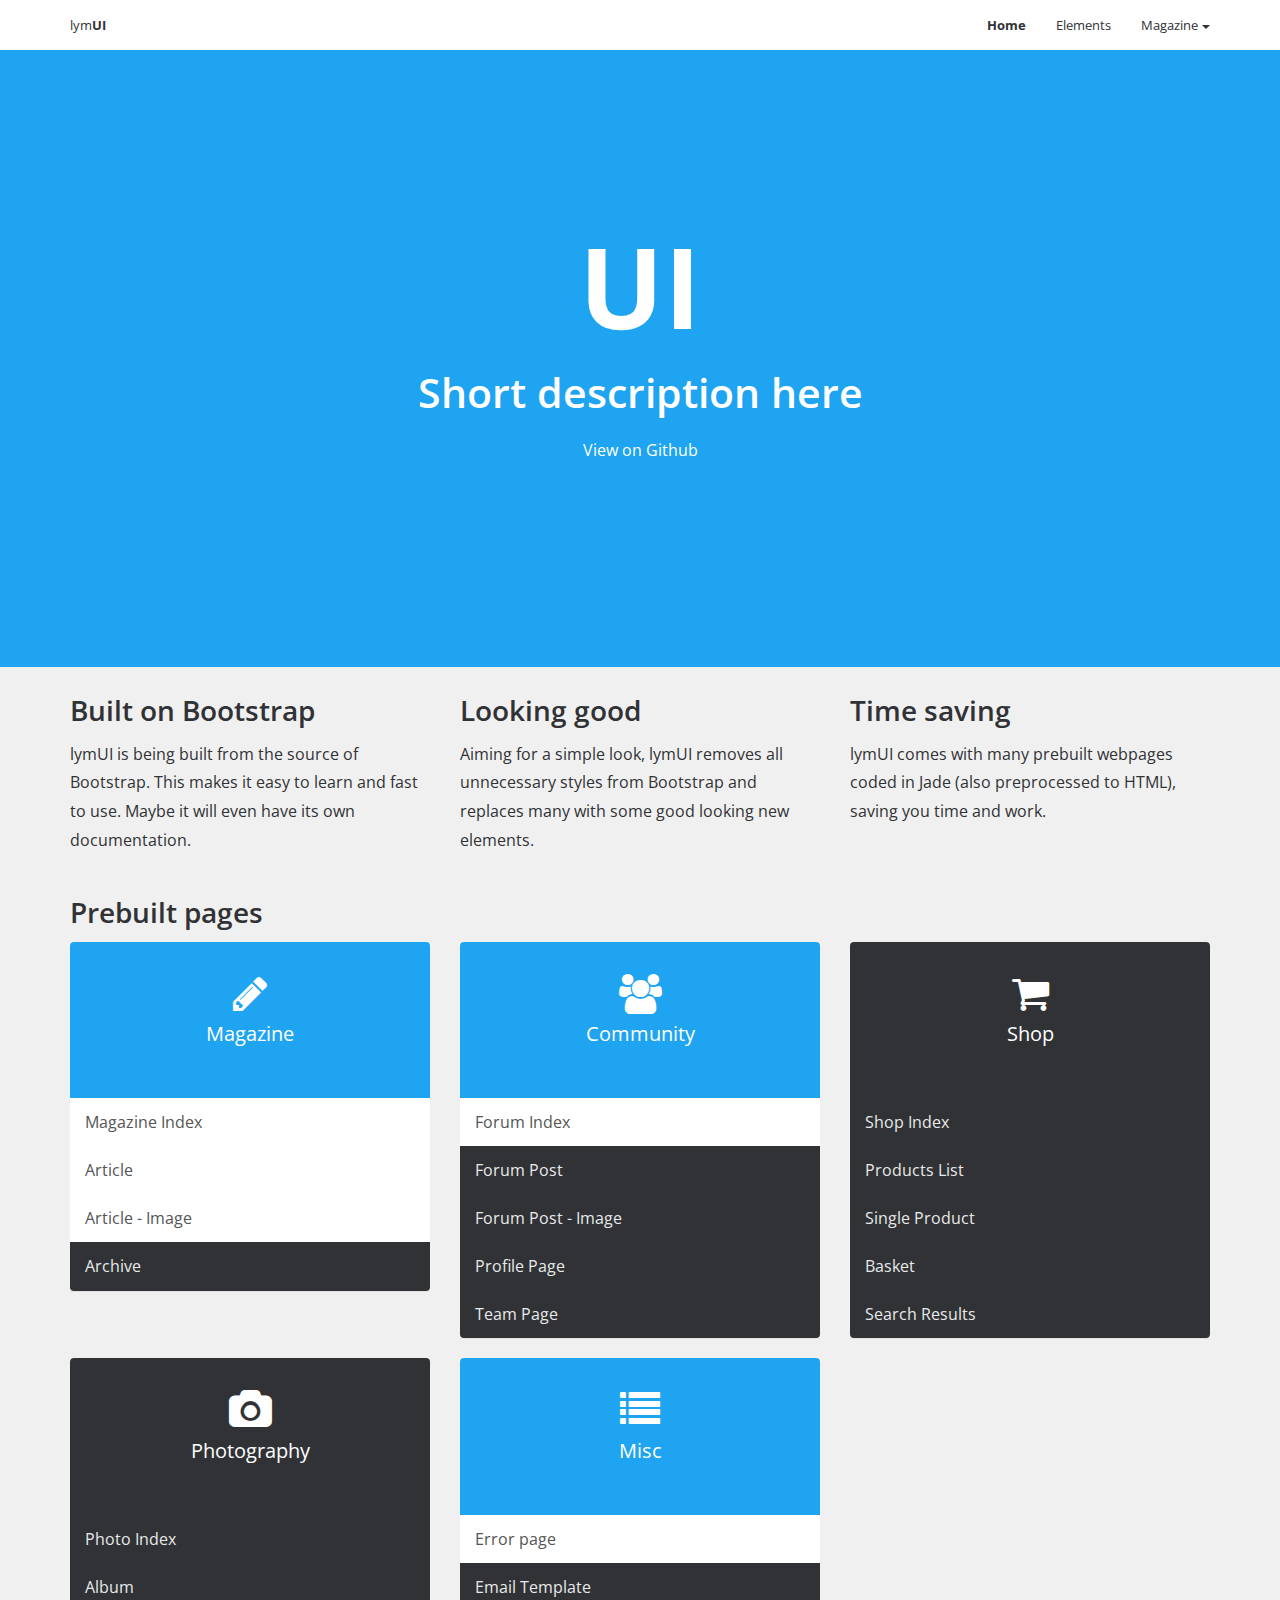
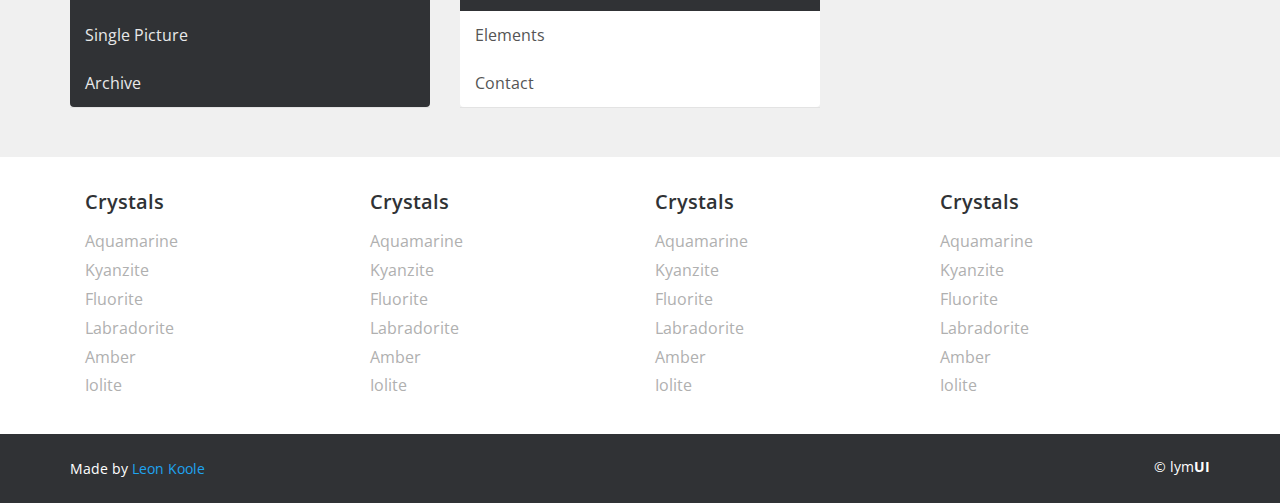
<file: index.html>
<!DOCTYPE html>
<html>
  <head>
    <meta charset="utf-8">
    <meta http-equiv="X-UA-Compatible" content="IE=edge">
    <meta name="viewport" content="width=device-width, initial-scale=1.0">
    <link rel="stylesheet" href="css/style.css">
    <title>LymUI - The next evolution in frameworks.</title>
  </head>
  <body>
    <nav class="navbar navbar-default navbar-static-top">
      <div class="container">
        <div class="navbar-header">
          <button type="button" data-toggle="collapse" data-target=".navbar-collapse" class="navbar-toggle"><span class="icon-bar"></span><span class="icon-bar"></span><span class="icon-bar"></span></button><a href="http://lym.io/UI/" class="navbar-brand">lym<strong>UI</strong></a>
        </div>
        <div class="collapse navbar-collapse">
          <ul class="nav navbar-nav navbar-right">
            <li class="active"><a href="/">Home</a></li>
            <li><a href="elements.html">Elements</a></li>
            <li class="dropdown"><a href="#" data-toggle="dropdown" class="dropdown-toggle">Magazine<span class="caret"></span></a>
              <ul role="menu" class="dropdown-menu">
                <li><a href="mag-index.html">Index</a></li>
                <li class="divider"></li>
                <li><a href="mag-article.html">Article</a></li>
                <li><a href="mag-article_image.html">Article - Image</a></li>
                <li class="divider"></li>
                <li class="disabled"><a href="archive.html">Archive</a></li>
              </ul>
            </li>
          </ul>
        </div>
      </div>
    </nav>
    <header class="jbt-huge text-center primary-bg">
      <div class="container">
        <div class="text-huge">UI</div>
        <h1>Short description here</h1>
        <p><a href="http://github.com/LymXX/UI" class="btn btn-primary">View on Github</a></p>
      </div>
    </header>
    <div class="container">
      <div class="row">
        <div class="col-md-4">
          <h3>Built on Bootstrap</h3>
          <p>lymUI is being built from the source of Bootstrap. This makes it easy to learn and fast to use. Maybe it will even have its own documentation.</p>
        </div>
        <div class="col-md-4">
          <h3>Looking good</h3>
          <p>Aiming for a simple look, lymUI removes all unnecessary styles from Bootstrap and replaces many with some good looking new elements.</p>
        </div>
        <div class="col-md-4">
          <h3>Time saving</h3>
          <p>lymUI comes with many prebuilt webpages coded in Jade (also preprocessed to HTML), saving you time and work.</p>
        </div>
      </div>
      <div class="row">
        <div class="col-md-12">
          <h3>Prebuilt pages</h3>
        </div>
      </div>
      <div class="row">
        <div class="col-md-4 col-sm-6">
          <div class="home-box text-center primary-bg"><i class="fa fa-pencil"></i>
            <p>Magazine</p>
          </div>
          <div class="list-group home-box-list"><a href="mag-index.html" class="list-group-item">Magazine Index</a><a href="mag-article.html" class="list-group-item">Article</a><a href="mag-article_image.html" class="list-group-item">Article - Image</a><a href="" class="list-group-item disabled">Archive</a></div>
        </div>
        <div class="col-md-4 col-sm-6">
          <div class="home-box text-center primary-bg"><i class="fa fa-group"></i>
            <p>Community</p>
          </div>
          <div class="list-group home-box-list"><a href="forum-index.html" class="list-group-item">Forum Index </a><a href="" class="list-group-item disabled">Forum Post</a><a href="" class="list-group-item disabled">Forum Post - Image</a><a href="" class="list-group-item disabled">Profile Page</a><a href="" class="list-group-item disabled">Team Page</a></div>
        </div>
        <div class="col-md-4 col-sm-6">
          <div class="home-box text-center gray-bg"><i class="fa fa-shopping-cart"></i>
            <p>Shop</p>
          </div>
          <div class="list-group home-box-list"><a href="" class="list-group-item disabled">Shop Index</a><a href="" class="list-group-item disabled">Products List</a><a href="" class="list-group-item disabled">Single Product</a><a href="" class="list-group-item disabled">Basket</a><a href="" class="list-group-item disabled">Search Results</a></div>
        </div>
        <div class="col-md-4 col-sm-6">
          <div class="home-box text-center gray-bg"><i class="fa fa-camera"></i>
            <p>Photography</p>
          </div>
          <div class="list-group home-box-list"><a href="" class="list-group-item disabled">Photo Index</a><a href="" class="list-group-item disabled">Album</a><a href="" class="list-group-item disabled">Single Picture</a><a href="" class="list-group-item disabled">Archive</a></div>
        </div>
        <div class="col-md-4 col-sm-6">
          <div class="home-box text-center primary-bg"><i class="fa fa-list"></i>
            <p>Misc</p>
          </div>
          <div class="list-group home-box-list"><a href="404.html" class="list-group-item">Error page</a><a href="" class="list-group-item disabled">Email Template</a><a href="elements.html" class="list-group-item">Elements</a><a href="contact.html" class="list-group-item">Contact</a></div>
        </div>
      </div>
    </div>
    <footer>
      <div class="footer-top white-bg">
        <div class="container">
          <div class="col-md-3">
            <h4>Crystals</h4>
            <ul class="list-unstyled">
              <li><a href="#">Aquamarine</a></li>
              <li><a href="#">Kyanzite</a></li>
              <li><a href="#">Fluorite</a></li>
              <li><a href="#">Labradorite</a></li>
              <li><a href="#">Amber</a></li>
              <li><a href="#">Iolite</a></li>
            </ul>
          </div>
          <div class="col-md-3">
            <h4>Crystals</h4>
            <ul class="list-unstyled">
              <li><a href="#">Aquamarine</a></li>
              <li><a href="#">Kyanzite</a></li>
              <li><a href="#">Fluorite</a></li>
              <li><a href="#">Labradorite</a></li>
              <li><a href="#">Amber</a></li>
              <li><a href="#">Iolite</a></li>
            </ul>
          </div>
          <div class="col-md-3">
            <h4>Crystals</h4>
            <ul class="list-unstyled">
              <li><a href="#">Aquamarine</a></li>
              <li><a href="#">Kyanzite</a></li>
              <li><a href="#">Fluorite</a></li>
              <li><a href="#">Labradorite</a></li>
              <li><a href="#">Amber</a></li>
              <li><a href="#">Iolite</a></li>
            </ul>
          </div>
          <div class="col-md-3">
            <h4>Crystals</h4>
            <ul class="list-unstyled">
              <li><a href="#">Aquamarine</a></li>
              <li><a href="#">Kyanzite</a></li>
              <li><a href="#">Fluorite</a></li>
              <li><a href="#">Labradorite</a></li>
              <li><a href="#">Amber</a></li>
              <li><a href="#">Iolite</a></li>
            </ul>
          </div>
        </div>
      </div>
      <div class="footer-bottom gray-bg">
        <div class="container"><small>Made by <a href="mailto:leon@makes.coffee">Leon Koole</a>
            <div class="pull-right">© lym<strong>UI</strong></div></small></div>
      </div>
    </footer>
    <script src="http://code.jquery.com/jquery-1.11.0.min.js"></script>
    <script src="js/UI.min.js"></script>
    <script src="js/perfbar.js"></script>
    <script type="text/javascript">
      perfBar.init({
        budget: {
          max: 10,
          min: 1x
        }
      });
    </script>
  </body>
</html>
</file>
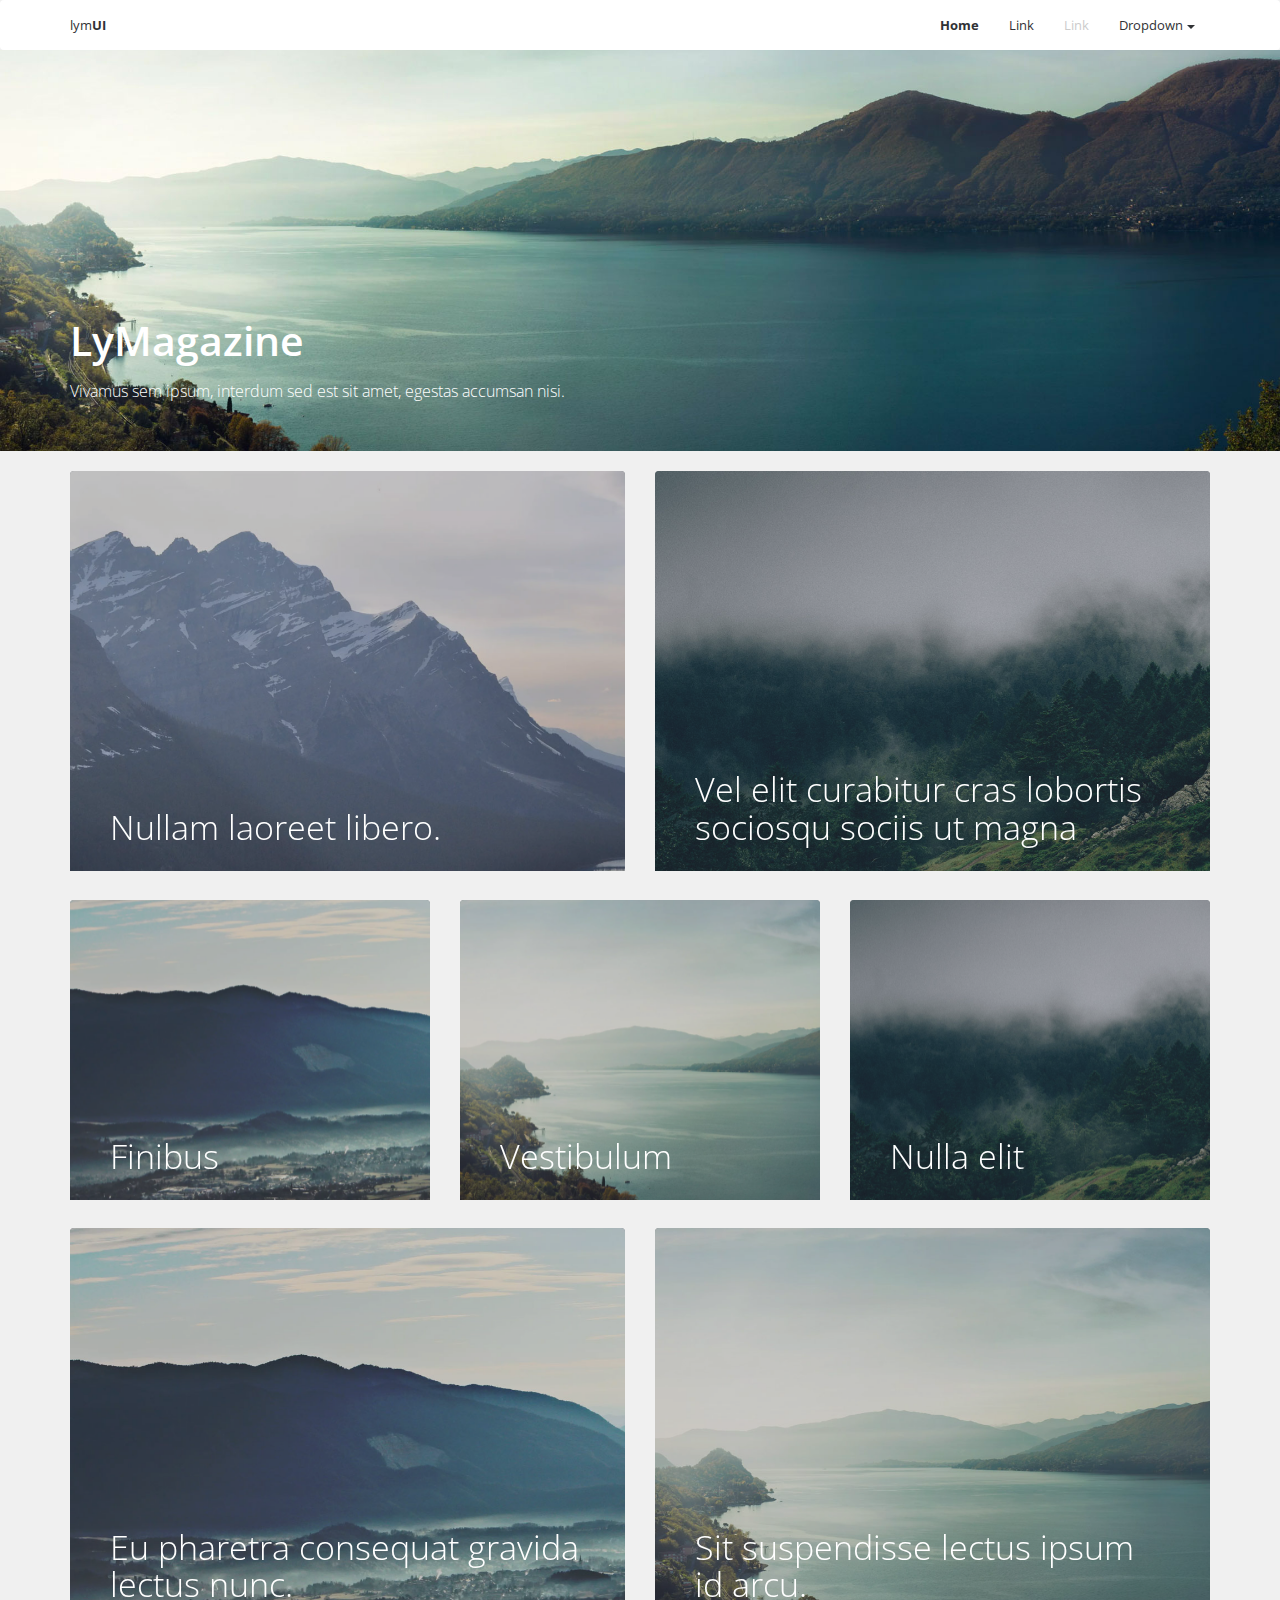
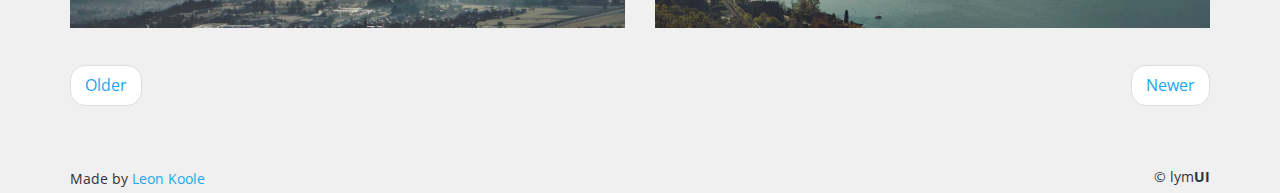
<file: blog-index.html>
<!DOCTYPE html>
<html>
  <head>
    <meta charset="utf-8">
    <meta http-equiv="X-UA-Compatible" content="IE=edge">
    <meta name="viewport" content="width=device-width, initial-scale=1.0">
    <link rel="stylesheet" href="css/style.css">
    <title>LymUI - Blog Index.</title>
  </head>
  <body>
    <nav class="navbar navbar-default">
      <div class="container">
        <div class="navbar-header">
          <button type="button" data-toggle="collapse" data-target=".navbar-collapse" class="navbar-toggle"><span class="icon-bar"></span><span class="icon-bar"></span><span class="icon-bar"></span></button><a href="http://lym.io/UI/" class="navbar-brand">lym<strong>UI</strong></a>
        </div>
        <div class="collapse navbar-collapse">
          <ul class="nav navbar-nav navbar-right">
            <li class="active"><a href="/">Home</a></li>
            <li><a href="#">Link</a></li>
            <li class="disabled"><a href="#">Link</a></li>
            <li class="dropdown"><a href="#" data-toggle="dropdown" class="dropdown-toggle">Dropdown<span class="caret"></span></a>
              <ul role="menu" class="dropdown-menu">
                <li class="active"><a href="#">Link</a></li>
                <li><a href="#">Link</a></li>
                <li class="divider"></li>
                <li><a href="#">Link</a></li>
                <li class="divider"></li>
                <li class="disabled"><a href="#">Link</a></li>
              </ul>
            </li>
          </ul>
        </div>
      </div>
    </nav>
    <header style="background-image: url(img/header-bg-4.jpg);" class="image">
      <div class="container">
        <h1>LyMagazine</h1>
        <p>Vivamus sem ipsum, interdum sed est sit amet, egestas accumsan nisi.</p>
      </div>
    </header>
    <div class="container">
      <div class="row">
        <div class="col-md-6">
          <figure class="magazine-fig"><img src="img/header-bg-2.jpg">
            <figcaption>
              <h2>Nullam laoreet libero. </h2>
              <p>In International News</p><a href="#"></a>
            </figcaption>
          </figure>
        </div>
        <div class="col-md-6">
          <figure class="magazine-fig"><img src="img/header-bg-1.jpg">
            <figcaption>
              <h2>Vel elit curabitur cras lobortis sociosqu sociis ut magna</h2>
              <p>In International News</p><a href="#"></a>
            </figcaption>
          </figure>
        </div>
      </div>
      <div class="row">
        <div class="col-md-4">
          <figure class="magazine-fig magazine-fig-small"><img src="img/header-bg-3.jpg">
            <figcaption>
              <h2>Finibus</h2>
              <p>In International News</p><a href="#"></a>
            </figcaption>
          </figure>
        </div>
        <div class="col-md-4">
          <figure class="magazine-fig magazine-fig-small"><img src="img/header-bg-4.jpg">
            <figcaption>
              <h2>Vestibulum</h2>
              <p>In International News</p><a href="#"></a>
            </figcaption>
          </figure>
        </div>
        <div class="col-md-4">
          <figure class="magazine-fig magazine-fig-small"><img src="img/header-bg-1.jpg">
            <figcaption>
              <h2>Nulla elit</h2>
              <p>In International News</p><a href="#"></a>
            </figcaption>
          </figure>
        </div>
      </div>
      <div class="row">
        <div class="col-md-6">
          <figure class="magazine-fig"><img src="img/header-bg-3.jpg">
            <figcaption>
              <h2>Eu pharetra consequat gravida lectus nunc.</h2>
              <p>In International News</p><a href="#"></a>
            </figcaption>
          </figure>
        </div>
        <div class="col-md-6">
          <figure class="magazine-fig"><img src="img/header-bg-4.jpg">
            <figcaption>
              <h2>Sit suspendisse lectus ipsum id arcu.</h2>
              <p>In International News</p><a href="#"></a>
            </figcaption>
          </figure>
        </div>
      </div>
      <ul class="pager">
        <li class="previous"><a href="#">Older</a></li>
        <li class="next"><a href="#">Newer</a></li>
      </ul>
    </div>
    <footer>
      <div class="container"><small>Made by <a href="mailto:leon@makes.coffee">Leon Koole</a>
          <div class="pull-right">© lym<strong>UI</strong></div></small></div>
    </footer>
    <script src="http://code.jquery.com/jquery-1.11.0.min.js"></script>
    <script src="js/UI.min.js"></script>
    <script src="js/perfbar.js"></script>
    <script type="text/javascript">
      perfBar.init({
        budget: {
          max: 10,
          min: 1x
        }
      });
    </script>
  </body>
</html>
</file>
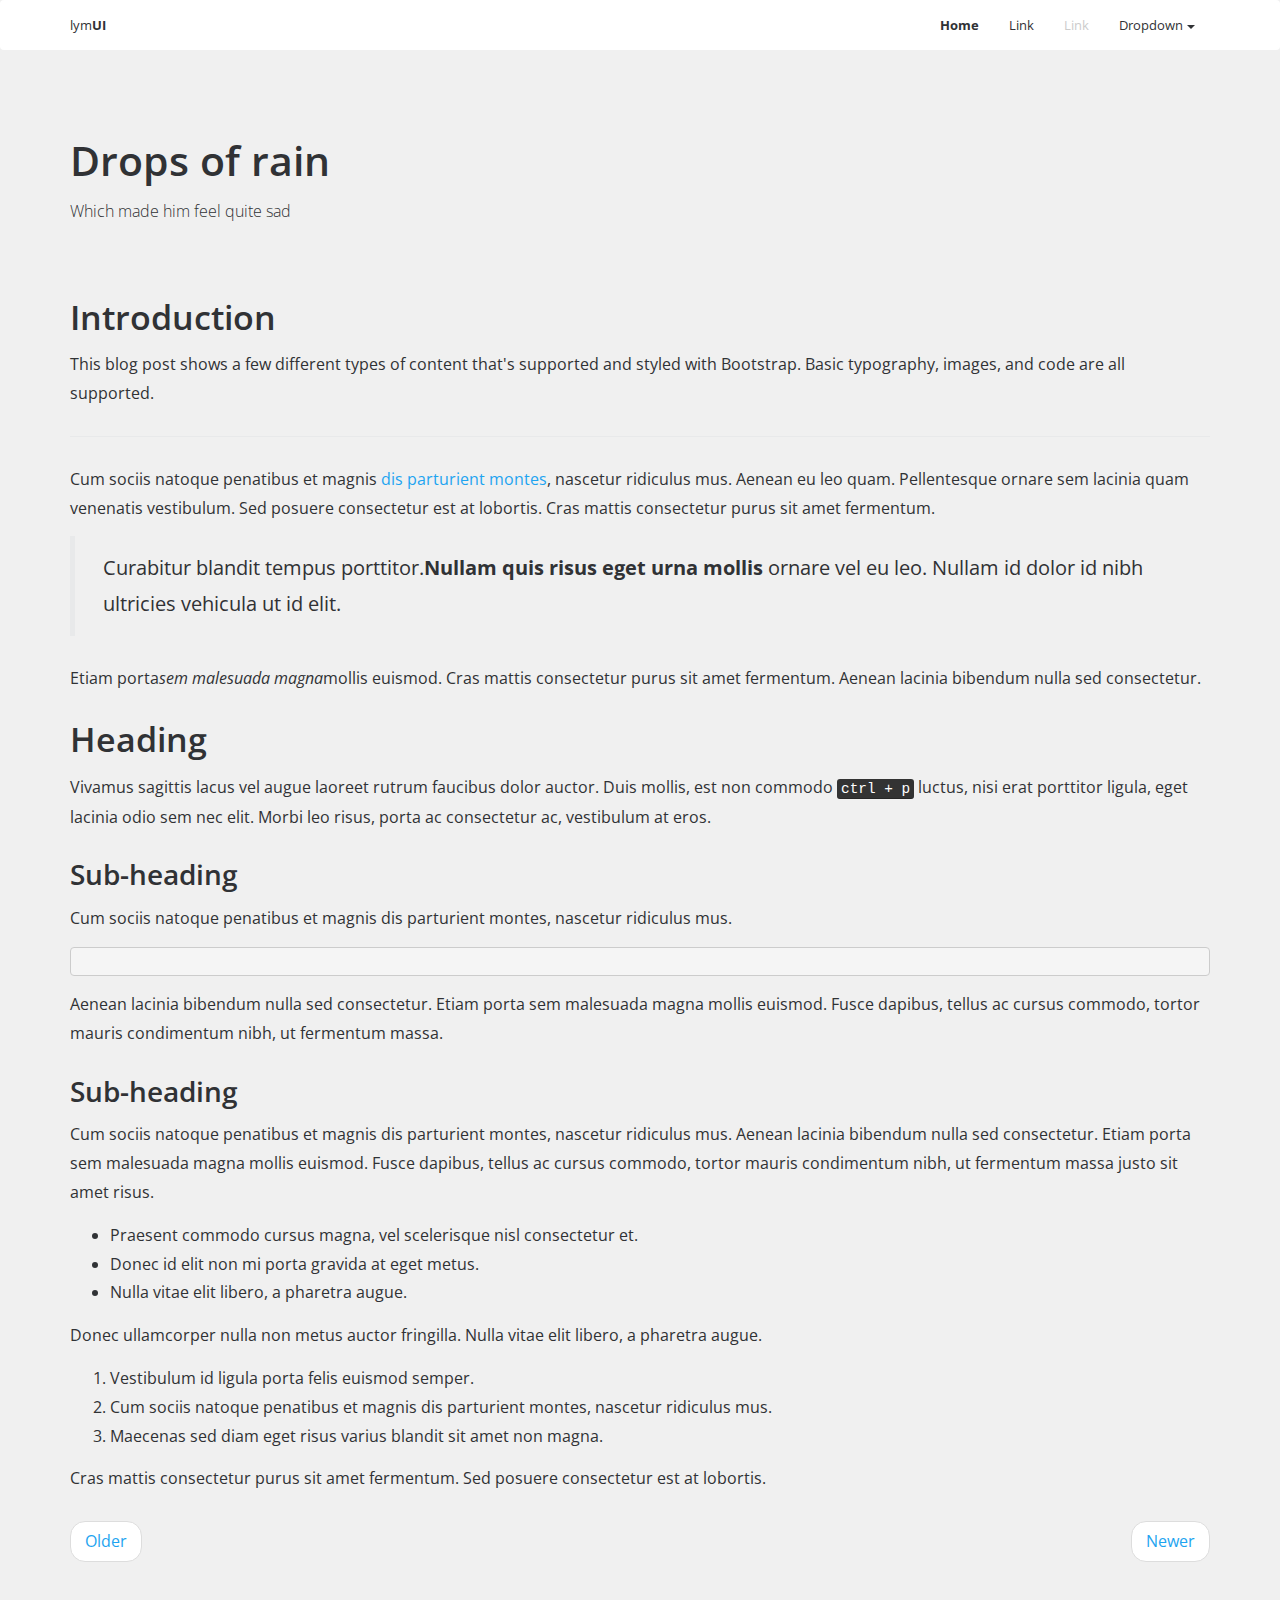
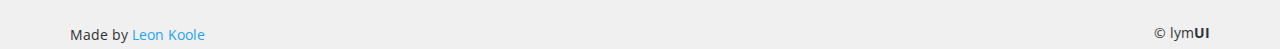
<file: blog-post.html>
<!DOCTYPE html>
<html>
  <head>
    <meta charset="utf-8">
    <meta http-equiv="X-UA-Compatible" content="IE=edge">
    <meta name="viewport" content="width=device-width, initial-scale=1.0">
    <link rel="stylesheet" href="css/style.css">
    <title>LymUI - Blog Post.</title>
  </head>
  <body>
    <nav class="navbar navbar-default">
      <div class="container">
        <div class="navbar-header">
          <button type="button" data-toggle="collapse" data-target=".navbar-collapse" class="navbar-toggle"><span class="icon-bar"></span><span class="icon-bar"></span><span class="icon-bar"></span></button><a href="http://lym.io/UI/" class="navbar-brand">lym<strong>UI</strong></a>
        </div>
        <div class="collapse navbar-collapse">
          <ul class="nav navbar-nav navbar-right">
            <li class="active"><a href="/">Home</a></li>
            <li><a href="#">Link</a></li>
            <li class="disabled"><a href="#">Link</a></li>
            <li class="dropdown"><a href="#" data-toggle="dropdown" class="dropdown-toggle">Dropdown<span class="caret"></span></a>
              <ul role="menu" class="dropdown-menu">
                <li class="active"><a href="#">Link</a></li>
                <li><a href="#">Link</a></li>
                <li class="divider"></li>
                <li><a href="#">Link</a></li>
                <li class="divider"></li>
                <li class="disabled"><a href="#">Link</a></li>
              </ul>
            </li>
          </ul>
        </div>
      </div>
    </nav>
    <header>
      <div class="container">
        <h1>Drops of rain</h1>
        <p>Which made him feel quite sad</p>
      </div>
    </header>
    <div class="container">
      <article>
        <h2>Introduction</h2>
        <p>This blog post shows a few different types of content that's supported and styled with Bootstrap. Basic typography, images, and code are all supported.</p>
        <hr>
        <p>Cum sociis natoque penatibus et magnis <a href="#">dis parturient montes</a>, nascetur ridiculus mus. Aenean eu leo quam. Pellentesque ornare sem lacinia quam venenatis vestibulum. Sed posuere consectetur est at lobortis. Cras mattis consectetur purus sit amet fermentum.</p>
        <blockquote>
          <p>Curabitur blandit tempus porttitor.<strong>Nullam quis risus eget urna mollis </strong>ornare vel eu leo. Nullam id dolor id nibh ultricies vehicula ut id elit.</p>
        </blockquote>
        <p>Etiam porta<em>sem malesuada magna</em>mollis euismod. Cras mattis consectetur purus sit amet fermentum. Aenean lacinia bibendum nulla sed consectetur.</p>
        <h2>Heading</h2>
        <p>Vivamus sagittis lacus vel augue laoreet rutrum faucibus dolor auctor. Duis mollis, est non commodo <kbd>ctrl + p</kbd> luctus, nisi erat porttitor ligula, eget lacinia odio sem nec elit. Morbi leo risus, porta ac consectetur ac, vestibulum at eros.</p>
        <h3>Sub-heading</h3>
        <p>Cum sociis natoque penatibus et magnis dis parturient montes, nascetur ridiculus mus.</p>
        <pre></pre>
        <p>Aenean lacinia bibendum nulla sed consectetur. Etiam porta sem malesuada magna mollis euismod. Fusce dapibus, tellus ac cursus commodo, tortor mauris condimentum nibh, ut fermentum massa.</p>
        <h3>Sub-heading</h3>
        <p>Cum sociis natoque penatibus et magnis dis parturient montes, nascetur ridiculus mus. Aenean lacinia bibendum nulla sed consectetur. Etiam porta sem malesuada magna mollis euismod. Fusce dapibus, tellus ac cursus commodo, tortor mauris condimentum nibh, ut fermentum massa justo sit amet risus.</p>
        <ul>
          <li>Praesent commodo cursus magna, vel scelerisque nisl consectetur et.</li>
          <li>Donec id elit non mi porta gravida at eget metus.</li>
          <li>Nulla vitae elit libero, a pharetra augue.</li>
        </ul>
        <p>Donec ullamcorper nulla non metus auctor fringilla. Nulla vitae elit libero, a pharetra augue.</p>
        <ol>
          <li>Vestibulum id ligula porta felis euismod semper.</li>
          <li>Cum sociis natoque penatibus et magnis dis parturient montes, nascetur ridiculus mus.</li>
          <li>Maecenas sed diam eget risus varius blandit sit amet non magna.</li>
        </ol>
        <p>Cras mattis consectetur purus sit amet fermentum. Sed posuere consectetur est at lobortis.</p>
      </article>
      <ul class="pager">
        <li class="previous"><a href="#">Older</a></li>
        <li class="next"><a href="#">Newer</a></li>
      </ul>
    </div>
    <footer>
      <div class="container"><small>Made by <a href="mailto:leon@makes.coffee">Leon Koole</a>
          <div class="pull-right">© lym<strong>UI</strong></div></small></div>
    </footer>
    <script src="http://code.jquery.com/jquery-1.11.0.min.js"></script>
    <script src="js/UI.min.js"></script>
    <script src="js/perfbar.js"></script>
    <script type="text/javascript">
      perfBar.init({
        budget: {
          max: 10,
          min: 1x
        }
      });
    </script>
  </body>
</html>
</file>
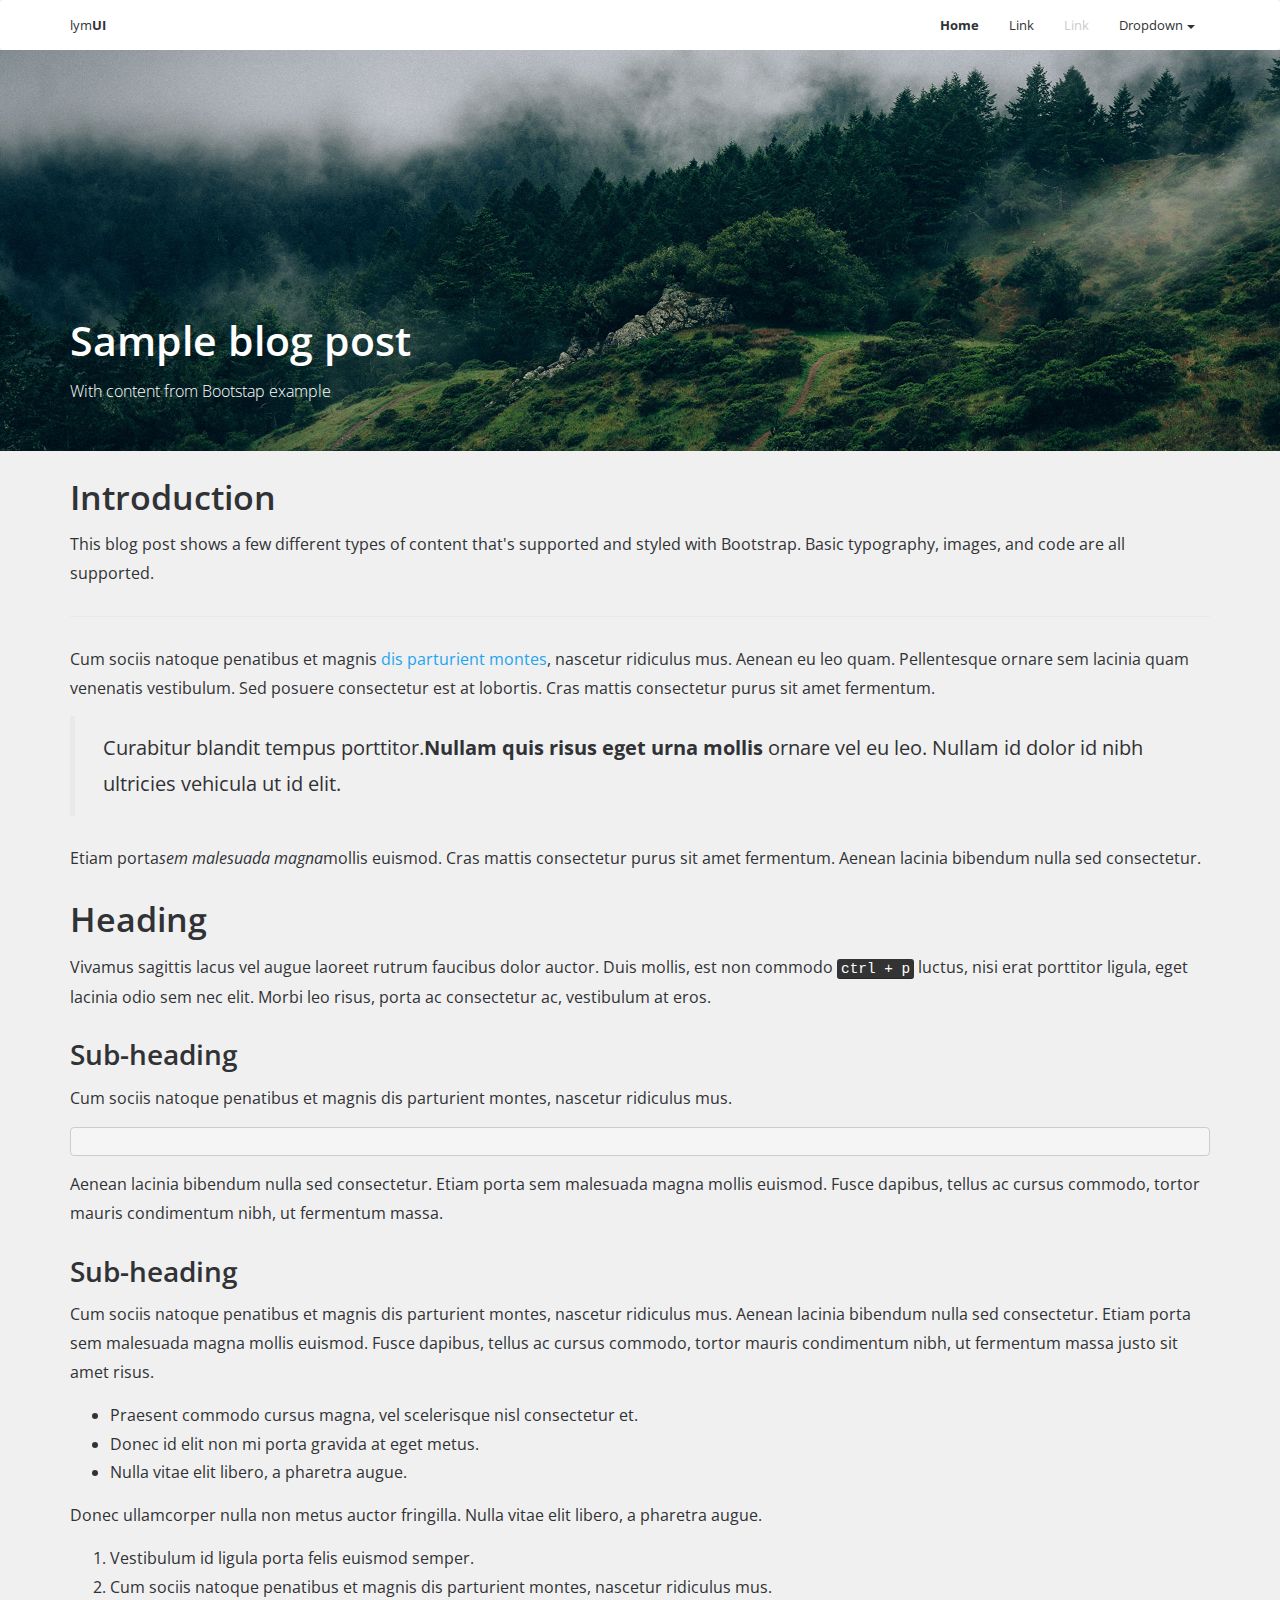
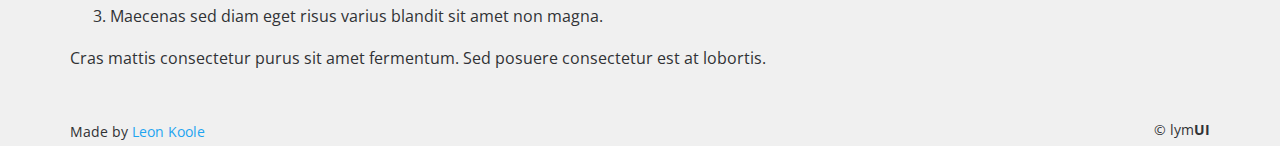
<file: blog-post_image.html>
<!DOCTYPE html>
<html>
  <head>
    <meta charset="utf-8">
    <meta http-equiv="X-UA-Compatible" content="IE=edge">
    <meta name="viewport" content="width=device-width, initial-scale=1.0">
    <link rel="stylesheet" href="css/style.css">
    <title>LymUI - Blog Post with Image.</title>
  </head>
  <body>
    <nav class="navbar navbar-default">
      <div class="container">
        <div class="navbar-header">
          <button type="button" data-toggle="collapse" data-target=".navbar-collapse" class="navbar-toggle"><span class="icon-bar"></span><span class="icon-bar"></span><span class="icon-bar"></span></button><a href="http://lym.io/UI/" class="navbar-brand">lym<strong>UI</strong></a>
        </div>
        <div class="collapse navbar-collapse">
          <ul class="nav navbar-nav navbar-right">
            <li class="active"><a href="/">Home</a></li>
            <li><a href="#">Link</a></li>
            <li class="disabled"><a href="#">Link</a></li>
            <li class="dropdown"><a href="#" data-toggle="dropdown" class="dropdown-toggle">Dropdown<span class="caret"></span></a>
              <ul role="menu" class="dropdown-menu">
                <li class="active"><a href="#">Link</a></li>
                <li><a href="#">Link</a></li>
                <li class="divider"></li>
                <li><a href="#">Link</a></li>
                <li class="divider"></li>
                <li class="disabled"><a href="#">Link</a></li>
              </ul>
            </li>
          </ul>
        </div>
      </div>
    </nav>
    <header style="background-image: url(img/header-bg-1.jpg);" class="image">
      <div class="container">
        <h1>Sample blog post</h1>
        <p>With content from Bootstap example</p>
      </div>
    </header>
    <div class="container">
      <article>
        <h2>Introduction</h2>
        <p>This blog post shows a few different types of content that's supported and styled with Bootstrap. Basic typography, images, and code are all supported.</p>
        <hr>
        <p>Cum sociis natoque penatibus et magnis <a href="#">dis parturient montes</a>, nascetur ridiculus mus. Aenean eu leo quam. Pellentesque ornare sem lacinia quam venenatis vestibulum. Sed posuere consectetur est at lobortis. Cras mattis consectetur purus sit amet fermentum.</p>
        <blockquote>
          <p>Curabitur blandit tempus porttitor.<strong>Nullam quis risus eget urna mollis </strong>ornare vel eu leo. Nullam id dolor id nibh ultricies vehicula ut id elit.</p>
        </blockquote>
        <p>Etiam porta<em>sem malesuada magna</em>mollis euismod. Cras mattis consectetur purus sit amet fermentum. Aenean lacinia bibendum nulla sed consectetur.</p>
        <h2>Heading</h2>
        <p>Vivamus sagittis lacus vel augue laoreet rutrum faucibus dolor auctor. Duis mollis, est non commodo <kbd>ctrl + p</kbd> luctus, nisi erat porttitor ligula, eget lacinia odio sem nec elit. Morbi leo risus, porta ac consectetur ac, vestibulum at eros.</p>
        <h3>Sub-heading</h3>
        <p>Cum sociis natoque penatibus et magnis dis parturient montes, nascetur ridiculus mus.</p>
        <pre></pre>
        <p>Aenean lacinia bibendum nulla sed consectetur. Etiam porta sem malesuada magna mollis euismod. Fusce dapibus, tellus ac cursus commodo, tortor mauris condimentum nibh, ut fermentum massa.</p>
        <h3>Sub-heading</h3>
        <p>Cum sociis natoque penatibus et magnis dis parturient montes, nascetur ridiculus mus. Aenean lacinia bibendum nulla sed consectetur. Etiam porta sem malesuada magna mollis euismod. Fusce dapibus, tellus ac cursus commodo, tortor mauris condimentum nibh, ut fermentum massa justo sit amet risus.</p>
        <ul>
          <li>Praesent commodo cursus magna, vel scelerisque nisl consectetur et.</li>
          <li>Donec id elit non mi porta gravida at eget metus.</li>
          <li>Nulla vitae elit libero, a pharetra augue.</li>
        </ul>
        <p>Donec ullamcorper nulla non metus auctor fringilla. Nulla vitae elit libero, a pharetra augue.</p>
        <ol>
          <li>Vestibulum id ligula porta felis euismod semper.</li>
          <li>Cum sociis natoque penatibus et magnis dis parturient montes, nascetur ridiculus mus.</li>
          <li>Maecenas sed diam eget risus varius blandit sit amet non magna.</li>
        </ol>
        <p>Cras mattis consectetur purus sit amet fermentum. Sed posuere consectetur est at lobortis.</p>
      </article>
    </div>
    <footer>
      <div class="container"><small>Made by <a href="mailto:leon@makes.coffee">Leon Koole</a>
          <div class="pull-right">© lym<strong>UI</strong></div></small></div>
    </footer>
    <script src="http://code.jquery.com/jquery-1.11.0.min.js"></script>
    <script src="js/UI.min.js"></script>
    <script src="js/perfbar.js"></script>
    <script type="text/javascript">
      perfBar.init({
        budget: {
          max: 10,
          min: 1x
        }
      });
    </script>
  </body>
</html>
</file>
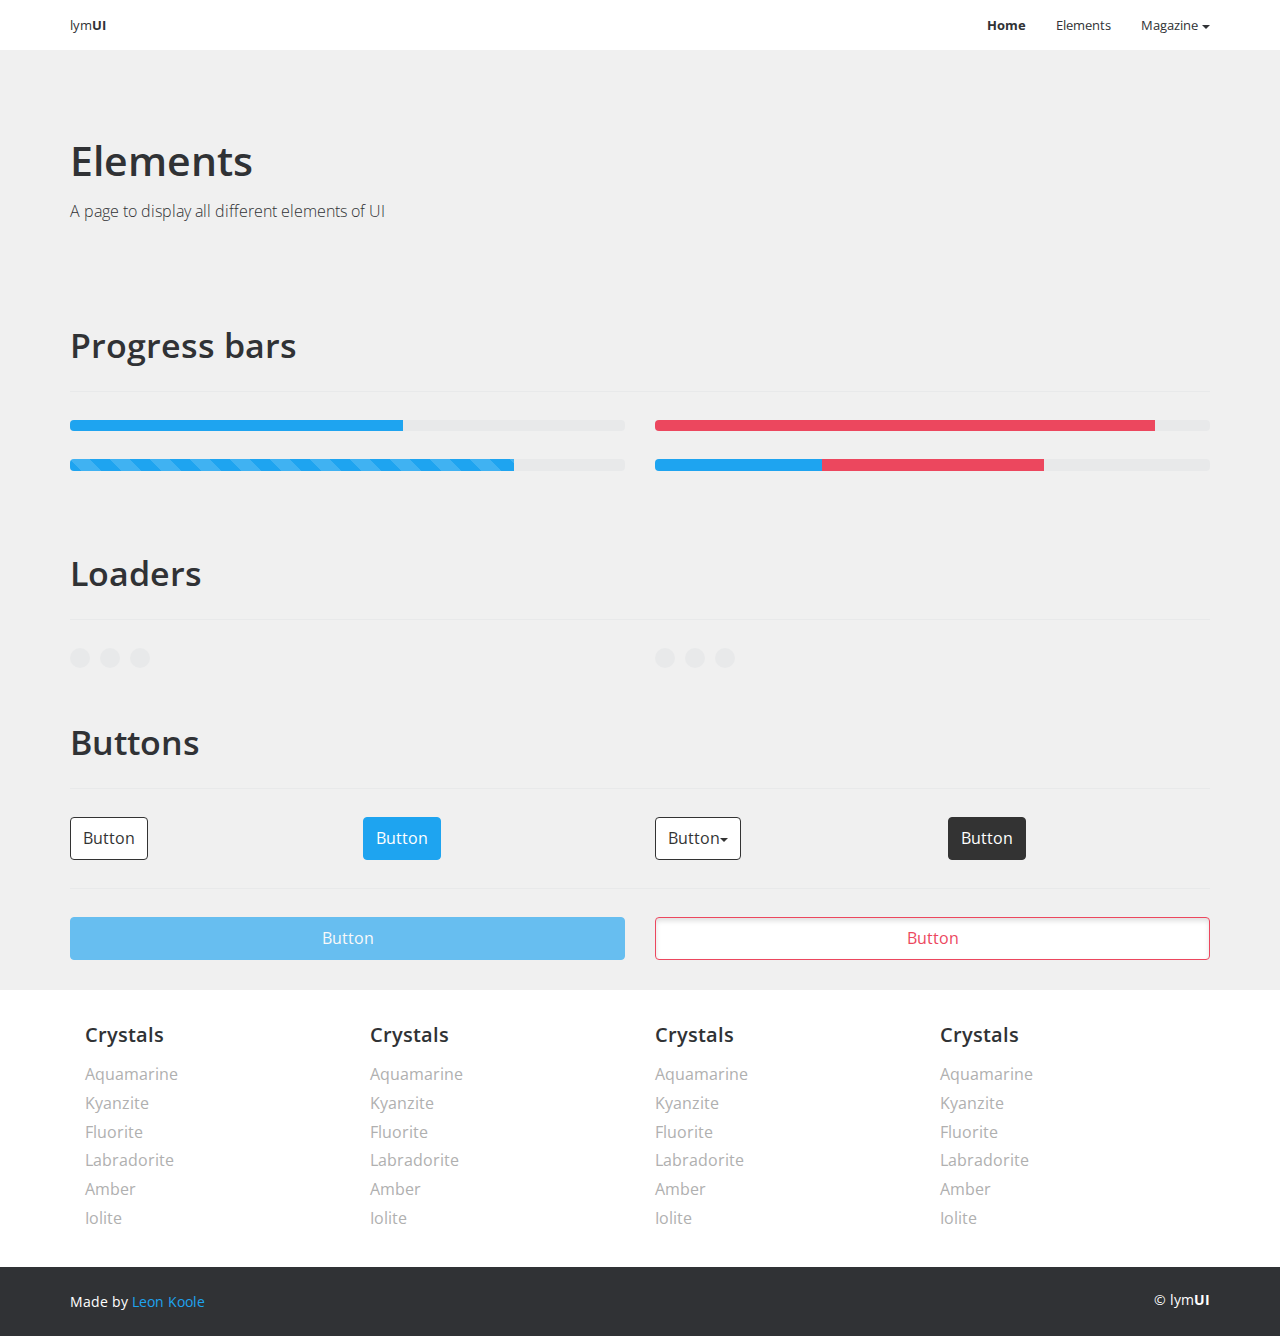
<file: elements.html>
<!DOCTYPE html>
<html>
  <head>
    <meta charset="utf-8">
    <meta http-equiv="X-UA-Compatible" content="IE=edge">
    <meta name="viewport" content="width=device-width, initial-scale=1.0">
    <link rel="stylesheet" href="css/style.css">
    <title>LymUI - Blog Post.</title>
  </head>
  <body>
    <nav class="navbar navbar-default navbar-static-top">
      <div class="container">
        <div class="navbar-header">
          <button type="button" data-toggle="collapse" data-target=".navbar-collapse" class="navbar-toggle"><span class="icon-bar"></span><span class="icon-bar"></span><span class="icon-bar"></span></button><a href="http://lym.io/UI/" class="navbar-brand">lym<strong>UI</strong></a>
        </div>
        <div class="collapse navbar-collapse">
          <ul class="nav navbar-nav navbar-right">
            <li class="active"><a href="/">Home</a></li>
            <li><a href="elements.html">Elements</a></li>
            <li class="dropdown"><a href="#" data-toggle="dropdown" class="dropdown-toggle">Magazine<span class="caret"></span></a>
              <ul role="menu" class="dropdown-menu">
                <li><a href="mag-index.html">Index</a></li>
                <li class="divider"></li>
                <li><a href="mag-article.html">Article</a></li>
                <li><a href="mag-article_image.html">Article - Image</a></li>
                <li class="divider"></li>
                <li class="disabled"><a href="archive.html">Archive</a></li>
              </ul>
            </li>
          </ul>
        </div>
      </div>
    </nav>
    <header>
      <div class="container">
        <h1>Elements</h1>
        <p>A page to display all different elements of UI</p>
      </div>
    </header>
    <div class="container">
      <div class="page-header">
        <h2>Progress bars</h2>
      </div>
      <div class="row">
        <div class="col-md-6">
          <div class="progress">
            <div style="width: 60%;" class="progress-bar"></div>
          </div>
        </div>
        <div class="col-md-6">
          <div class="progress">
            <div style="width: 90%;" class="progress-bar progress-bar-secondary"></div>
          </div>
        </div>
      </div>
      <div class="row">
        <div class="col-md-6">
          <div class="progress">
            <div style="width: 80%;" class="progress-bar progress-bar-striped active"></div>
          </div>
        </div>
        <div class="col-md-6">
          <div class="progress">
            <div style="width: 30%;" class="progress-bar"></div>
            <div style="width: 40%;" class="progress-bar progress-bar-secondary"></div>
          </div>
        </div>
      </div>
      <div class="page-header">
        <h2>Loaders</h2>
      </div>
      <div class="row">
        <div class="col-xs-6">
          <div class="loader-dots"></div>
        </div>
        <div class="col-xs-6">
          <div class="loader-dots-sec"></div>
        </div>
      </div>
      <div class="page-header">
        <h2>Buttons</h2>
      </div>
      <div class="row">
        <div class="col-md-3 col-xs-6">
          <button class="btn btn-default">Button</button>
        </div>
        <div class="col-md-3 col-xs-6">
          <button class="btn btn-primary">Button</button>
        </div>
        <div class="col-md-3 col-xs-6">
          <div class="dropdown">
            <button id="dropdownMenu1" type="button" data-toggle="dropdown" class="btn btn-default dropdown-toggle">Button<span class="caret"></span></button>
            <ul role="menu" aria-labelledby="dropdownMenu1" class="dropdown-menu">
              <li role="presentation"><a role="menuitem" tabindex="-1" href="#">Action</a></li>
              <li role="presentation"><a role="menuitem" tabindex="-1" href="#">Another action</a></li>
              <li role="presentation"><a role="menuitem" tabindex="-1" href="#">Something else here</a></li>
              <li role="presentation" class="divider"></li>
              <li role="presentation"><a role="menuitem" tabindex="-1" href="#">Separated link</a></li>
            </ul>
          </div>
        </div>
        <div class="col-md-3 col-xs-6">
          <button class="btn btn-inverse">Button</button>
        </div>
      </div>
      <hr>
      <div class="row">
        <div class="col-md-6">
          <button class="btn btn-primary btn-block disabled">Button</button>
        </div>
        <div class="col-md-6">
          <button class="btn btn-secondary btn-block active">Button</button>
        </div>
      </div>
    </div>
    <footer>
      <div class="footer-top white-bg">
        <div class="container">
          <div class="col-md-3">
            <h4>Crystals</h4>
            <ul class="list-unstyled">
              <li><a href="#">Aquamarine</a></li>
              <li><a href="#">Kyanzite</a></li>
              <li><a href="#">Fluorite</a></li>
              <li><a href="#">Labradorite</a></li>
              <li><a href="#">Amber</a></li>
              <li><a href="#">Iolite</a></li>
            </ul>
          </div>
          <div class="col-md-3">
            <h4>Crystals</h4>
            <ul class="list-unstyled">
              <li><a href="#">Aquamarine</a></li>
              <li><a href="#">Kyanzite</a></li>
              <li><a href="#">Fluorite</a></li>
              <li><a href="#">Labradorite</a></li>
              <li><a href="#">Amber</a></li>
              <li><a href="#">Iolite</a></li>
            </ul>
          </div>
          <div class="col-md-3">
            <h4>Crystals</h4>
            <ul class="list-unstyled">
              <li><a href="#">Aquamarine</a></li>
              <li><a href="#">Kyanzite</a></li>
              <li><a href="#">Fluorite</a></li>
              <li><a href="#">Labradorite</a></li>
              <li><a href="#">Amber</a></li>
              <li><a href="#">Iolite</a></li>
            </ul>
          </div>
          <div class="col-md-3">
            <h4>Crystals</h4>
            <ul class="list-unstyled">
              <li><a href="#">Aquamarine</a></li>
              <li><a href="#">Kyanzite</a></li>
              <li><a href="#">Fluorite</a></li>
              <li><a href="#">Labradorite</a></li>
              <li><a href="#">Amber</a></li>
              <li><a href="#">Iolite</a></li>
            </ul>
          </div>
        </div>
      </div>
      <div class="footer-bottom gray-bg">
        <div class="container"><small>Made by <a href="mailto:leon@makes.coffee">Leon Koole</a>
            <div class="pull-right">© lym<strong>UI</strong></div></small></div>
      </div>
    </footer>
    <script src="http://code.jquery.com/jquery-1.11.0.min.js"></script>
    <script src="js/UI.min.js"></script>
    <script src="js/perfbar.js"></script>
    <script type="text/javascript">
      perfBar.init({
        budget: {
          max: 10,
          min: 1x
        }
      });
    </script>
  </body>
</html>
</file>
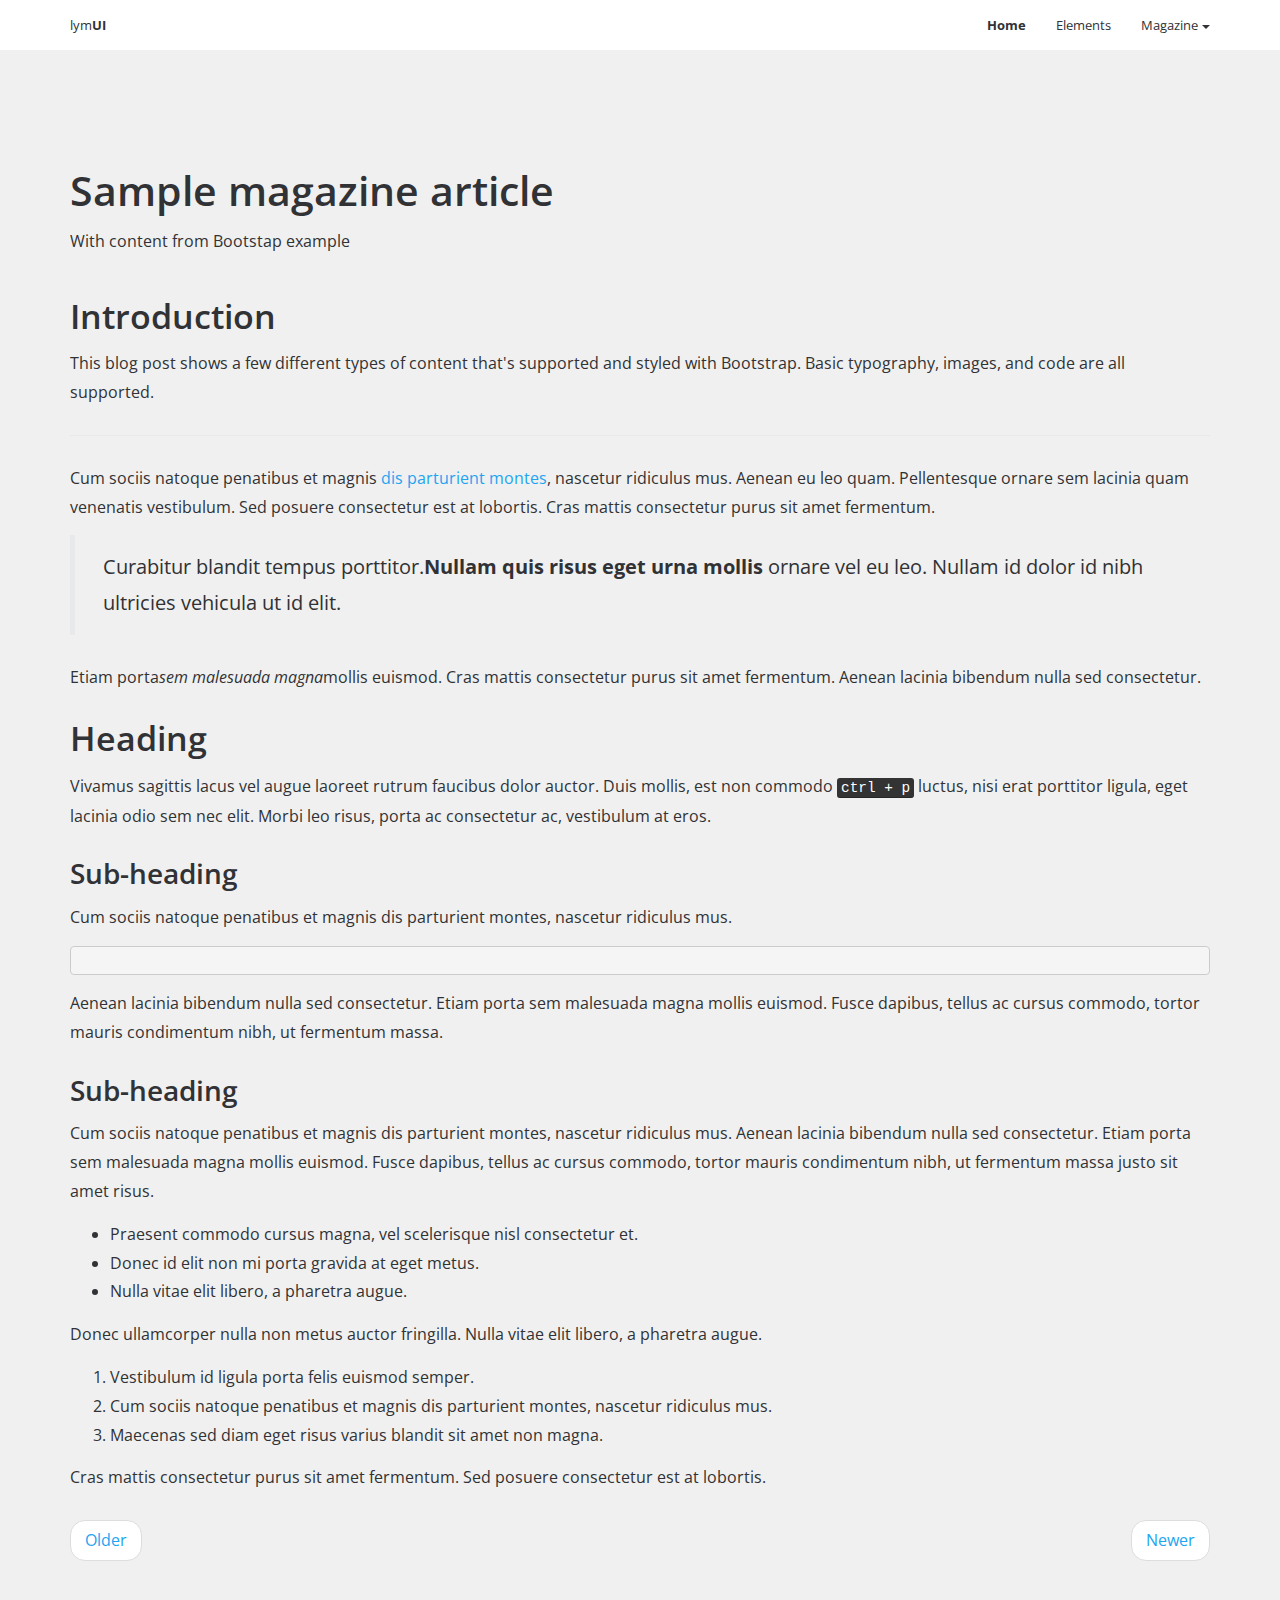
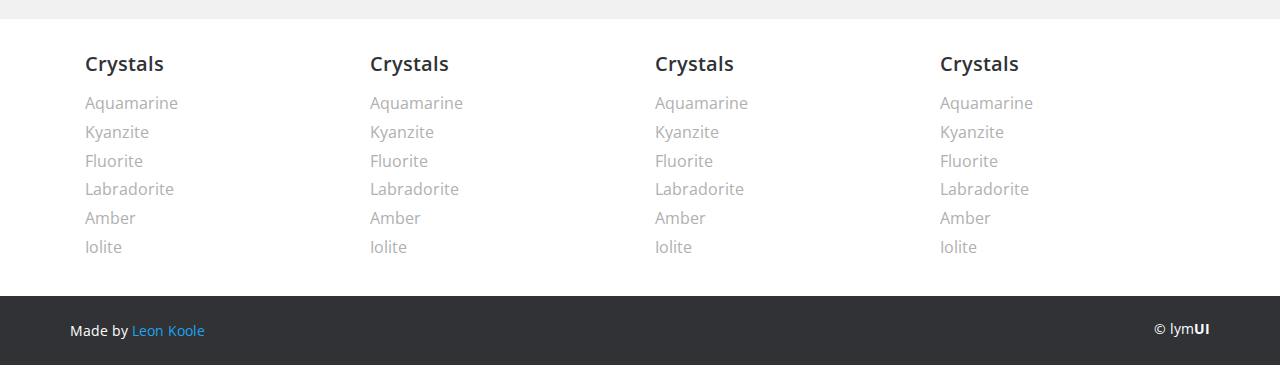
<file: mag-article.html>
<!DOCTYPE html>
<html>
  <head>
    <meta charset="utf-8">
    <meta http-equiv="X-UA-Compatible" content="IE=edge">
    <meta name="viewport" content="width=device-width, initial-scale=1.0">
    <link rel="stylesheet" href="css/style.css">
    <title>LymUI - Article.</title>
  </head>
  <body>
    <nav class="navbar navbar-default navbar-static-top">
      <div class="container">
        <div class="navbar-header">
          <button type="button" data-toggle="collapse" data-target=".navbar-collapse" class="navbar-toggle"><span class="icon-bar"></span><span class="icon-bar"></span><span class="icon-bar"></span></button><a href="http://lym.io/UI/" class="navbar-brand">lym<strong>UI</strong></a>
        </div>
        <div class="collapse navbar-collapse">
          <ul class="nav navbar-nav navbar-right">
            <li class="active"><a href="/">Home</a></li>
            <li><a href="elements.html">Elements</a></li>
            <li class="dropdown"><a href="#" data-toggle="dropdown" class="dropdown-toggle">Magazine<span class="caret"></span></a>
              <ul role="menu" class="dropdown-menu">
                <li><a href="mag-index.html">Index</a></li>
                <li class="divider"></li>
                <li><a href="mag-article.html">Article</a></li>
                <li><a href="mag-article_image.html">Article - Image</a></li>
                <li class="divider"></li>
                <li class="disabled"><a href="archive.html">Archive</a></li>
              </ul>
            </li>
          </ul>
        </div>
      </div>
    </nav>
    <header></header>
    <div class="container">
      <h1>Sample magazine article</h1>
      <p>With content from Bootstap example</p>
    </div>
    <div class="container">
      <article>
        <h2>Introduction</h2>
        <p>This blog post shows a few different types of content that's supported and styled with Bootstrap. Basic typography, images, and code are all supported.</p>
        <hr>
        <p>Cum sociis natoque penatibus et magnis <a href="#">dis parturient montes</a>, nascetur ridiculus mus. Aenean eu leo quam. Pellentesque ornare sem lacinia quam venenatis vestibulum. Sed posuere consectetur est at lobortis. Cras mattis consectetur purus sit amet fermentum.</p>
        <blockquote>
          <p>Curabitur blandit tempus porttitor.<strong>Nullam quis risus eget urna mollis </strong>ornare vel eu leo. Nullam id dolor id nibh ultricies vehicula ut id elit.</p>
        </blockquote>
        <p>Etiam porta<em>sem malesuada magna</em>mollis euismod. Cras mattis consectetur purus sit amet fermentum. Aenean lacinia bibendum nulla sed consectetur.</p>
        <h2>Heading</h2>
        <p>Vivamus sagittis lacus vel augue laoreet rutrum faucibus dolor auctor. Duis mollis, est non commodo <kbd>ctrl + p</kbd> luctus, nisi erat porttitor ligula, eget lacinia odio sem nec elit. Morbi leo risus, porta ac consectetur ac, vestibulum at eros.</p>
        <h3>Sub-heading</h3>
        <p>Cum sociis natoque penatibus et magnis dis parturient montes, nascetur ridiculus mus.</p>
        <pre></pre>
        <p>Aenean lacinia bibendum nulla sed consectetur. Etiam porta sem malesuada magna mollis euismod. Fusce dapibus, tellus ac cursus commodo, tortor mauris condimentum nibh, ut fermentum massa.</p>
        <h3>Sub-heading</h3>
        <p>Cum sociis natoque penatibus et magnis dis parturient montes, nascetur ridiculus mus. Aenean lacinia bibendum nulla sed consectetur. Etiam porta sem malesuada magna mollis euismod. Fusce dapibus, tellus ac cursus commodo, tortor mauris condimentum nibh, ut fermentum massa justo sit amet risus.</p>
        <ul>
          <li>Praesent commodo cursus magna, vel scelerisque nisl consectetur et.</li>
          <li>Donec id elit non mi porta gravida at eget metus.</li>
          <li>Nulla vitae elit libero, a pharetra augue.</li>
        </ul>
        <p>Donec ullamcorper nulla non metus auctor fringilla. Nulla vitae elit libero, a pharetra augue.</p>
        <ol>
          <li>Vestibulum id ligula porta felis euismod semper.</li>
          <li>Cum sociis natoque penatibus et magnis dis parturient montes, nascetur ridiculus mus.</li>
          <li>Maecenas sed diam eget risus varius blandit sit amet non magna.</li>
        </ol>
        <p>Cras mattis consectetur purus sit amet fermentum. Sed posuere consectetur est at lobortis.</p>
      </article>
      <ul class="pager">
        <li class="previous"><a href="#">Older</a></li>
        <li class="next"><a href="#">Newer</a></li>
      </ul>
    </div>
    <footer>
      <div class="footer-top white-bg">
        <div class="container">
          <div class="col-md-3">
            <h4>Crystals</h4>
            <ul class="list-unstyled">
              <li><a href="#">Aquamarine</a></li>
              <li><a href="#">Kyanzite</a></li>
              <li><a href="#">Fluorite</a></li>
              <li><a href="#">Labradorite</a></li>
              <li><a href="#">Amber</a></li>
              <li><a href="#">Iolite</a></li>
            </ul>
          </div>
          <div class="col-md-3">
            <h4>Crystals</h4>
            <ul class="list-unstyled">
              <li><a href="#">Aquamarine</a></li>
              <li><a href="#">Kyanzite</a></li>
              <li><a href="#">Fluorite</a></li>
              <li><a href="#">Labradorite</a></li>
              <li><a href="#">Amber</a></li>
              <li><a href="#">Iolite</a></li>
            </ul>
          </div>
          <div class="col-md-3">
            <h4>Crystals</h4>
            <ul class="list-unstyled">
              <li><a href="#">Aquamarine</a></li>
              <li><a href="#">Kyanzite</a></li>
              <li><a href="#">Fluorite</a></li>
              <li><a href="#">Labradorite</a></li>
              <li><a href="#">Amber</a></li>
              <li><a href="#">Iolite</a></li>
            </ul>
          </div>
          <div class="col-md-3">
            <h4>Crystals</h4>
            <ul class="list-unstyled">
              <li><a href="#">Aquamarine</a></li>
              <li><a href="#">Kyanzite</a></li>
              <li><a href="#">Fluorite</a></li>
              <li><a href="#">Labradorite</a></li>
              <li><a href="#">Amber</a></li>
              <li><a href="#">Iolite</a></li>
            </ul>
          </div>
        </div>
      </div>
      <div class="footer-bottom gray-bg">
        <div class="container"><small>Made by <a href="mailto:leon@makes.coffee">Leon Koole</a>
            <div class="pull-right">© lym<strong>UI</strong></div></small></div>
      </div>
    </footer>
    <script src="http://code.jquery.com/jquery-1.11.0.min.js"></script>
    <script src="js/UI.min.js"></script>
    <script src="js/perfbar.js"></script>
    <script type="text/javascript">
      perfBar.init({
        budget: {
          max: 10,
          min: 1x
        }
      });
    </script>
  </body>
</html>
</file>
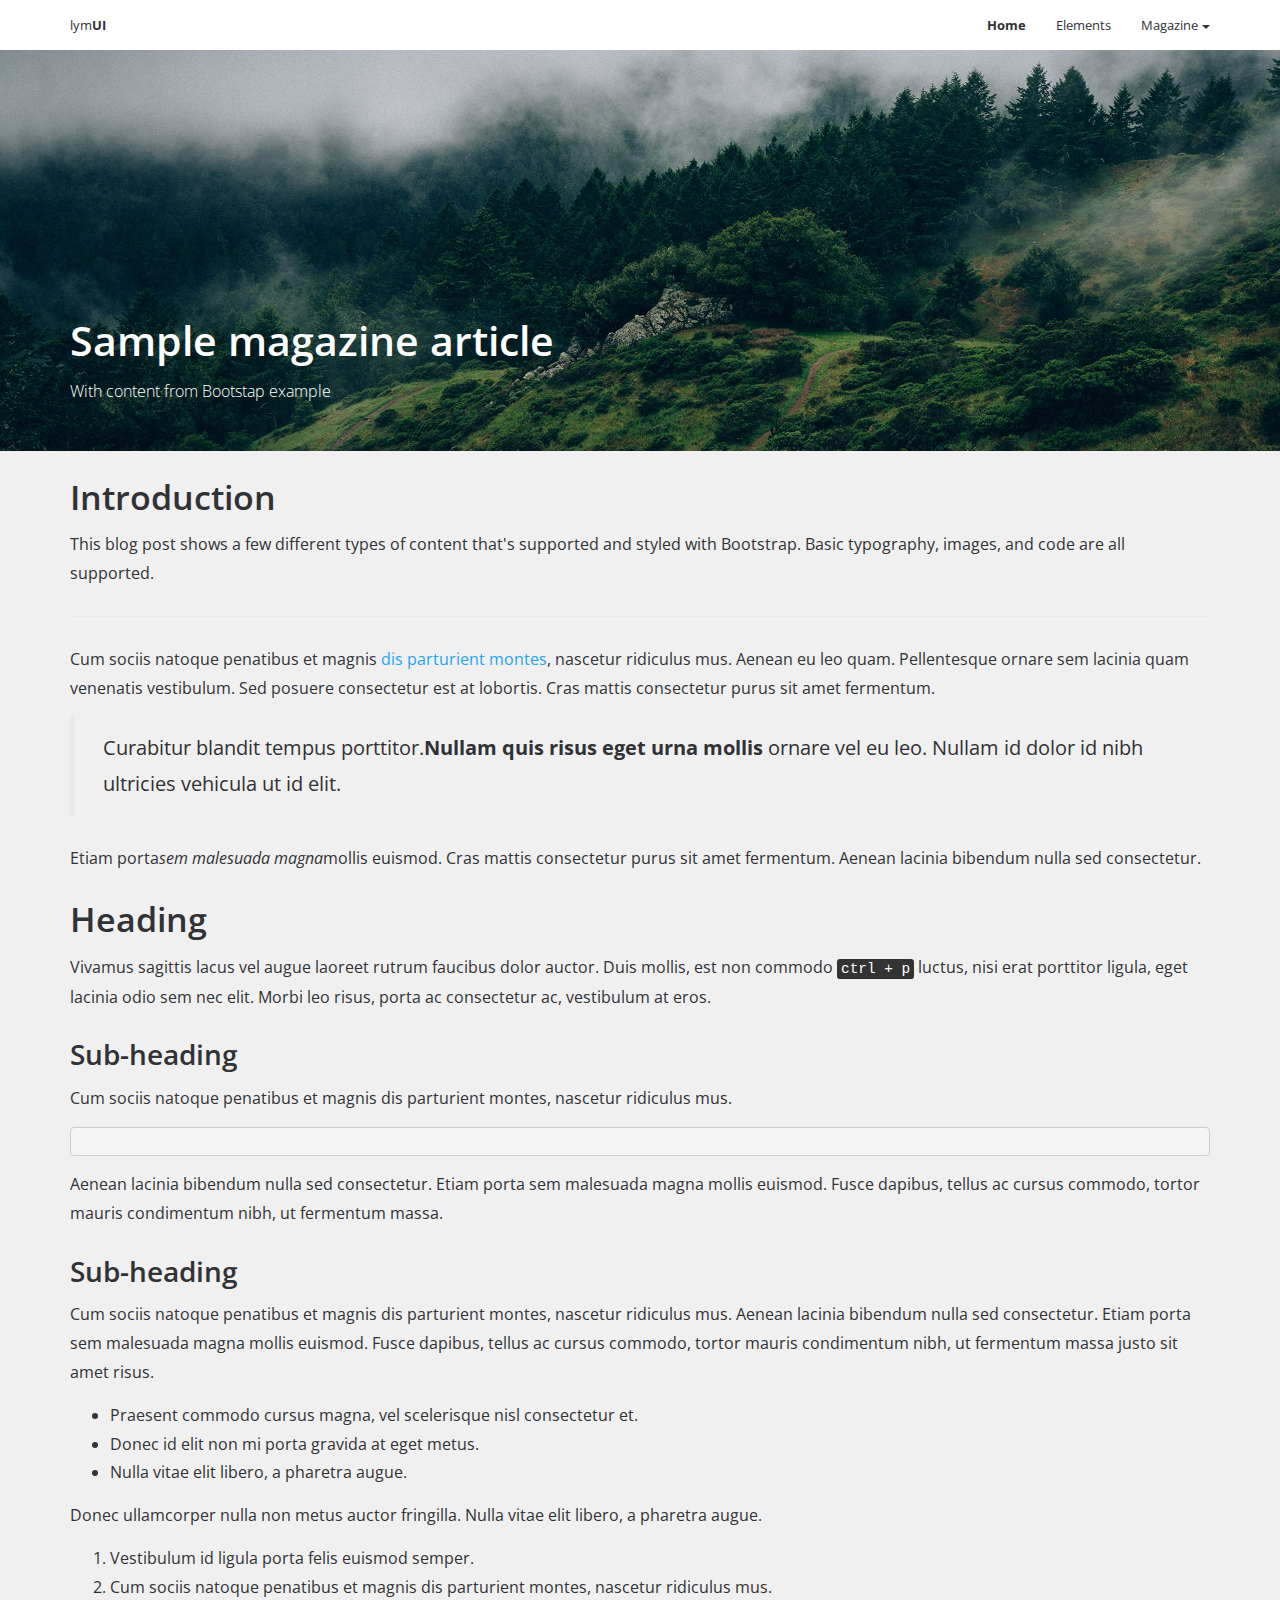
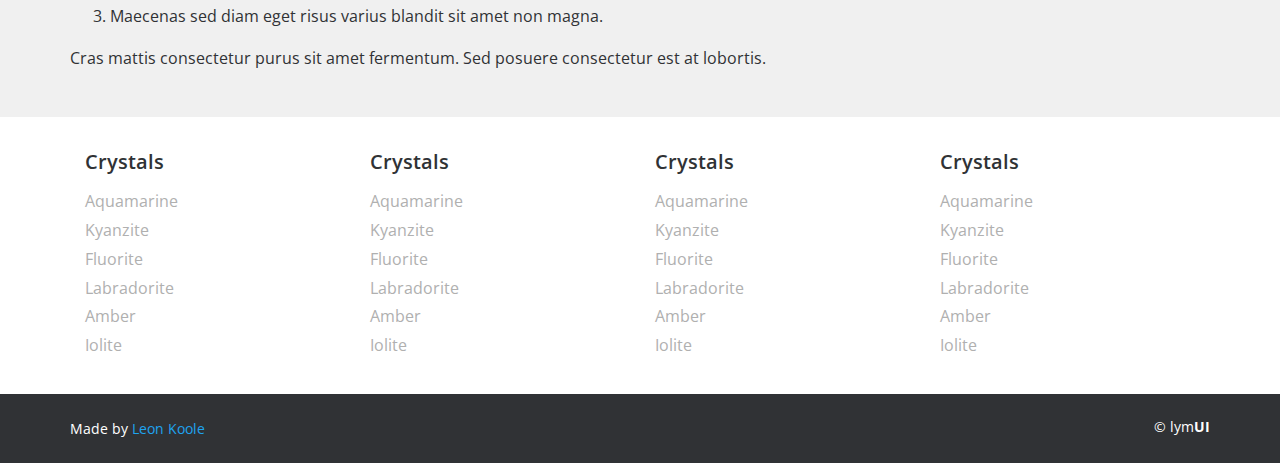
<file: mag-article_image.html>
<!DOCTYPE html>
<html>
  <head>
    <meta charset="utf-8">
    <meta http-equiv="X-UA-Compatible" content="IE=edge">
    <meta name="viewport" content="width=device-width, initial-scale=1.0">
    <link rel="stylesheet" href="css/style.css">
    <title>LymUI - Article with Image.</title>
  </head>
  <body>
    <nav class="navbar navbar-default navbar-static-top">
      <div class="container">
        <div class="navbar-header">
          <button type="button" data-toggle="collapse" data-target=".navbar-collapse" class="navbar-toggle"><span class="icon-bar"></span><span class="icon-bar"></span><span class="icon-bar"></span></button><a href="http://lym.io/UI/" class="navbar-brand">lym<strong>UI</strong></a>
        </div>
        <div class="collapse navbar-collapse">
          <ul class="nav navbar-nav navbar-right">
            <li class="active"><a href="/">Home</a></li>
            <li><a href="elements.html">Elements</a></li>
            <li class="dropdown"><a href="#" data-toggle="dropdown" class="dropdown-toggle">Magazine<span class="caret"></span></a>
              <ul role="menu" class="dropdown-menu">
                <li><a href="mag-index.html">Index</a></li>
                <li class="divider"></li>
                <li><a href="mag-article.html">Article</a></li>
                <li><a href="mag-article_image.html">Article - Image</a></li>
                <li class="divider"></li>
                <li class="disabled"><a href="archive.html">Archive</a></li>
              </ul>
            </li>
          </ul>
        </div>
      </div>
    </nav>
    <header style="background-image: url(img/header-bg-1.jpg);" class="image">
      <div class="container">
        <h1>Sample magazine article</h1>
        <p>With content from Bootstap example</p>
      </div>
    </header>
    <div class="container">
      <article>
        <h2>Introduction</h2>
        <p>This blog post shows a few different types of content that's supported and styled with Bootstrap. Basic typography, images, and code are all supported.</p>
        <hr>
        <p>Cum sociis natoque penatibus et magnis <a href="#">dis parturient montes</a>, nascetur ridiculus mus. Aenean eu leo quam. Pellentesque ornare sem lacinia quam venenatis vestibulum. Sed posuere consectetur est at lobortis. Cras mattis consectetur purus sit amet fermentum.</p>
        <blockquote>
          <p>Curabitur blandit tempus porttitor.<strong>Nullam quis risus eget urna mollis </strong>ornare vel eu leo. Nullam id dolor id nibh ultricies vehicula ut id elit.</p>
        </blockquote>
        <p>Etiam porta<em>sem malesuada magna</em>mollis euismod. Cras mattis consectetur purus sit amet fermentum. Aenean lacinia bibendum nulla sed consectetur.</p>
        <h2>Heading</h2>
        <p>Vivamus sagittis lacus vel augue laoreet rutrum faucibus dolor auctor. Duis mollis, est non commodo <kbd>ctrl + p</kbd> luctus, nisi erat porttitor ligula, eget lacinia odio sem nec elit. Morbi leo risus, porta ac consectetur ac, vestibulum at eros.</p>
        <h3>Sub-heading</h3>
        <p>Cum sociis natoque penatibus et magnis dis parturient montes, nascetur ridiculus mus.</p>
        <pre></pre>
        <p>Aenean lacinia bibendum nulla sed consectetur. Etiam porta sem malesuada magna mollis euismod. Fusce dapibus, tellus ac cursus commodo, tortor mauris condimentum nibh, ut fermentum massa.</p>
        <h3>Sub-heading</h3>
        <p>Cum sociis natoque penatibus et magnis dis parturient montes, nascetur ridiculus mus. Aenean lacinia bibendum nulla sed consectetur. Etiam porta sem malesuada magna mollis euismod. Fusce dapibus, tellus ac cursus commodo, tortor mauris condimentum nibh, ut fermentum massa justo sit amet risus.</p>
        <ul>
          <li>Praesent commodo cursus magna, vel scelerisque nisl consectetur et.</li>
          <li>Donec id elit non mi porta gravida at eget metus.</li>
          <li>Nulla vitae elit libero, a pharetra augue.</li>
        </ul>
        <p>Donec ullamcorper nulla non metus auctor fringilla. Nulla vitae elit libero, a pharetra augue.</p>
        <ol>
          <li>Vestibulum id ligula porta felis euismod semper.</li>
          <li>Cum sociis natoque penatibus et magnis dis parturient montes, nascetur ridiculus mus.</li>
          <li>Maecenas sed diam eget risus varius blandit sit amet non magna.</li>
        </ol>
        <p>Cras mattis consectetur purus sit amet fermentum. Sed posuere consectetur est at lobortis.</p>
      </article>
    </div>
    <footer>
      <div class="footer-top white-bg">
        <div class="container">
          <div class="col-md-3">
            <h4>Crystals</h4>
            <ul class="list-unstyled">
              <li><a href="#">Aquamarine</a></li>
              <li><a href="#">Kyanzite</a></li>
              <li><a href="#">Fluorite</a></li>
              <li><a href="#">Labradorite</a></li>
              <li><a href="#">Amber</a></li>
              <li><a href="#">Iolite</a></li>
            </ul>
          </div>
          <div class="col-md-3">
            <h4>Crystals</h4>
            <ul class="list-unstyled">
              <li><a href="#">Aquamarine</a></li>
              <li><a href="#">Kyanzite</a></li>
              <li><a href="#">Fluorite</a></li>
              <li><a href="#">Labradorite</a></li>
              <li><a href="#">Amber</a></li>
              <li><a href="#">Iolite</a></li>
            </ul>
          </div>
          <div class="col-md-3">
            <h4>Crystals</h4>
            <ul class="list-unstyled">
              <li><a href="#">Aquamarine</a></li>
              <li><a href="#">Kyanzite</a></li>
              <li><a href="#">Fluorite</a></li>
              <li><a href="#">Labradorite</a></li>
              <li><a href="#">Amber</a></li>
              <li><a href="#">Iolite</a></li>
            </ul>
          </div>
          <div class="col-md-3">
            <h4>Crystals</h4>
            <ul class="list-unstyled">
              <li><a href="#">Aquamarine</a></li>
              <li><a href="#">Kyanzite</a></li>
              <li><a href="#">Fluorite</a></li>
              <li><a href="#">Labradorite</a></li>
              <li><a href="#">Amber</a></li>
              <li><a href="#">Iolite</a></li>
            </ul>
          </div>
        </div>
      </div>
      <div class="footer-bottom gray-bg">
        <div class="container"><small>Made by <a href="mailto:leon@makes.coffee">Leon Koole</a>
            <div class="pull-right">© lym<strong>UI</strong></div></small></div>
      </div>
    </footer>
    <script src="http://code.jquery.com/jquery-1.11.0.min.js"></script>
    <script src="js/UI.min.js"></script>
    <script src="js/perfbar.js"></script>
    <script type="text/javascript">
      perfBar.init({
        budget: {
          max: 10,
          min: 1x
        }
      });
    </script>
  </body>
</html>
</file>
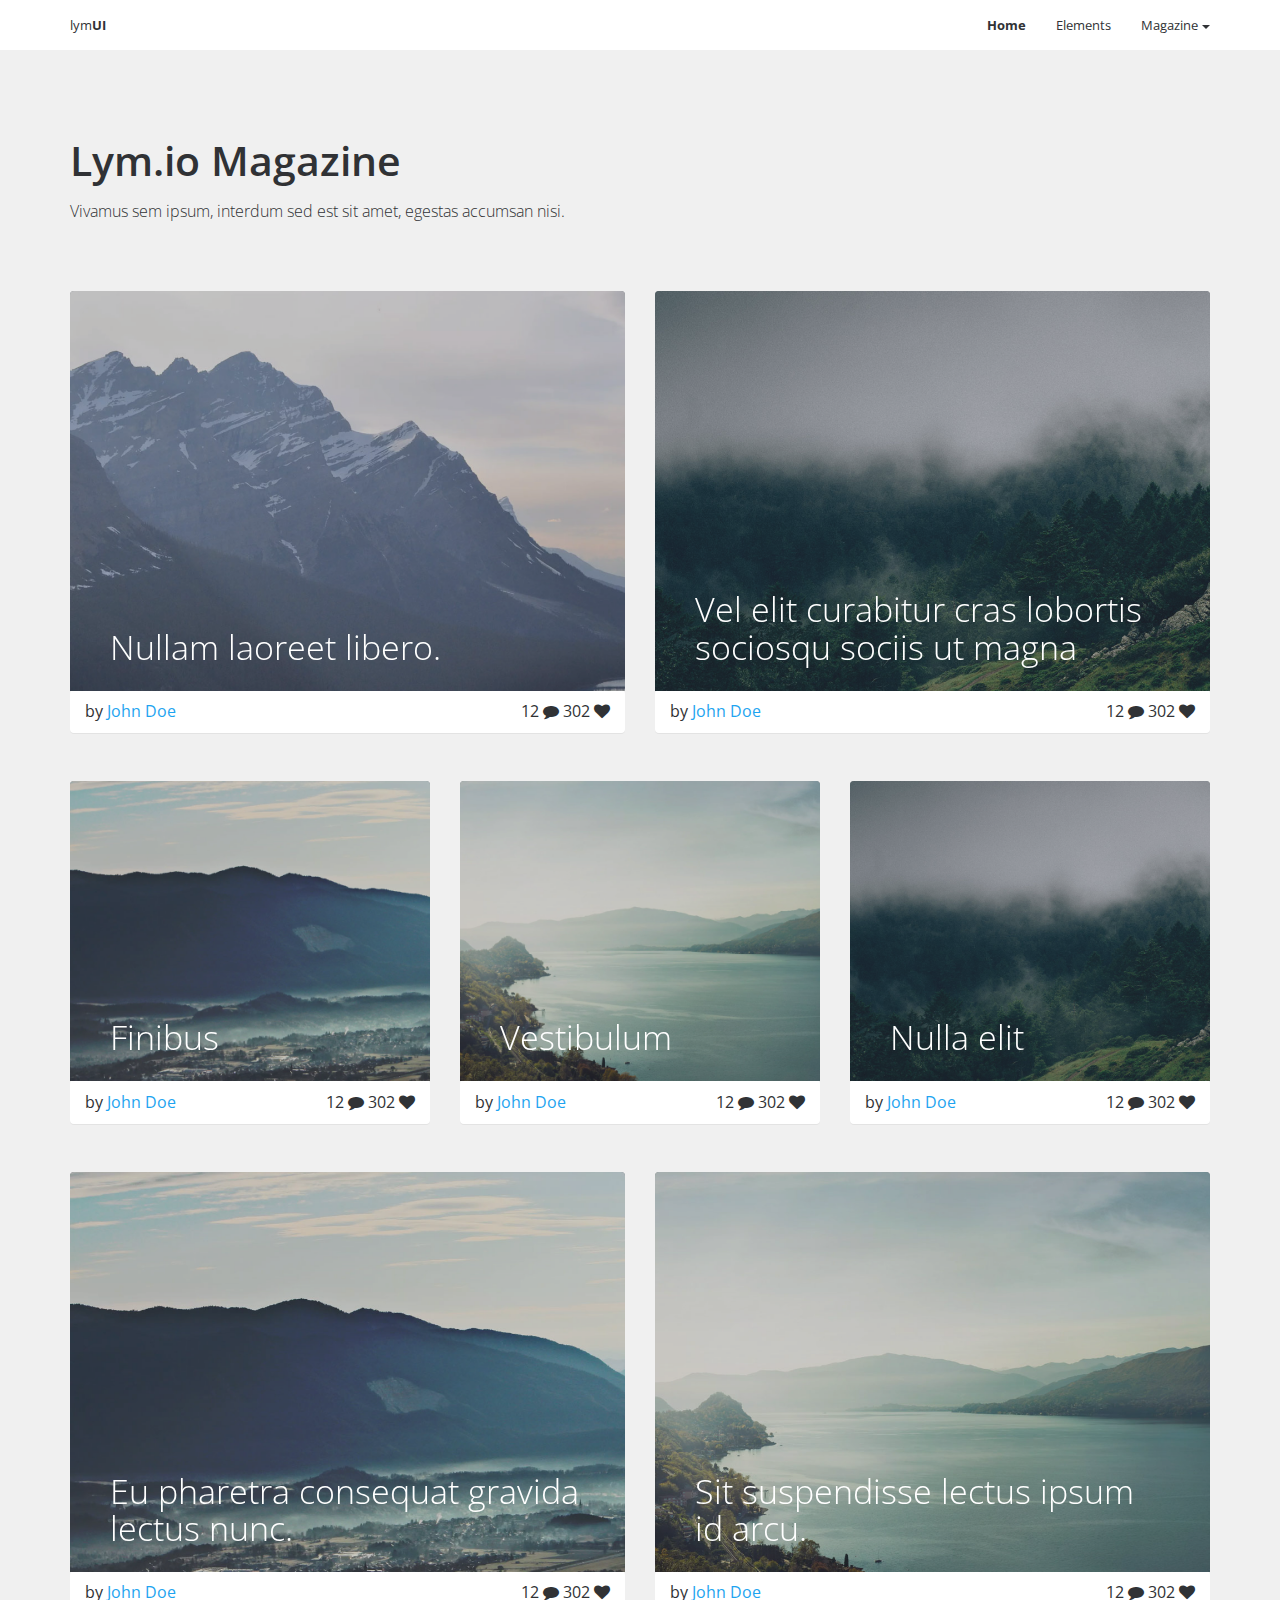
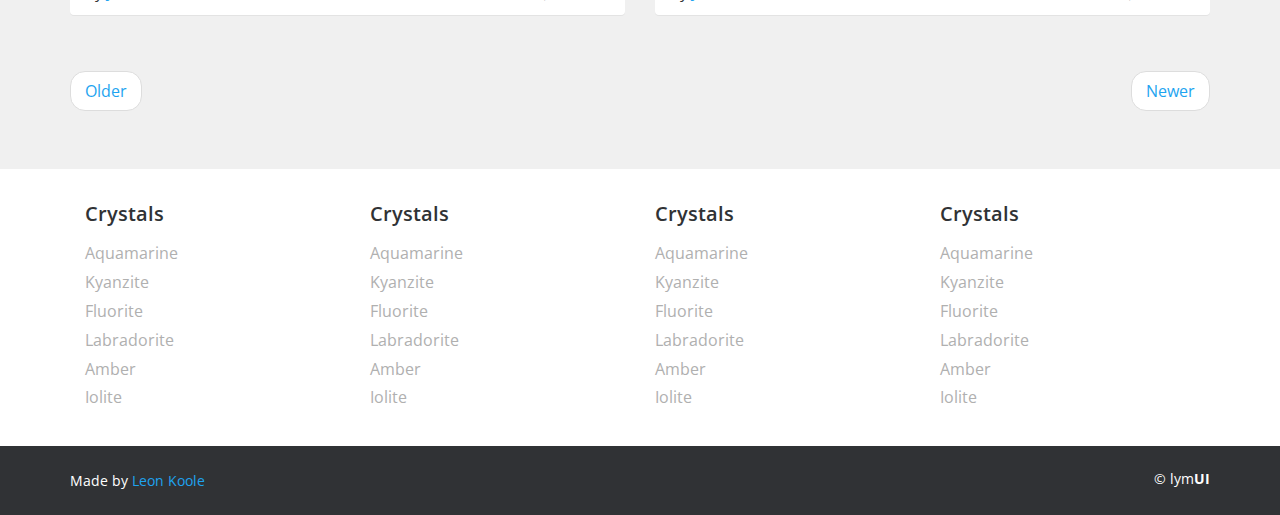
<file: mag-index.html>
<!DOCTYPE html>
<html>
  <head>
    <meta charset="utf-8">
    <meta http-equiv="X-UA-Compatible" content="IE=edge">
    <meta name="viewport" content="width=device-width, initial-scale=1.0">
    <link rel="stylesheet" href="css/style.css">
    <title>LymUI - Magazine Index.</title>
  </head>
  <body>
    <nav class="navbar navbar-default navbar-static-top">
      <div class="container">
        <div class="navbar-header">
          <button type="button" data-toggle="collapse" data-target=".navbar-collapse" class="navbar-toggle"><span class="icon-bar"></span><span class="icon-bar"></span><span class="icon-bar"></span></button><a href="http://lym.io/UI/" class="navbar-brand">lym<strong>UI</strong></a>
        </div>
        <div class="collapse navbar-collapse">
          <ul class="nav navbar-nav navbar-right">
            <li class="active"><a href="/">Home</a></li>
            <li><a href="elements.html">Elements</a></li>
            <li class="dropdown"><a href="#" data-toggle="dropdown" class="dropdown-toggle">Magazine<span class="caret"></span></a>
              <ul role="menu" class="dropdown-menu">
                <li><a href="mag-index.html">Index</a></li>
                <li class="divider"></li>
                <li><a href="mag-article.html">Article</a></li>
                <li><a href="mag-article_image.html">Article - Image</a></li>
                <li class="divider"></li>
                <li class="disabled"><a href="archive.html">Archive</a></li>
              </ul>
            </li>
          </ul>
        </div>
      </div>
    </nav>
    <header>
      <div class="container">
        <h1>Lym.io Magazine</h1>
        <p>Vivamus sem ipsum, interdum sed est sit amet, egestas accumsan nisi.</p>
      </div>
    </header>
    <div class="container">
      <div class="row">
        <div class="col-md-6">
          <figure class="magazine-fig"><img src="img/header-bg-2.jpg">
            <figcaption>
              <h2>Nullam laoreet libero. </h2>
              <p>In International News</p><a href="#"></a>
            </figcaption>
          </figure>
          <div class="panel panel-default magazine-panel">
            <div class="panel-body-small">
              <div class="pull-left">by <a href="#">John Doe</a></div>
              <div class="pull-right">12 <i class="fa fa-comment"></i>  302 <i class="fa fa-heart"></i></div>
            </div>
          </div>
        </div>
        <div class="col-md-6">
          <figure class="magazine-fig"><img src="img/header-bg-1.jpg">
            <figcaption>
              <h2>Vel elit curabitur cras lobortis sociosqu sociis ut magna</h2>
              <p>In International News</p><a href="#"></a>
            </figcaption>
          </figure>
          <div class="panel panel-default magazine-panel">
            <div class="panel-body-small">
              <div class="pull-left">by <a href="#">John Doe</a></div>
              <div class="pull-right">12 <i class="fa fa-comment"></i>  302 <i class="fa fa-heart"></i></div>
            </div>
          </div>
        </div>
      </div>
      <div class="row">
        <div class="col-md-4">
          <figure class="magazine-fig magazine-fig-small"><img src="img/header-bg-3.jpg">
            <figcaption>
              <h2>Finibus</h2>
              <p>In International News</p><a href="#"></a>
            </figcaption>
          </figure>
          <div class="panel panel-default magazine-panel">
            <div class="panel-body-small">
              <div class="pull-left">by <a href="#">John Doe</a></div>
              <div class="pull-right">12 <i class="fa fa-comment"></i>  302 <i class="fa fa-heart"></i></div>
            </div>
          </div>
        </div>
        <div class="col-md-4">
          <figure class="magazine-fig magazine-fig-small"><img src="img/header-bg-4.jpg">
            <figcaption>
              <h2>Vestibulum</h2>
              <p>In International News</p><a href="#"></a>
            </figcaption>
          </figure>
          <div class="panel panel-default magazine-panel">
            <div class="panel-body-small">
              <div class="pull-left">by <a href="#">John Doe</a></div>
              <div class="pull-right">12 <i class="fa fa-comment"></i>  302 <i class="fa fa-heart"></i></div>
            </div>
          </div>
        </div>
        <div class="col-md-4">
          <figure class="magazine-fig magazine-fig-small"><img src="img/header-bg-1.jpg">
            <figcaption>
              <h2>Nulla elit</h2>
              <p>In International News</p><a href="#"></a>
            </figcaption>
          </figure>
          <div class="panel panel-default magazine-panel">
            <div class="panel-body-small">
              <div class="pull-left">by <a href="#">John Doe</a></div>
              <div class="pull-right">12 <i class="fa fa-comment"></i>  302 <i class="fa fa-heart"></i></div>
            </div>
          </div>
        </div>
      </div>
      <div class="row">
        <div class="col-md-6">
          <figure class="magazine-fig"><img src="img/header-bg-3.jpg">
            <figcaption>
              <h2>Eu pharetra consequat gravida lectus nunc.</h2>
              <p>In International News</p><a href="#"></a>
            </figcaption>
          </figure>
          <div class="panel panel-default magazine-panel">
            <div class="panel-body-small">
              <div class="pull-left">by <a href="#">John Doe</a></div>
              <div class="pull-right">12 <i class="fa fa-comment"></i>  302 <i class="fa fa-heart"></i></div>
            </div>
          </div>
        </div>
        <div class="col-md-6">
          <figure class="magazine-fig"><img src="img/header-bg-4.jpg">
            <figcaption>
              <h2>Sit suspendisse lectus ipsum id arcu.</h2>
              <p>In International News</p><a href="#"></a>
            </figcaption>
          </figure>
          <div class="panel panel-default magazine-panel">
            <div class="panel-body-small">
              <div class="pull-left">by <a href="#">John Doe</a></div>
              <div class="pull-right">12 <i class="fa fa-comment"></i>  302 <i class="fa fa-heart"></i></div>
            </div>
          </div>
        </div>
      </div>
      <ul class="pager">
        <li class="previous"><a href="#">Older</a></li>
        <li class="next"><a href="#">Newer</a></li>
      </ul>
    </div>
    <footer>
      <div class="footer-top white-bg">
        <div class="container">
          <div class="col-md-3">
            <h4>Crystals</h4>
            <ul class="list-unstyled">
              <li><a href="#">Aquamarine</a></li>
              <li><a href="#">Kyanzite</a></li>
              <li><a href="#">Fluorite</a></li>
              <li><a href="#">Labradorite</a></li>
              <li><a href="#">Amber</a></li>
              <li><a href="#">Iolite</a></li>
            </ul>
          </div>
          <div class="col-md-3">
            <h4>Crystals</h4>
            <ul class="list-unstyled">
              <li><a href="#">Aquamarine</a></li>
              <li><a href="#">Kyanzite</a></li>
              <li><a href="#">Fluorite</a></li>
              <li><a href="#">Labradorite</a></li>
              <li><a href="#">Amber</a></li>
              <li><a href="#">Iolite</a></li>
            </ul>
          </div>
          <div class="col-md-3">
            <h4>Crystals</h4>
            <ul class="list-unstyled">
              <li><a href="#">Aquamarine</a></li>
              <li><a href="#">Kyanzite</a></li>
              <li><a href="#">Fluorite</a></li>
              <li><a href="#">Labradorite</a></li>
              <li><a href="#">Amber</a></li>
              <li><a href="#">Iolite</a></li>
            </ul>
          </div>
          <div class="col-md-3">
            <h4>Crystals</h4>
            <ul class="list-unstyled">
              <li><a href="#">Aquamarine</a></li>
              <li><a href="#">Kyanzite</a></li>
              <li><a href="#">Fluorite</a></li>
              <li><a href="#">Labradorite</a></li>
              <li><a href="#">Amber</a></li>
              <li><a href="#">Iolite</a></li>
            </ul>
          </div>
        </div>
      </div>
      <div class="footer-bottom gray-bg">
        <div class="container"><small>Made by <a href="mailto:leon@makes.coffee">Leon Koole</a>
            <div class="pull-right">© lym<strong>UI</strong></div></small></div>
      </div>
    </footer>
    <script src="http://code.jquery.com/jquery-1.11.0.min.js"></script>
    <script src="js/UI.min.js"></script>
    <script src="js/perfbar.js"></script>
    <script type="text/javascript">
      perfBar.init({
        budget: {
          max: 10,
          min: 1x
        }
      });
    </script>
  </body>
</html>
</file>
<file: css/style.css>
@import url(http://fonts.googleapis.com/css?family=Open+Sans:300italic,400italic,600italic,700italic,400,300,600,700);
/*! normalize.css v3.0.1 | MIT License | git.io/normalize */
html {
  font-family: sans-serif;
  -ms-text-size-adjust: 100%;
  -webkit-text-size-adjust: 100%;
}
body {
  margin: 0;
}
article,
aside,
details,
figcaption,
figure,
footer,
header,
hgroup,
main,
nav,
section,
summary {
  display: block;
}
audio,
canvas,
progress,
video {
  display: inline-block;
  vertical-align: baseline;
}
audio:not([controls]) {
  display: none;
  height: 0;
}
[hidden],
template {
  display: none;
}
a {
  background: transparent;
}
a:active,
a:hover {
  outline: 0;
}
abbr[title] {
  border-bottom: 1px dotted;
}
b,
strong {
  font-weight: bold;
}
dfn {
  font-style: italic;
}
h1 {
  font-size: 2em;
  margin: 0.67em 0;
}
mark {
  background: #ff0;
  color: #000;
}
small {
  font-size: 80%;
}
sub,
sup {
  font-size: 75%;
  line-height: 0;
  position: relative;
  vertical-align: baseline;
}
sup {
  top: -0.5em;
}
sub {
  bottom: -0.25em;
}
img {
  border: 0;
}
svg:not(:root) {
  overflow: hidden;
}
figure {
  margin: 1em 40px;
}
hr {
  -moz-box-sizing: content-box;
  box-sizing: content-box;
  height: 0;
}
pre {
  overflow: auto;
}
code,
kbd,
pre,
samp {
  font-family: monospace, monospace;
  font-size: 1em;
}
button,
input,
optgroup,
select,
textarea {
  color: inherit;
  font: inherit;
  margin: 0;
}
button {
  overflow: visible;
}
button,
select {
  text-transform: none;
}
button,
html input[type="button"],
input[type="reset"],
input[type="submit"] {
  -webkit-appearance: button;
  cursor: pointer;
}
button[disabled],
html input[disabled] {
  cursor: default;
}
button::-moz-focus-inner,
input::-moz-focus-inner {
  border: 0;
  padding: 0;
}
input {
  line-height: normal;
}
input[type="checkbox"],
input[type="radio"] {
  box-sizing: border-box;
  padding: 0;
}
input[type="number"]::-webkit-inner-spin-button,
input[type="number"]::-webkit-outer-spin-button {
  height: auto;
}
input[type="search"] {
  -webkit-appearance: textfield;
  -moz-box-sizing: content-box;
  -webkit-box-sizing: content-box;
  box-sizing: content-box;
}
input[type="search"]::-webkit-search-cancel-button,
input[type="search"]::-webkit-search-decoration {
  -webkit-appearance: none;
}
fieldset {
  border: 1px solid #c0c0c0;
  margin: 0 2px;
  padding: 0.35em 0.625em 0.75em;
}
legend {
  border: 0;
  padding: 0;
}
textarea {
  overflow: auto;
}
optgroup {
  font-weight: bold;
}
table {
  border-collapse: collapse;
  border-spacing: 0;
}
td,
th {
  padding: 0;
}
@media print {
  * {
    text-shadow: none !important;
    color: #000 !important;
    background: transparent !important;
    box-shadow: none !important;
  }
  a,
  a:visited {
    text-decoration: underline;
  }
  a[href]:after {
    content: " (" attr(href) ")";
  }
  abbr[title]:after {
    content: " (" attr(title) ")";
  }
  a[href^="javascript:"]:after,
  a[href^="#"]:after {
    content: "";
  }
  pre,
  blockquote {
    border: 1px solid #999;
    page-break-inside: avoid;
  }
  thead {
    display: table-header-group;
  }
  tr,
  img {
    page-break-inside: avoid;
  }
  img {
    max-width: 100% !important;
  }
  p,
  h2,
  h3 {
    orphans: 3;
    widows: 3;
  }
  h2,
  h3 {
    page-break-after: avoid;
  }
  select {
    background: #fff !important;
  }
  .navbar {
    display: none;
  }
  .table td,
  .table th {
    background-color: #fff !important;
  }
  .btn > .caret,
  .dropup > .btn > .caret {
    border-top-color: #000 !important;
  }
  .label {
    border: 1px solid #000;
  }
  .table {
    border-collapse: collapse !important;
  }
  .table-bordered th,
  .table-bordered td {
    border: 1px solid #ddd !important;
  }
}
* {
  -webkit-box-sizing: border-box;
  -moz-box-sizing: border-box;
  box-sizing: border-box;
}
*:before,
*:after {
  -webkit-box-sizing: border-box;
  -moz-box-sizing: border-box;
  box-sizing: border-box;
}
html {
  font-size: 10px;
  -webkit-tap-highlight-color: rgba(0, 0, 0, 0);
  position: relative;
  min-height: 100%;
}
body {
  font-family: "Open Sans", Helvetica, Arial, sans-serif;
  font-size: 16px;
  line-height: 1.8;
  color: #303235;
  background-color: #f0f0f0;
}
input,
button,
select,
textarea {
  font-family: inherit;
  font-size: inherit;
  line-height: inherit;
}
a {
  color: #1ea4f0;
  text-decoration: none;
}
a:hover,
a:focus {
  color: #0c78b5;
  text-decoration: underline;
}
a:focus {
  outline: thin dotted;
  outline: 5px auto -webkit-focus-ring-color;
  outline-offset: -2px;
}
figure {
  margin: 0;
}
img {
  vertical-align: middle;
}
.img-responsive,
.thumbnail > img,
.thumbnail a > img,
.carousel-inner > .item > img,
.carousel-inner > .item > a > img {
  display: block;
  width: 100% \9;
  max-width: 100%;
  height: auto;
}
.img-rounded {
  border-radius: 6px;
}
.img-thumbnail {
  padding: 4px;
  line-height: 1.8;
  background-color: #f0f0f0;
  border: 1px solid #dddddd;
  border-radius: 4px;
  -webkit-transition: all 0.2s ease-in-out;
  -o-transition: all 0.2s ease-in-out;
  transition: all 0.2s ease-in-out;
  display: inline-block;
  width: 100% \9;
  max-width: 100%;
  height: auto;
}
.img-circle {
  border-radius: 50%;
}
hr {
  margin-top: 28px;
  margin-bottom: 28px;
  border: 0;
  border-top: 1px solid #e8e9ea;
}
.sr-only {
  position: absolute;
  width: 1px;
  height: 1px;
  margin: -1px;
  padding: 0;
  overflow: hidden;
  clip: rect(0, 0, 0, 0);
  border: 0;
}
.sr-only-focusable:active,
.sr-only-focusable:focus {
  position: static;
  width: auto;
  height: auto;
  margin: 0;
  overflow: visible;
  clip: auto;
}
h1,
h2,
h3,
h4,
h5,
h6,
.h1,
.h2,
.h3,
.h4,
.h5,
.h6 {
  font-family: inherit;
  font-weight: 600;
  line-height: 1.1;
  color: inherit;
}
h1 small,
h2 small,
h3 small,
h4 small,
h5 small,
h6 small,
.h1 small,
.h2 small,
.h3 small,
.h4 small,
.h5 small,
.h6 small,
h1 .small,
h2 .small,
h3 .small,
h4 .small,
h5 .small,
h6 .small,
.h1 .small,
.h2 .small,
.h3 .small,
.h4 .small,
.h5 .small,
.h6 .small {
  font-weight: normal;
  line-height: 1;
  color: #6f747c;
}
h1,
.h1,
h2,
.h2,
h3,
.h3 {
  margin-top: 28px;
  margin-bottom: 14px;
}
h1 small,
.h1 small,
h2 small,
.h2 small,
h3 small,
.h3 small,
h1 .small,
.h1 .small,
h2 .small,
.h2 .small,
h3 .small,
.h3 .small {
  font-size: 65%;
}
h4,
.h4,
h5,
.h5,
h6,
.h6 {
  margin-top: 14px;
  margin-bottom: 14px;
}
h4 small,
.h4 small,
h5 small,
.h5 small,
h6 small,
.h6 small,
h4 .small,
.h4 .small,
h5 .small,
.h5 .small,
h6 .small,
.h6 .small {
  font-size: 75%;
}
h1,
.h1 {
  font-size: 41px;
}
h2,
.h2 {
  font-size: 34px;
}
h3,
.h3 {
  font-size: 28px;
}
h4,
.h4 {
  font-size: 20px;
}
h5,
.h5 {
  font-size: 16px;
}
h6,
.h6 {
  font-size: 14px;
}
p {
  margin: 0 0 14px;
}
.lead {
  margin-bottom: 28px;
  font-size: 18px;
  font-weight: 300;
  line-height: 1.4;
}
@media (min-width: 768px) {
  .lead {
    font-size: 24px;
  }
}
small,
.small {
  font-size: 87%;
}
cite {
  font-style: normal;
}
mark,
.mark {
  background-color: #fcf8e3;
  padding: .2em;
}
.text-left {
  text-align: left;
}
.text-right {
  text-align: right;
}
.text-center {
  text-align: center;
}
.text-justify {
  text-align: justify;
}
.text-nowrap {
  white-space: nowrap;
}
.text-lowercase {
  text-transform: lowercase;
}
.text-uppercase {
  text-transform: uppercase;
}
.text-capitalize {
  text-transform: capitalize;
}
.text-muted {
  color: #6f747c;
}
.text-primary {
  color: #1ea4f0;
}
a.text-primary:hover {
  color: #0e88cd;
}
.text-success {
  color: #3c763d;
}
a.text-success:hover {
  color: #2b542c;
}
.text-info {
  color: #31708f;
}
a.text-info:hover {
  color: #245269;
}
.text-secondary {
  color: #8a6d3b;
}
a.text-secondary:hover {
  color: #66512c;
}
.text-danger {
  color: #a94442;
}
a.text-danger:hover {
  color: #843534;
}
.bg-primary {
  color: #fff;
  background-color: #1ea4f0;
}
a.bg-primary:hover {
  background-color: #0e88cd;
}
.bg-success {
  background-color: #dff0d8;
}
a.bg-success:hover {
  background-color: #c1e2b3;
}
.bg-info {
  background-color: #d9edf7;
}
a.bg-info:hover {
  background-color: #afd9ee;
}
.bg-secondary {
  background-color: #fcf8e3;
}
a.bg-secondary:hover {
  background-color: #f7ecb5;
}
.bg-danger {
  background-color: #f2dede;
}
a.bg-danger:hover {
  background-color: #e4b9b9;
}
.page-header {
  padding-bottom: 13px;
  margin: 56px 0 28px;
  border-bottom: 1px solid #e8e9ea;
}
ul,
ol {
  margin-top: 0;
  margin-bottom: 14px;
}
ul ul,
ol ul,
ul ol,
ol ol {
  margin-bottom: 0;
}
.list-unstyled {
  padding-left: 0;
  list-style: none;
}
.list-inline {
  padding-left: 0;
  list-style: none;
  margin-left: -5px;
}
.list-inline > li {
  display: inline-block;
  padding-left: 5px;
  padding-right: 5px;
}
dl {
  margin-top: 0;
  margin-bottom: 28px;
}
dt,
dd {
  line-height: 1.8;
}
dt {
  font-weight: bold;
}
dd {
  margin-left: 0;
}
@media (min-width: 768px) {
  .dl-horizontal dt {
    float: left;
    width: 160px;
    clear: left;
    text-align: right;
    overflow: hidden;
    text-overflow: ellipsis;
    white-space: nowrap;
  }
  .dl-horizontal dd {
    margin-left: 180px;
  }
}
abbr[title],
abbr[data-original-title] {
  cursor: help;
  border-bottom: 1px dotted #6f747c;
}
.initialism {
  font-size: 90%;
  text-transform: uppercase;
}
blockquote {
  padding: 14px 28px;
  margin: 0 0 28px;
  font-size: 20px;
  border-left: 5px solid #e8e9ea;
}
blockquote p:last-child,
blockquote ul:last-child,
blockquote ol:last-child {
  margin-bottom: 0;
}
blockquote footer,
blockquote small,
blockquote .small {
  display: block;
  font-size: 80%;
  line-height: 1.8;
  color: #6f747c;
}
blockquote footer:before,
blockquote small:before,
blockquote .small:before {
  content: '\2014 \00A0';
}
.blockquote-reverse,
blockquote.pull-right {
  padding-right: 15px;
  padding-left: 0;
  border-right: 5px solid #e8e9ea;
  border-left: 0;
  text-align: right;
}
.blockquote-reverse footer:before,
blockquote.pull-right footer:before,
.blockquote-reverse small:before,
blockquote.pull-right small:before,
.blockquote-reverse .small:before,
blockquote.pull-right .small:before {
  content: '';
}
.blockquote-reverse footer:after,
blockquote.pull-right footer:after,
.blockquote-reverse small:after,
blockquote.pull-right small:after,
.blockquote-reverse .small:after,
blockquote.pull-right .small:after {
  content: '\00A0 \2014';
}
blockquote:before,
blockquote:after {
  content: "";
}
address {
  margin-bottom: 28px;
  font-style: normal;
  line-height: 1.8;
}
.text-huge {
  font-size: 7em;
  font-weight: bold;
  line-height: 1em;
}
code,
kbd,
pre,
samp {
  font-family: Menlo, Monaco, Consolas, "Courier New", monospace;
}
code {
  padding: 2px 4px;
  font-size: 90%;
  color: #c7254e;
  background-color: #f9f2f4;
  border-radius: 4px;
}
kbd {
  padding: 2px 4px;
  font-size: 90%;
  color: #ffffff;
  background-color: #333333;
  border-radius: 3px;
  box-shadow: inset 0 -1px 0 rgba(0, 0, 0, 0.25);
}
kbd kbd {
  padding: 0;
  font-size: 100%;
  box-shadow: none;
}
pre {
  display: block;
  padding: 13.5px;
  margin: 0 0 14px;
  font-size: 15px;
  line-height: 1.8;
  word-break: break-all;
  word-wrap: break-word;
  color: #303235;
  background-color: #f5f5f5;
  border: 1px solid #cccccc;
  border-radius: 4px;
}
pre code {
  padding: 0;
  font-size: inherit;
  color: inherit;
  white-space: pre-wrap;
  background-color: transparent;
  border-radius: 0;
}
.pre-scrollable {
  max-height: 340px;
  overflow-y: scroll;
}
.container {
  margin-right: auto;
  margin-left: auto;
  padding-left: 15px;
  padding-right: 15px;
}
@media (min-width: 768px) {
  .container {
    width: 750px;
  }
}
@media (min-width: 992px) {
  .container {
    width: 970px;
  }
}
@media (min-width: 1200px) {
  .container {
    width: 1170px;
  }
}
.container-fluid {
  margin-right: auto;
  margin-left: auto;
  padding-left: 15px;
  padding-right: 15px;
}
.row {
  margin-left: -15px;
  margin-right: -15px;
}
.col-xs-1, .col-sm-1, .col-md-1, .col-lg-1, .col-xs-2, .col-sm-2, .col-md-2, .col-lg-2, .col-xs-3, .col-sm-3, .col-md-3, .col-lg-3, .col-xs-4, .col-sm-4, .col-md-4, .col-lg-4, .col-xs-5, .col-sm-5, .col-md-5, .col-lg-5, .col-xs-6, .col-sm-6, .col-md-6, .col-lg-6, .col-xs-7, .col-sm-7, .col-md-7, .col-lg-7, .col-xs-8, .col-sm-8, .col-md-8, .col-lg-8, .col-xs-9, .col-sm-9, .col-md-9, .col-lg-9, .col-xs-10, .col-sm-10, .col-md-10, .col-lg-10, .col-xs-11, .col-sm-11, .col-md-11, .col-lg-11, .col-xs-12, .col-sm-12, .col-md-12, .col-lg-12 {
  position: relative;
  min-height: 1px;
  padding-left: 15px;
  padding-right: 15px;
}
.col-xs-1, .col-xs-2, .col-xs-3, .col-xs-4, .col-xs-5, .col-xs-6, .col-xs-7, .col-xs-8, .col-xs-9, .col-xs-10, .col-xs-11, .col-xs-12 {
  float: left;
}
.col-xs-12 {
  width: 100%;
}
.col-xs-11 {
  width: 91.66666667%;
}
.col-xs-10 {
  width: 83.33333333%;
}
.col-xs-9 {
  width: 75%;
}
.col-xs-8 {
  width: 66.66666667%;
}
.col-xs-7 {
  width: 58.33333333%;
}
.col-xs-6 {
  width: 50%;
}
.col-xs-5 {
  width: 41.66666667%;
}
.col-xs-4 {
  width: 33.33333333%;
}
.col-xs-3 {
  width: 25%;
}
.col-xs-2 {
  width: 16.66666667%;
}
.col-xs-1 {
  width: 8.33333333%;
}
.col-xs-pull-12 {
  right: 100%;
}
.col-xs-pull-11 {
  right: 91.66666667%;
}
.col-xs-pull-10 {
  right: 83.33333333%;
}
.col-xs-pull-9 {
  right: 75%;
}
.col-xs-pull-8 {
  right: 66.66666667%;
}
.col-xs-pull-7 {
  right: 58.33333333%;
}
.col-xs-pull-6 {
  right: 50%;
}
.col-xs-pull-5 {
  right: 41.66666667%;
}
.col-xs-pull-4 {
  right: 33.33333333%;
}
.col-xs-pull-3 {
  right: 25%;
}
.col-xs-pull-2 {
  right: 16.66666667%;
}
.col-xs-pull-1 {
  right: 8.33333333%;
}
.col-xs-pull-0 {
  right: auto;
}
.col-xs-push-12 {
  left: 100%;
}
.col-xs-push-11 {
  left: 91.66666667%;
}
.col-xs-push-10 {
  left: 83.33333333%;
}
.col-xs-push-9 {
  left: 75%;
}
.col-xs-push-8 {
  left: 66.66666667%;
}
.col-xs-push-7 {
  left: 58.33333333%;
}
.col-xs-push-6 {
  left: 50%;
}
.col-xs-push-5 {
  left: 41.66666667%;
}
.col-xs-push-4 {
  left: 33.33333333%;
}
.col-xs-push-3 {
  left: 25%;
}
.col-xs-push-2 {
  left: 16.66666667%;
}
.col-xs-push-1 {
  left: 8.33333333%;
}
.col-xs-push-0 {
  left: auto;
}
.col-xs-offset-12 {
  margin-left: 100%;
}
.col-xs-offset-11 {
  margin-left: 91.66666667%;
}
.col-xs-offset-10 {
  margin-left: 83.33333333%;
}
.col-xs-offset-9 {
  margin-left: 75%;
}
.col-xs-offset-8 {
  margin-left: 66.66666667%;
}
.col-xs-offset-7 {
  margin-left: 58.33333333%;
}
.col-xs-offset-6 {
  margin-left: 50%;
}
.col-xs-offset-5 {
  margin-left: 41.66666667%;
}
.col-xs-offset-4 {
  margin-left: 33.33333333%;
}
.col-xs-offset-3 {
  margin-left: 25%;
}
.col-xs-offset-2 {
  margin-left: 16.66666667%;
}
.col-xs-offset-1 {
  margin-left: 8.33333333%;
}
.col-xs-offset-0 {
  margin-left: 0%;
}
@media (min-width: 768px) {
  .col-sm-1, .col-sm-2, .col-sm-3, .col-sm-4, .col-sm-5, .col-sm-6, .col-sm-7, .col-sm-8, .col-sm-9, .col-sm-10, .col-sm-11, .col-sm-12 {
    float: left;
  }
  .col-sm-12 {
    width: 100%;
  }
  .col-sm-11 {
    width: 91.66666667%;
  }
  .col-sm-10 {
    width: 83.33333333%;
  }
  .col-sm-9 {
    width: 75%;
  }
  .col-sm-8 {
    width: 66.66666667%;
  }
  .col-sm-7 {
    width: 58.33333333%;
  }
  .col-sm-6 {
    width: 50%;
  }
  .col-sm-5 {
    width: 41.66666667%;
  }
  .col-sm-4 {
    width: 33.33333333%;
  }
  .col-sm-3 {
    width: 25%;
  }
  .col-sm-2 {
    width: 16.66666667%;
  }
  .col-sm-1 {
    width: 8.33333333%;
  }
  .col-sm-pull-12 {
    right: 100%;
  }
  .col-sm-pull-11 {
    right: 91.66666667%;
  }
  .col-sm-pull-10 {
    right: 83.33333333%;
  }
  .col-sm-pull-9 {
    right: 75%;
  }
  .col-sm-pull-8 {
    right: 66.66666667%;
  }
  .col-sm-pull-7 {
    right: 58.33333333%;
  }
  .col-sm-pull-6 {
    right: 50%;
  }
  .col-sm-pull-5 {
    right: 41.66666667%;
  }
  .col-sm-pull-4 {
    right: 33.33333333%;
  }
  .col-sm-pull-3 {
    right: 25%;
  }
  .col-sm-pull-2 {
    right: 16.66666667%;
  }
  .col-sm-pull-1 {
    right: 8.33333333%;
  }
  .col-sm-pull-0 {
    right: auto;
  }
  .col-sm-push-12 {
    left: 100%;
  }
  .col-sm-push-11 {
    left: 91.66666667%;
  }
  .col-sm-push-10 {
    left: 83.33333333%;
  }
  .col-sm-push-9 {
    left: 75%;
  }
  .col-sm-push-8 {
    left: 66.66666667%;
  }
  .col-sm-push-7 {
    left: 58.33333333%;
  }
  .col-sm-push-6 {
    left: 50%;
  }
  .col-sm-push-5 {
    left: 41.66666667%;
  }
  .col-sm-push-4 {
    left: 33.33333333%;
  }
  .col-sm-push-3 {
    left: 25%;
  }
  .col-sm-push-2 {
    left: 16.66666667%;
  }
  .col-sm-push-1 {
    left: 8.33333333%;
  }
  .col-sm-push-0 {
    left: auto;
  }
  .col-sm-offset-12 {
    margin-left: 100%;
  }
  .col-sm-offset-11 {
    margin-left: 91.66666667%;
  }
  .col-sm-offset-10 {
    margin-left: 83.33333333%;
  }
  .col-sm-offset-9 {
    margin-left: 75%;
  }
  .col-sm-offset-8 {
    margin-left: 66.66666667%;
  }
  .col-sm-offset-7 {
    margin-left: 58.33333333%;
  }
  .col-sm-offset-6 {
    margin-left: 50%;
  }
  .col-sm-offset-5 {
    margin-left: 41.66666667%;
  }
  .col-sm-offset-4 {
    margin-left: 33.33333333%;
  }
  .col-sm-offset-3 {
    margin-left: 25%;
  }
  .col-sm-offset-2 {
    margin-left: 16.66666667%;
  }
  .col-sm-offset-1 {
    margin-left: 8.33333333%;
  }
  .col-sm-offset-0 {
    margin-left: 0%;
  }
}
@media (min-width: 992px) {
  .col-md-1, .col-md-2, .col-md-3, .col-md-4, .col-md-5, .col-md-6, .col-md-7, .col-md-8, .col-md-9, .col-md-10, .col-md-11, .col-md-12 {
    float: left;
  }
  .col-md-12 {
    width: 100%;
  }
  .col-md-11 {
    width: 91.66666667%;
  }
  .col-md-10 {
    width: 83.33333333%;
  }
  .col-md-9 {
    width: 75%;
  }
  .col-md-8 {
    width: 66.66666667%;
  }
  .col-md-7 {
    width: 58.33333333%;
  }
  .col-md-6 {
    width: 50%;
  }
  .col-md-5 {
    width: 41.66666667%;
  }
  .col-md-4 {
    width: 33.33333333%;
  }
  .col-md-3 {
    width: 25%;
  }
  .col-md-2 {
    width: 16.66666667%;
  }
  .col-md-1 {
    width: 8.33333333%;
  }
  .col-md-pull-12 {
    right: 100%;
  }
  .col-md-pull-11 {
    right: 91.66666667%;
  }
  .col-md-pull-10 {
    right: 83.33333333%;
  }
  .col-md-pull-9 {
    right: 75%;
  }
  .col-md-pull-8 {
    right: 66.66666667%;
  }
  .col-md-pull-7 {
    right: 58.33333333%;
  }
  .col-md-pull-6 {
    right: 50%;
  }
  .col-md-pull-5 {
    right: 41.66666667%;
  }
  .col-md-pull-4 {
    right: 33.33333333%;
  }
  .col-md-pull-3 {
    right: 25%;
  }
  .col-md-pull-2 {
    right: 16.66666667%;
  }
  .col-md-pull-1 {
    right: 8.33333333%;
  }
  .col-md-pull-0 {
    right: auto;
  }
  .col-md-push-12 {
    left: 100%;
  }
  .col-md-push-11 {
    left: 91.66666667%;
  }
  .col-md-push-10 {
    left: 83.33333333%;
  }
  .col-md-push-9 {
    left: 75%;
  }
  .col-md-push-8 {
    left: 66.66666667%;
  }
  .col-md-push-7 {
    left: 58.33333333%;
  }
  .col-md-push-6 {
    left: 50%;
  }
  .col-md-push-5 {
    left: 41.66666667%;
  }
  .col-md-push-4 {
    left: 33.33333333%;
  }
  .col-md-push-3 {
    left: 25%;
  }
  .col-md-push-2 {
    left: 16.66666667%;
  }
  .col-md-push-1 {
    left: 8.33333333%;
  }
  .col-md-push-0 {
    left: auto;
  }
  .col-md-offset-12 {
    margin-left: 100%;
  }
  .col-md-offset-11 {
    margin-left: 91.66666667%;
  }
  .col-md-offset-10 {
    margin-left: 83.33333333%;
  }
  .col-md-offset-9 {
    margin-left: 75%;
  }
  .col-md-offset-8 {
    margin-left: 66.66666667%;
  }
  .col-md-offset-7 {
    margin-left: 58.33333333%;
  }
  .col-md-offset-6 {
    margin-left: 50%;
  }
  .col-md-offset-5 {
    margin-left: 41.66666667%;
  }
  .col-md-offset-4 {
    margin-left: 33.33333333%;
  }
  .col-md-offset-3 {
    margin-left: 25%;
  }
  .col-md-offset-2 {
    margin-left: 16.66666667%;
  }
  .col-md-offset-1 {
    margin-left: 8.33333333%;
  }
  .col-md-offset-0 {
    margin-left: 0%;
  }
}
@media (min-width: 1200px) {
  .col-lg-1, .col-lg-2, .col-lg-3, .col-lg-4, .col-lg-5, .col-lg-6, .col-lg-7, .col-lg-8, .col-lg-9, .col-lg-10, .col-lg-11, .col-lg-12 {
    float: left;
  }
  .col-lg-12 {
    width: 100%;
  }
  .col-lg-11 {
    width: 91.66666667%;
  }
  .col-lg-10 {
    width: 83.33333333%;
  }
  .col-lg-9 {
    width: 75%;
  }
  .col-lg-8 {
    width: 66.66666667%;
  }
  .col-lg-7 {
    width: 58.33333333%;
  }
  .col-lg-6 {
    width: 50%;
  }
  .col-lg-5 {
    width: 41.66666667%;
  }
  .col-lg-4 {
    width: 33.33333333%;
  }
  .col-lg-3 {
    width: 25%;
  }
  .col-lg-2 {
    width: 16.66666667%;
  }
  .col-lg-1 {
    width: 8.33333333%;
  }
  .col-lg-pull-12 {
    right: 100%;
  }
  .col-lg-pull-11 {
    right: 91.66666667%;
  }
  .col-lg-pull-10 {
    right: 83.33333333%;
  }
  .col-lg-pull-9 {
    right: 75%;
  }
  .col-lg-pull-8 {
    right: 66.66666667%;
  }
  .col-lg-pull-7 {
    right: 58.33333333%;
  }
  .col-lg-pull-6 {
    right: 50%;
  }
  .col-lg-pull-5 {
    right: 41.66666667%;
  }
  .col-lg-pull-4 {
    right: 33.33333333%;
  }
  .col-lg-pull-3 {
    right: 25%;
  }
  .col-lg-pull-2 {
    right: 16.66666667%;
  }
  .col-lg-pull-1 {
    right: 8.33333333%;
  }
  .col-lg-pull-0 {
    right: auto;
  }
  .col-lg-push-12 {
    left: 100%;
  }
  .col-lg-push-11 {
    left: 91.66666667%;
  }
  .col-lg-push-10 {
    left: 83.33333333%;
  }
  .col-lg-push-9 {
    left: 75%;
  }
  .col-lg-push-8 {
    left: 66.66666667%;
  }
  .col-lg-push-7 {
    left: 58.33333333%;
  }
  .col-lg-push-6 {
    left: 50%;
  }
  .col-lg-push-5 {
    left: 41.66666667%;
  }
  .col-lg-push-4 {
    left: 33.33333333%;
  }
  .col-lg-push-3 {
    left: 25%;
  }
  .col-lg-push-2 {
    left: 16.66666667%;
  }
  .col-lg-push-1 {
    left: 8.33333333%;
  }
  .col-lg-push-0 {
    left: auto;
  }
  .col-lg-offset-12 {
    margin-left: 100%;
  }
  .col-lg-offset-11 {
    margin-left: 91.66666667%;
  }
  .col-lg-offset-10 {
    margin-left: 83.33333333%;
  }
  .col-lg-offset-9 {
    margin-left: 75%;
  }
  .col-lg-offset-8 {
    margin-left: 66.66666667%;
  }
  .col-lg-offset-7 {
    margin-left: 58.33333333%;
  }
  .col-lg-offset-6 {
    margin-left: 50%;
  }
  .col-lg-offset-5 {
    margin-left: 41.66666667%;
  }
  .col-lg-offset-4 {
    margin-left: 33.33333333%;
  }
  .col-lg-offset-3 {
    margin-left: 25%;
  }
  .col-lg-offset-2 {
    margin-left: 16.66666667%;
  }
  .col-lg-offset-1 {
    margin-left: 8.33333333%;
  }
  .col-lg-offset-0 {
    margin-left: 0%;
  }
}
table {
  background-color: transparent;
}
th {
  text-align: left;
}
.table {
  width: 100%;
  max-width: 100%;
  margin-bottom: 28px;
}
.table > thead > tr > th,
.table > tbody > tr > th,
.table > tfoot > tr > th,
.table > thead > tr > td,
.table > tbody > tr > td,
.table > tfoot > tr > td {
  padding: 8px;
  line-height: 1.8;
  vertical-align: top;
  border-top: 1px solid #dddddd;
}
.table > thead > tr > th {
  vertical-align: bottom;
  border-bottom: 2px solid #dddddd;
}
.table > caption + thead > tr:first-child > th,
.table > colgroup + thead > tr:first-child > th,
.table > thead:first-child > tr:first-child > th,
.table > caption + thead > tr:first-child > td,
.table > colgroup + thead > tr:first-child > td,
.table > thead:first-child > tr:first-child > td {
  border-top: 0;
}
.table > tbody + tbody {
  border-top: 2px solid #dddddd;
}
.table .table {
  background-color: #f0f0f0;
}
.table-condensed > thead > tr > th,
.table-condensed > tbody > tr > th,
.table-condensed > tfoot > tr > th,
.table-condensed > thead > tr > td,
.table-condensed > tbody > tr > td,
.table-condensed > tfoot > tr > td {
  padding: 5px;
}
.table-bordered {
  border: 1px solid #dddddd;
}
.table-bordered > thead > tr > th,
.table-bordered > tbody > tr > th,
.table-bordered > tfoot > tr > th,
.table-bordered > thead > tr > td,
.table-bordered > tbody > tr > td,
.table-bordered > tfoot > tr > td {
  border: 1px solid #dddddd;
}
.table-bordered > thead > tr > th,
.table-bordered > thead > tr > td {
  border-bottom-width: 2px;
}
.table-striped > tbody > tr:nth-child(odd) > td,
.table-striped > tbody > tr:nth-child(odd) > th {
  background-color: #f9f9f9;
}
.table-hover > tbody > tr:hover > td,
.table-hover > tbody > tr:hover > th {
  background-color: #f5f5f5;
}
table col[class*="col-"] {
  position: static;
  float: none;
  display: table-column;
}
table td[class*="col-"],
table th[class*="col-"] {
  position: static;
  float: none;
  display: table-cell;
}
.table > thead > tr > td.active,
.table > tbody > tr > td.active,
.table > tfoot > tr > td.active,
.table > thead > tr > th.active,
.table > tbody > tr > th.active,
.table > tfoot > tr > th.active,
.table > thead > tr.active > td,
.table > tbody > tr.active > td,
.table > tfoot > tr.active > td,
.table > thead > tr.active > th,
.table > tbody > tr.active > th,
.table > tfoot > tr.active > th {
  background-color: #f5f5f5;
}
.table-hover > tbody > tr > td.active:hover,
.table-hover > tbody > tr > th.active:hover,
.table-hover > tbody > tr.active:hover > td,
.table-hover > tbody > tr:hover > .active,
.table-hover > tbody > tr.active:hover > th {
  background-color: #e8e8e8;
}
.table > thead > tr > td.success,
.table > tbody > tr > td.success,
.table > tfoot > tr > td.success,
.table > thead > tr > th.success,
.table > tbody > tr > th.success,
.table > tfoot > tr > th.success,
.table > thead > tr.success > td,
.table > tbody > tr.success > td,
.table > tfoot > tr.success > td,
.table > thead > tr.success > th,
.table > tbody > tr.success > th,
.table > tfoot > tr.success > th {
  background-color: #dff0d8;
}
.table-hover > tbody > tr > td.success:hover,
.table-hover > tbody > tr > th.success:hover,
.table-hover > tbody > tr.success:hover > td,
.table-hover > tbody > tr:hover > .success,
.table-hover > tbody > tr.success:hover > th {
  background-color: #d0e9c6;
}
.table > thead > tr > td.info,
.table > tbody > tr > td.info,
.table > tfoot > tr > td.info,
.table > thead > tr > th.info,
.table > tbody > tr > th.info,
.table > tfoot > tr > th.info,
.table > thead > tr.info > td,
.table > tbody > tr.info > td,
.table > tfoot > tr.info > td,
.table > thead > tr.info > th,
.table > tbody > tr.info > th,
.table > tfoot > tr.info > th {
  background-color: #d9edf7;
}
.table-hover > tbody > tr > td.info:hover,
.table-hover > tbody > tr > th.info:hover,
.table-hover > tbody > tr.info:hover > td,
.table-hover > tbody > tr:hover > .info,
.table-hover > tbody > tr.info:hover > th {
  background-color: #c4e3f3;
}
.table > thead > tr > td.warning,
.table > tbody > tr > td.warning,
.table > tfoot > tr > td.warning,
.table > thead > tr > th.warning,
.table > tbody > tr > th.warning,
.table > tfoot > tr > th.warning,
.table > thead > tr.warning > td,
.table > tbody > tr.warning > td,
.table > tfoot > tr.warning > td,
.table > thead > tr.warning > th,
.table > tbody > tr.warning > th,
.table > tfoot > tr.warning > th {
  background-color: #fcf8e3;
}
.table-hover > tbody > tr > td.warning:hover,
.table-hover > tbody > tr > th.warning:hover,
.table-hover > tbody > tr.warning:hover > td,
.table-hover > tbody > tr:hover > .warning,
.table-hover > tbody > tr.warning:hover > th {
  background-color: #faf2cc;
}
.table > thead > tr > td.danger,
.table > tbody > tr > td.danger,
.table > tfoot > tr > td.danger,
.table > thead > tr > th.danger,
.table > tbody > tr > th.danger,
.table > tfoot > tr > th.danger,
.table > thead > tr.danger > td,
.table > tbody > tr.danger > td,
.table > tfoot > tr.danger > td,
.table > thead > tr.danger > th,
.table > tbody > tr.danger > th,
.table > tfoot > tr.danger > th {
  background-color: #f2dede;
}
.table-hover > tbody > tr > td.danger:hover,
.table-hover > tbody > tr > th.danger:hover,
.table-hover > tbody > tr.danger:hover > td,
.table-hover > tbody > tr:hover > .danger,
.table-hover > tbody > tr.danger:hover > th {
  background-color: #ebcccc;
}
@media screen and (max-width: 767px) {
  .table-responsive {
    width: 100%;
    margin-bottom: 21px;
    overflow-y: hidden;
    overflow-x: auto;
    -ms-overflow-style: -ms-autohiding-scrollbar;
    border: 1px solid #dddddd;
    -webkit-overflow-scrolling: touch;
  }
  .table-responsive > .table {
    margin-bottom: 0;
  }
  .table-responsive > .table > thead > tr > th,
  .table-responsive > .table > tbody > tr > th,
  .table-responsive > .table > tfoot > tr > th,
  .table-responsive > .table > thead > tr > td,
  .table-responsive > .table > tbody > tr > td,
  .table-responsive > .table > tfoot > tr > td {
    white-space: nowrap;
  }
  .table-responsive > .table-bordered {
    border: 0;
  }
  .table-responsive > .table-bordered > thead > tr > th:first-child,
  .table-responsive > .table-bordered > tbody > tr > th:first-child,
  .table-responsive > .table-bordered > tfoot > tr > th:first-child,
  .table-responsive > .table-bordered > thead > tr > td:first-child,
  .table-responsive > .table-bordered > tbody > tr > td:first-child,
  .table-responsive > .table-bordered > tfoot > tr > td:first-child {
    border-left: 0;
  }
  .table-responsive > .table-bordered > thead > tr > th:last-child,
  .table-responsive > .table-bordered > tbody > tr > th:last-child,
  .table-responsive > .table-bordered > tfoot > tr > th:last-child,
  .table-responsive > .table-bordered > thead > tr > td:last-child,
  .table-responsive > .table-bordered > tbody > tr > td:last-child,
  .table-responsive > .table-bordered > tfoot > tr > td:last-child {
    border-right: 0;
  }
  .table-responsive > .table-bordered > tbody > tr:last-child > th,
  .table-responsive > .table-bordered > tfoot > tr:last-child > th,
  .table-responsive > .table-bordered > tbody > tr:last-child > td,
  .table-responsive > .table-bordered > tfoot > tr:last-child > td {
    border-bottom: 0;
  }
}
fieldset {
  padding: 0;
  margin: 0;
  border: 0;
  min-width: 0;
}
legend {
  display: block;
  width: 100%;
  padding: 0;
  margin-bottom: 28px;
  font-size: 24px;
  line-height: inherit;
  color: #303235;
  border: 0;
  border-bottom: 1px solid #e5e5e5;
}
label {
  display: inline-block;
  max-width: 100%;
  margin-bottom: 5px;
  font-weight: bold;
}
input[type="search"] {
  -webkit-box-sizing: border-box;
  -moz-box-sizing: border-box;
  box-sizing: border-box;
}
input[type="radio"],
input[type="checkbox"] {
  margin: 4px 0 0;
  margin-top: 1px \9;
  line-height: normal;
}
input[type="file"] {
  display: block;
}
input[type="range"] {
  display: block;
  width: 100%;
}
select[multiple],
select[size] {
  height: auto;
}
input[type="file"]:focus,
input[type="radio"]:focus,
input[type="checkbox"]:focus {
  outline: thin dotted;
  outline: 5px auto -webkit-focus-ring-color;
  outline-offset: -2px;
}
output {
  display: block;
  padding-top: 7px;
  font-size: 16px;
  line-height: 1.8;
  color: #4f5258;
}
.form-control {
  display: block;
  width: 100%;
  height: 42px;
  padding: 6px 12px;
  font-size: 16px;
  line-height: 1.8;
  color: #4f5258;
  background-color: #ffffff;
  background-image: none;
  border: 1px solid #cccccc;
  border-radius: 4px;
  -webkit-box-shadow: inset 0 1px 1px rgba(0, 0, 0, 0.075);
  box-shadow: inset 0 1px 1px rgba(0, 0, 0, 0.075);
  -webkit-transition: border-color ease-in-out .15s, box-shadow ease-in-out .15s;
  -o-transition: border-color ease-in-out .15s, box-shadow ease-in-out .15s;
  transition: border-color ease-in-out .15s, box-shadow ease-in-out .15s;
}
.form-control:focus {
  border-color: #66afe9;
  outline: 0;
  -webkit-box-shadow: inset 0 1px 1px rgba(0,0,0,.075), 0 0 8px rgba(102, 175, 233, 0.6);
  box-shadow: inset 0 1px 1px rgba(0,0,0,.075), 0 0 8px rgba(102, 175, 233, 0.6);
}
.form-control::-moz-placeholder {
  color: #6f747c;
  opacity: 1;
}
.form-control:-ms-input-placeholder {
  color: #6f747c;
}
.form-control::-webkit-input-placeholder {
  color: #6f747c;
}
.form-control[disabled],
.form-control[readonly],
fieldset[disabled] .form-control {
  cursor: not-allowed;
  background-color: #e8e9ea;
  opacity: 1;
}
textarea.form-control {
  height: auto;
}
input[type="search"] {
  -webkit-appearance: none;
}
input[type="date"],
input[type="time"],
input[type="datetime-local"],
input[type="month"] {
  line-height: 42px;
  line-height: 1.8 \0;
}
input[type="date"].input-sm,
input[type="time"].input-sm,
input[type="datetime-local"].input-sm,
input[type="month"].input-sm {
  line-height: 33px;
}
input[type="date"].input-lg,
input[type="time"].input-lg,
input[type="datetime-local"].input-lg,
input[type="month"].input-lg {
  line-height: 49px;
}
.form-group {
  margin-bottom: 15px;
}
.radio,
.checkbox {
  position: relative;
  display: block;
  min-height: 28px;
  margin-top: 10px;
  margin-bottom: 10px;
}
.radio label,
.checkbox label {
  padding-left: 20px;
  margin-bottom: 0;
  font-weight: normal;
  cursor: pointer;
}
.radio input[type="radio"],
.radio-inline input[type="radio"],
.checkbox input[type="checkbox"],
.checkbox-inline input[type="checkbox"] {
  position: absolute;
  margin-left: -20px;
  margin-top: 4px \9;
}
.radio + .radio,
.checkbox + .checkbox {
  margin-top: -5px;
}
.radio-inline,
.checkbox-inline {
  display: inline-block;
  padding-left: 20px;
  margin-bottom: 0;
  vertical-align: middle;
  font-weight: normal;
  cursor: pointer;
}
.radio-inline + .radio-inline,
.checkbox-inline + .checkbox-inline {
  margin-top: 0;
  margin-left: 10px;
}
input[type="radio"][disabled],
input[type="checkbox"][disabled],
input[type="radio"].disabled,
input[type="checkbox"].disabled,
fieldset[disabled] input[type="radio"],
fieldset[disabled] input[type="checkbox"] {
  cursor: not-allowed;
}
.radio-inline.disabled,
.checkbox-inline.disabled,
fieldset[disabled] .radio-inline,
fieldset[disabled] .checkbox-inline {
  cursor: not-allowed;
}
.radio.disabled label,
.checkbox.disabled label,
fieldset[disabled] .radio label,
fieldset[disabled] .checkbox label {
  cursor: not-allowed;
}
.form-control-static {
  padding-top: 7px;
  padding-bottom: 7px;
  margin-bottom: 0;
}
.form-control-static.input-lg,
.form-control-static.input-sm {
  padding-left: 0;
  padding-right: 0;
}
.input-sm,
.form-horizontal .form-group-sm .form-control {
  height: 33px;
  padding: 5px 10px;
  font-size: 14px;
  line-height: 1.5;
  border-radius: 3px;
}
select.input-sm {
  height: 33px;
  line-height: 33px;
}
textarea.input-sm,
select[multiple].input-sm {
  height: auto;
}
.input-lg,
.form-horizontal .form-group-lg .form-control {
  height: 49px;
  padding: 10px 16px;
  font-size: 20px;
  line-height: 1.33;
  border-radius: 6px;
}
select.input-lg {
  height: 49px;
  line-height: 49px;
}
textarea.input-lg,
select[multiple].input-lg {
  height: auto;
}
.has-feedback {
  position: relative;
}
.has-feedback .form-control {
  padding-right: 52.5px;
}
.form-control-feedback {
  position: absolute;
  top: 33px;
  right: 0;
  z-index: 2;
  display: block;
  width: 42px;
  height: 42px;
  line-height: 42px;
  text-align: center;
}
.input-lg + .form-control-feedback {
  width: 49px;
  height: 49px;
  line-height: 49px;
}
.input-sm + .form-control-feedback {
  width: 33px;
  height: 33px;
  line-height: 33px;
}
.has-success .help-block,
.has-success .control-label,
.has-success .radio,
.has-success .checkbox,
.has-success .radio-inline,
.has-success .checkbox-inline {
  color: #3c763d;
}
.has-success .form-control {
  border-color: #3c763d;
  -webkit-box-shadow: inset 0 1px 1px rgba(0, 0, 0, 0.075);
  box-shadow: inset 0 1px 1px rgba(0, 0, 0, 0.075);
}
.has-success .form-control:focus {
  border-color: #2b542c;
  -webkit-box-shadow: inset 0 1px 1px rgba(0, 0, 0, 0.075), 0 0 6px #67b168;
  box-shadow: inset 0 1px 1px rgba(0, 0, 0, 0.075), 0 0 6px #67b168;
}
.has-success .input-group-addon {
  color: #3c763d;
  border-color: #3c763d;
  background-color: #dff0d8;
}
.has-success .form-control-feedback {
  color: #3c763d;
}
.has-secondary .help-block,
.has-secondary .control-label,
.has-secondary .radio,
.has-secondary .checkbox,
.has-secondary .radio-inline,
.has-secondary .checkbox-inline {
  color: #8a6d3b;
}
.has-secondary .form-control {
  border-color: #8a6d3b;
  -webkit-box-shadow: inset 0 1px 1px rgba(0, 0, 0, 0.075);
  box-shadow: inset 0 1px 1px rgba(0, 0, 0, 0.075);
}
.has-secondary .form-control:focus {
  border-color: #66512c;
  -webkit-box-shadow: inset 0 1px 1px rgba(0, 0, 0, 0.075), 0 0 6px #c0a16b;
  box-shadow: inset 0 1px 1px rgba(0, 0, 0, 0.075), 0 0 6px #c0a16b;
}
.has-secondary .input-group-addon {
  color: #8a6d3b;
  border-color: #8a6d3b;
  background-color: #fcf8e3;
}
.has-secondary .form-control-feedback {
  color: #8a6d3b;
}
.has-error .help-block,
.has-error .control-label,
.has-error .radio,
.has-error .checkbox,
.has-error .radio-inline,
.has-error .checkbox-inline {
  color: #a94442;
}
.has-error .form-control {
  border-color: #a94442;
  -webkit-box-shadow: inset 0 1px 1px rgba(0, 0, 0, 0.075);
  box-shadow: inset 0 1px 1px rgba(0, 0, 0, 0.075);
}
.has-error .form-control:focus {
  border-color: #843534;
  -webkit-box-shadow: inset 0 1px 1px rgba(0, 0, 0, 0.075), 0 0 6px #ce8483;
  box-shadow: inset 0 1px 1px rgba(0, 0, 0, 0.075), 0 0 6px #ce8483;
}
.has-error .input-group-addon {
  color: #a94442;
  border-color: #a94442;
  background-color: #f2dede;
}
.has-error .form-control-feedback {
  color: #a94442;
}
.has-feedback label.sr-only ~ .form-control-feedback {
  top: 0;
}
.help-block {
  display: block;
  margin-top: 5px;
  margin-bottom: 10px;
  color: #6d7178;
}
@media (min-width: 768px) {
  .form-inline .form-group {
    display: inline-block;
    margin-bottom: 0;
    vertical-align: middle;
  }
  .form-inline .form-control {
    display: inline-block;
    width: auto;
    vertical-align: middle;
  }
  .form-inline .input-group {
    display: inline-table;
    vertical-align: middle;
  }
  .form-inline .input-group .input-group-addon,
  .form-inline .input-group .input-group-btn,
  .form-inline .input-group .form-control {
    width: auto;
  }
  .form-inline .input-group > .form-control {
    width: 100%;
  }
  .form-inline .control-label {
    margin-bottom: 0;
    vertical-align: middle;
  }
  .form-inline .radio,
  .form-inline .checkbox {
    display: inline-block;
    margin-top: 0;
    margin-bottom: 0;
    vertical-align: middle;
  }
  .form-inline .radio label,
  .form-inline .checkbox label {
    padding-left: 0;
  }
  .form-inline .radio input[type="radio"],
  .form-inline .checkbox input[type="checkbox"] {
    position: relative;
    margin-left: 0;
  }
  .form-inline .has-feedback .form-control-feedback {
    top: 0;
  }
}
.form-horizontal .radio,
.form-horizontal .checkbox,
.form-horizontal .radio-inline,
.form-horizontal .checkbox-inline {
  margin-top: 0;
  margin-bottom: 0;
  padding-top: 7px;
}
.form-horizontal .radio,
.form-horizontal .checkbox {
  min-height: 35px;
}
.form-horizontal .form-group {
  margin-left: -15px;
  margin-right: -15px;
}
@media (min-width: 768px) {
  .form-horizontal .control-label {
    text-align: right;
    margin-bottom: 0;
    padding-top: 7px;
  }
}
.form-horizontal .has-feedback .form-control-feedback {
  top: 0;
  right: 15px;
}
@media (min-width: 768px) {
  .form-horizontal .form-group-lg .control-label {
    padding-top: 14.3px;
  }
}
@media (min-width: 768px) {
  .form-horizontal .form-group-sm .control-label {
    padding-top: 6px;
  }
}
.btn {
  display: inline-block;
  margin-bottom: 0;
  font-weight: normal;
  text-align: center;
  vertical-align: middle;
  cursor: pointer;
  background-image: none;
  border: 1px solid transparent;
  white-space: nowrap;
  transition: 0.2s;
  padding: 6px 12px;
  font-size: 16px;
  line-height: 1.8;
  border-radius: 4px;
  -webkit-user-select: none;
  -moz-user-select: none;
  -ms-user-select: none;
  user-select: none;
}
.btn:focus,
.btn:active:focus,
.btn.active:focus {
  outline: thin dotted;
  outline: 5px auto -webkit-focus-ring-color;
  outline-offset: -2px;
}
.btn:hover,
.btn:focus {
  color: #333333;
  text-decoration: none;
}
.btn:active,
.btn.active {
  outline: 0;
  background-image: none;
  -webkit-box-shadow: inset 0 3px 5px rgba(0, 0, 0, 0.125);
  box-shadow: inset 0 3px 5px rgba(0, 0, 0, 0.125);
}
.btn.disabled,
.btn[disabled],
fieldset[disabled] .btn {
  cursor: not-allowed;
  pointer-events: none;
  opacity: 0.65;
  filter: alpha(opacity=65);
  -webkit-box-shadow: none;
  box-shadow: none;
}
.btn-default {
  color: #333333;
  background-color: #ffffff;
  border-color: #333333;
}
.btn-default:hover,
.btn-default:focus,
.btn-default:active,
.btn-default.active,
.open > .dropdown-toggle.btn-default {
  color: #ffffff;
  background-color: #333333;
}
.btn-default:active,
.btn-default.active,
.open > .dropdown-toggle.btn-default {
  background-image: none;
}
.btn-default.disabled,
.btn-default[disabled],
fieldset[disabled] .btn-default,
.btn-default.disabled:hover,
.btn-default[disabled]:hover,
fieldset[disabled] .btn-default:hover,
.btn-default.disabled:focus,
.btn-default[disabled]:focus,
fieldset[disabled] .btn-default:focus,
.btn-default.disabled:active,
.btn-default[disabled]:active,
fieldset[disabled] .btn-default:active,
.btn-default.disabled.active,
.btn-default[disabled].active,
fieldset[disabled] .btn-default.active {
  background-color: #ffffff;
  border-color: #333333;
}
.btn-default .badge {
  color: #ffffff;
  background-color: #333333;
}
.btn-primary {
  color: #ffffff;
  background-color: #1ea4f0;
  border-color: #1ea4f0;
}
.btn-primary:hover,
.btn-primary:focus,
.btn-primary:active,
.btn-primary.active,
.open > .dropdown-toggle.btn-primary {
  color: #1ea4f0;
  background-color: #ffffff;
}
.btn-primary:active,
.btn-primary.active,
.open > .dropdown-toggle.btn-primary {
  background-image: none;
}
.btn-primary.disabled,
.btn-primary[disabled],
fieldset[disabled] .btn-primary,
.btn-primary.disabled:hover,
.btn-primary[disabled]:hover,
fieldset[disabled] .btn-primary:hover,
.btn-primary.disabled:focus,
.btn-primary[disabled]:focus,
fieldset[disabled] .btn-primary:focus,
.btn-primary.disabled:active,
.btn-primary[disabled]:active,
fieldset[disabled] .btn-primary:active,
.btn-primary.disabled.active,
.btn-primary[disabled].active,
fieldset[disabled] .btn-primary.active {
  background-color: #1ea4f0;
  border-color: #1ea4f0;
}
.btn-primary .badge {
  color: #1ea4f0;
  background-color: #ffffff;
}
.btn-secondary {
  color: #ffffff;
  background-color: #ec475e;
  border-color: #ec475e;
}
.btn-secondary:hover,
.btn-secondary:focus,
.btn-secondary:active,
.btn-secondary.active,
.open > .dropdown-toggle.btn-secondary {
  color: #ec475e;
  background-color: #ffffff;
}
.btn-secondary:active,
.btn-secondary.active,
.open > .dropdown-toggle.btn-secondary {
  background-image: none;
}
.btn-secondary.disabled,
.btn-secondary[disabled],
fieldset[disabled] .btn-secondary,
.btn-secondary.disabled:hover,
.btn-secondary[disabled]:hover,
fieldset[disabled] .btn-secondary:hover,
.btn-secondary.disabled:focus,
.btn-secondary[disabled]:focus,
fieldset[disabled] .btn-secondary:focus,
.btn-secondary.disabled:active,
.btn-secondary[disabled]:active,
fieldset[disabled] .btn-secondary:active,
.btn-secondary.disabled.active,
.btn-secondary[disabled].active,
fieldset[disabled] .btn-secondary.active {
  background-color: #ec475e;
  border-color: #ec475e;
}
.btn-secondary .badge {
  color: #ec475e;
  background-color: #ffffff;
}
.btn-inverse {
  color: #ffffff;
  background-color: #333333;
  border-color: #333333;
}
.btn-inverse:hover,
.btn-inverse:focus,
.btn-inverse:active,
.btn-inverse.active,
.open > .dropdown-toggle.btn-inverse {
  color: #333333;
  background-color: #ffffff;
}
.btn-inverse:active,
.btn-inverse.active,
.open > .dropdown-toggle.btn-inverse {
  background-image: none;
}
.btn-inverse.disabled,
.btn-inverse[disabled],
fieldset[disabled] .btn-inverse,
.btn-inverse.disabled:hover,
.btn-inverse[disabled]:hover,
fieldset[disabled] .btn-inverse:hover,
.btn-inverse.disabled:focus,
.btn-inverse[disabled]:focus,
fieldset[disabled] .btn-inverse:focus,
.btn-inverse.disabled:active,
.btn-inverse[disabled]:active,
fieldset[disabled] .btn-inverse:active,
.btn-inverse.disabled.active,
.btn-inverse[disabled].active,
fieldset[disabled] .btn-inverse.active {
  background-color: #333333;
  border-color: #333333;
}
.btn-inverse .badge {
  color: #333333;
  background-color: #ffffff;
}
.btn-link {
  color: #1ea4f0;
  font-weight: normal;
  cursor: pointer;
  border-radius: 0;
}
.btn-link,
.btn-link:active,
.btn-link[disabled],
fieldset[disabled] .btn-link {
  background-color: transparent;
  -webkit-box-shadow: none;
  box-shadow: none;
}
.btn-link,
.btn-link:hover,
.btn-link:focus,
.btn-link:active {
  border-color: transparent;
}
.btn-link:hover,
.btn-link:focus {
  color: #0c78b5;
  text-decoration: underline;
  background-color: transparent;
}
.btn-link[disabled]:hover,
fieldset[disabled] .btn-link:hover,
.btn-link[disabled]:focus,
fieldset[disabled] .btn-link:focus {
  color: #6f747c;
  text-decoration: none;
}
.btn-lg,
.btn-group-lg > .btn {
  padding: 10px 16px;
  font-size: 20px;
  line-height: 1.33;
  border-radius: 6px;
}
.btn-sm,
.btn-group-sm > .btn {
  padding: 5px 10px;
  font-size: 14px;
  line-height: 1.5;
  border-radius: 3px;
}
.btn-xs,
.btn-group-xs > .btn {
  padding: 1px 5px;
  font-size: 14px;
  line-height: 1.5;
  border-radius: 3px;
}
.btn-block {
  display: block;
  width: 100%;
}
.btn-block + .btn-block {
  margin-top: 5px;
}
input[type="submit"].btn-block,
input[type="reset"].btn-block,
input[type="button"].btn-block {
  width: 100%;
}
.fade {
  opacity: 0;
  -webkit-transition: opacity 0.15s linear;
  -o-transition: opacity 0.15s linear;
  transition: opacity 0.15s linear;
}
.fade.in {
  opacity: 1;
}
.collapse {
  display: none;
}
.collapse.in {
  display: block;
}
tr.collapse.in {
  display: table-row;
}
tbody.collapse.in {
  display: table-row-group;
}
.collapsing {
  position: relative;
  height: 0;
  overflow: hidden;
  -webkit-transition: height 0.35s ease;
  -o-transition: height 0.35s ease;
  transition: height 0.35s ease;
}
/*!
 *  Font Awesome 4.1.0 by @davegandy - http://fontawesome.io - @fontawesome
 *  License - http://fontawesome.io/license (Font: SIL OFL 1.1, CSS: MIT License)
 */
/* FONT PATH
 * -------------------------- */
@font-face {
  font-family: 'FontAwesome';
  src: url('../fonts/fontawesome-webfont.eot?v=4.1.0');
  src: url('../fonts/fontawesome-webfont.eot?#iefix&v=4.1.0') format('embedded-opentype'), url('../fonts/fontawesome-webfont.woff?v=4.1.0') format('woff'), url('../fonts/fontawesome-webfont.ttf?v=4.1.0') format('truetype'), url('../fonts/fontawesome-webfont.svg?v=4.1.0#fontawesomeregular') format('svg');
  font-weight: normal;
  font-style: normal;
}
.fa {
  display: inline-block;
  font-family: FontAwesome;
  font-style: normal;
  font-weight: normal;
  line-height: 1;
  -webkit-font-smoothing: antialiased;
  -moz-osx-font-smoothing: grayscale;
}
/* makes the font 33% larger relative to the icon container */
.fa-lg {
  font-size: 1.33333333em;
  line-height: 0.75em;
  vertical-align: -15%;
}
.fa-2x {
  font-size: 2em;
}
.fa-3x {
  font-size: 3em;
}
.fa-4x {
  font-size: 4em;
}
.fa-5x {
  font-size: 5em;
}
.fa-fw {
  width: 1.28571429em;
  text-align: center;
}
.fa-ul {
  padding-left: 0;
  margin-left: 2.14285714em;
  list-style-type: none;
}
.fa-ul > li {
  position: relative;
}
.fa-li {
  position: absolute;
  left: -2.14285714em;
  width: 2.14285714em;
  top: 0.14285714em;
  text-align: center;
}
.fa-li.fa-lg {
  left: -1.85714286em;
}
.fa-border {
  padding: .2em .25em .15em;
  border: solid 0.08em #eeeeee;
  border-radius: .1em;
}
.pull-right {
  float: right;
}
.pull-left {
  float: left;
}
.fa.pull-left {
  margin-right: .3em;
}
.fa.pull-right {
  margin-left: .3em;
}
.fa-spin {
  -webkit-animation: spin 2s infinite linear;
  -moz-animation: spin 2s infinite linear;
  -o-animation: spin 2s infinite linear;
  animation: spin 2s infinite linear;
}
@-moz-keyframes spin {
  0% {
    -moz-transform: rotate(0deg);
  }
  100% {
    -moz-transform: rotate(359deg);
  }
}
@-webkit-keyframes spin {
  0% {
    -webkit-transform: rotate(0deg);
  }
  100% {
    -webkit-transform: rotate(359deg);
  }
}
@-o-keyframes spin {
  0% {
    -o-transform: rotate(0deg);
  }
  100% {
    -o-transform: rotate(359deg);
  }
}
@keyframes spin {
  0% {
    -webkit-transform: rotate(0deg);
    transform: rotate(0deg);
  }
  100% {
    -webkit-transform: rotate(359deg);
    transform: rotate(359deg);
  }
}
.fa-rotate-90 {
  filter: progid:DXImageTransform.Microsoft.BasicImage(rotation=1);
  -webkit-transform: rotate(90deg);
  -moz-transform: rotate(90deg);
  -ms-transform: rotate(90deg);
  -o-transform: rotate(90deg);
  transform: rotate(90deg);
}
.fa-rotate-180 {
  filter: progid:DXImageTransform.Microsoft.BasicImage(rotation=2);
  -webkit-transform: rotate(180deg);
  -moz-transform: rotate(180deg);
  -ms-transform: rotate(180deg);
  -o-transform: rotate(180deg);
  transform: rotate(180deg);
}
.fa-rotate-270 {
  filter: progid:DXImageTransform.Microsoft.BasicImage(rotation=3);
  -webkit-transform: rotate(270deg);
  -moz-transform: rotate(270deg);
  -ms-transform: rotate(270deg);
  -o-transform: rotate(270deg);
  transform: rotate(270deg);
}
.fa-flip-horizontal {
  filter: progid:DXImageTransform.Microsoft.BasicImage(rotation=0, mirror=1);
  -webkit-transform: scale(-1, 1);
  -moz-transform: scale(-1, 1);
  -ms-transform: scale(-1, 1);
  -o-transform: scale(-1, 1);
  transform: scale(-1, 1);
}
.fa-flip-vertical {
  filter: progid:DXImageTransform.Microsoft.BasicImage(rotation=2, mirror=1);
  -webkit-transform: scale(1, -1);
  -moz-transform: scale(1, -1);
  -ms-transform: scale(1, -1);
  -o-transform: scale(1, -1);
  transform: scale(1, -1);
}
.fa-stack {
  position: relative;
  display: inline-block;
  width: 2em;
  height: 2em;
  line-height: 2em;
  vertical-align: middle;
}
.fa-stack-1x,
.fa-stack-2x {
  position: absolute;
  left: 0;
  width: 100%;
  text-align: center;
}
.fa-stack-1x {
  line-height: inherit;
}
.fa-stack-2x {
  font-size: 2em;
}
.fa-inverse {
  color: #ffffff;
}
/* Font Awesome uses the Unicode Private Use Area (PUA) to ensure screen
   readers do not read off random characters that represent icons */
.fa-glass:before {
  content: "\f000";
}
.fa-music:before {
  content: "\f001";
}
.fa-search:before {
  content: "\f002";
}
.fa-envelope-o:before {
  content: "\f003";
}
.fa-heart:before {
  content: "\f004";
}
.fa-star:before {
  content: "\f005";
}
.fa-star-o:before {
  content: "\f006";
}
.fa-user:before {
  content: "\f007";
}
.fa-film:before {
  content: "\f008";
}
.fa-th-large:before {
  content: "\f009";
}
.fa-th:before {
  content: "\f00a";
}
.fa-th-list:before {
  content: "\f00b";
}
.fa-check:before {
  content: "\f00c";
}
.fa-times:before {
  content: "\f00d";
}
.fa-search-plus:before {
  content: "\f00e";
}
.fa-search-minus:before {
  content: "\f010";
}
.fa-power-off:before {
  content: "\f011";
}
.fa-signal:before {
  content: "\f012";
}
.fa-gear:before,
.fa-cog:before {
  content: "\f013";
}
.fa-trash-o:before {
  content: "\f014";
}
.fa-home:before {
  content: "\f015";
}
.fa-file-o:before {
  content: "\f016";
}
.fa-clock-o:before {
  content: "\f017";
}
.fa-road:before {
  content: "\f018";
}
.fa-download:before {
  content: "\f019";
}
.fa-arrow-circle-o-down:before {
  content: "\f01a";
}
.fa-arrow-circle-o-up:before {
  content: "\f01b";
}
.fa-inbox:before {
  content: "\f01c";
}
.fa-play-circle-o:before {
  content: "\f01d";
}
.fa-rotate-right:before,
.fa-repeat:before {
  content: "\f01e";
}
.fa-refresh:before {
  content: "\f021";
}
.fa-list-alt:before {
  content: "\f022";
}
.fa-lock:before {
  content: "\f023";
}
.fa-flag:before {
  content: "\f024";
}
.fa-headphones:before {
  content: "\f025";
}
.fa-volume-off:before {
  content: "\f026";
}
.fa-volume-down:before {
  content: "\f027";
}
.fa-volume-up:before {
  content: "\f028";
}
.fa-qrcode:before {
  content: "\f029";
}
.fa-barcode:before {
  content: "\f02a";
}
.fa-tag:before {
  content: "\f02b";
}
.fa-tags:before {
  content: "\f02c";
}
.fa-book:before {
  content: "\f02d";
}
.fa-bookmark:before {
  content: "\f02e";
}
.fa-print:before {
  content: "\f02f";
}
.fa-camera:before {
  content: "\f030";
}
.fa-font:before {
  content: "\f031";
}
.fa-bold:before {
  content: "\f032";
}
.fa-italic:before {
  content: "\f033";
}
.fa-text-height:before {
  content: "\f034";
}
.fa-text-width:before {
  content: "\f035";
}
.fa-align-left:before {
  content: "\f036";
}
.fa-align-center:before {
  content: "\f037";
}
.fa-align-right:before {
  content: "\f038";
}
.fa-align-justify:before {
  content: "\f039";
}
.fa-list:before {
  content: "\f03a";
}
.fa-dedent:before,
.fa-outdent:before {
  content: "\f03b";
}
.fa-indent:before {
  content: "\f03c";
}
.fa-video-camera:before {
  content: "\f03d";
}
.fa-photo:before,
.fa-image:before,
.fa-picture-o:before {
  content: "\f03e";
}
.fa-pencil:before {
  content: "\f040";
}
.fa-map-marker:before {
  content: "\f041";
}
.fa-adjust:before {
  content: "\f042";
}
.fa-tint:before {
  content: "\f043";
}
.fa-edit:before,
.fa-pencil-square-o:before {
  content: "\f044";
}
.fa-share-square-o:before {
  content: "\f045";
}
.fa-check-square-o:before {
  content: "\f046";
}
.fa-arrows:before {
  content: "\f047";
}
.fa-step-backward:before {
  content: "\f048";
}
.fa-fast-backward:before {
  content: "\f049";
}
.fa-backward:before {
  content: "\f04a";
}
.fa-play:before {
  content: "\f04b";
}
.fa-pause:before {
  content: "\f04c";
}
.fa-stop:before {
  content: "\f04d";
}
.fa-forward:before {
  content: "\f04e";
}
.fa-fast-forward:before {
  content: "\f050";
}
.fa-step-forward:before {
  content: "\f051";
}
.fa-eject:before {
  content: "\f052";
}
.fa-chevron-left:before {
  content: "\f053";
}
.fa-chevron-right:before {
  content: "\f054";
}
.fa-plus-circle:before {
  content: "\f055";
}
.fa-minus-circle:before {
  content: "\f056";
}
.fa-times-circle:before {
  content: "\f057";
}
.fa-check-circle:before {
  content: "\f058";
}
.fa-question-circle:before {
  content: "\f059";
}
.fa-info-circle:before {
  content: "\f05a";
}
.fa-crosshairs:before {
  content: "\f05b";
}
.fa-times-circle-o:before {
  content: "\f05c";
}
.fa-check-circle-o:before {
  content: "\f05d";
}
.fa-ban:before {
  content: "\f05e";
}
.fa-arrow-left:before {
  content: "\f060";
}
.fa-arrow-right:before {
  content: "\f061";
}
.fa-arrow-up:before {
  content: "\f062";
}
.fa-arrow-down:before {
  content: "\f063";
}
.fa-mail-forward:before,
.fa-share:before {
  content: "\f064";
}
.fa-expand:before {
  content: "\f065";
}
.fa-compress:before {
  content: "\f066";
}
.fa-plus:before {
  content: "\f067";
}
.fa-minus:before {
  content: "\f068";
}
.fa-asterisk:before {
  content: "\f069";
}
.fa-exclamation-circle:before {
  content: "\f06a";
}
.fa-gift:before {
  content: "\f06b";
}
.fa-leaf:before {
  content: "\f06c";
}
.fa-fire:before {
  content: "\f06d";
}
.fa-eye:before {
  content: "\f06e";
}
.fa-eye-slash:before {
  content: "\f070";
}
.fa-warning:before,
.fa-exclamation-triangle:before {
  content: "\f071";
}
.fa-plane:before {
  content: "\f072";
}
.fa-calendar:before {
  content: "\f073";
}
.fa-random:before {
  content: "\f074";
}
.fa-comment:before {
  content: "\f075";
}
.fa-magnet:before {
  content: "\f076";
}
.fa-chevron-up:before {
  content: "\f077";
}
.fa-chevron-down:before {
  content: "\f078";
}
.fa-retweet:before {
  content: "\f079";
}
.fa-shopping-cart:before {
  content: "\f07a";
}
.fa-folder:before {
  content: "\f07b";
}
.fa-folder-open:before {
  content: "\f07c";
}
.fa-arrows-v:before {
  content: "\f07d";
}
.fa-arrows-h:before {
  content: "\f07e";
}
.fa-bar-chart-o:before {
  content: "\f080";
}
.fa-twitter-square:before {
  content: "\f081";
}
.fa-facebook-square:before {
  content: "\f082";
}
.fa-camera-retro:before {
  content: "\f083";
}
.fa-key:before {
  content: "\f084";
}
.fa-gears:before,
.fa-cogs:before {
  content: "\f085";
}
.fa-comments:before {
  content: "\f086";
}
.fa-thumbs-o-up:before {
  content: "\f087";
}
.fa-thumbs-o-down:before {
  content: "\f088";
}
.fa-star-half:before {
  content: "\f089";
}
.fa-heart-o:before {
  content: "\f08a";
}
.fa-sign-out:before {
  content: "\f08b";
}
.fa-linkedin-square:before {
  content: "\f08c";
}
.fa-thumb-tack:before {
  content: "\f08d";
}
.fa-external-link:before {
  content: "\f08e";
}
.fa-sign-in:before {
  content: "\f090";
}
.fa-trophy:before {
  content: "\f091";
}
.fa-github-square:before {
  content: "\f092";
}
.fa-upload:before {
  content: "\f093";
}
.fa-lemon-o:before {
  content: "\f094";
}
.fa-phone:before {
  content: "\f095";
}
.fa-square-o:before {
  content: "\f096";
}
.fa-bookmark-o:before {
  content: "\f097";
}
.fa-phone-square:before {
  content: "\f098";
}
.fa-twitter:before {
  content: "\f099";
}
.fa-facebook:before {
  content: "\f09a";
}
.fa-github:before {
  content: "\f09b";
}
.fa-unlock:before {
  content: "\f09c";
}
.fa-credit-card:before {
  content: "\f09d";
}
.fa-rss:before {
  content: "\f09e";
}
.fa-hdd-o:before {
  content: "\f0a0";
}
.fa-bullhorn:before {
  content: "\f0a1";
}
.fa-bell:before {
  content: "\f0f3";
}
.fa-certificate:before {
  content: "\f0a3";
}
.fa-hand-o-right:before {
  content: "\f0a4";
}
.fa-hand-o-left:before {
  content: "\f0a5";
}
.fa-hand-o-up:before {
  content: "\f0a6";
}
.fa-hand-o-down:before {
  content: "\f0a7";
}
.fa-arrow-circle-left:before {
  content: "\f0a8";
}
.fa-arrow-circle-right:before {
  content: "\f0a9";
}
.fa-arrow-circle-up:before {
  content: "\f0aa";
}
.fa-arrow-circle-down:before {
  content: "\f0ab";
}
.fa-globe:before {
  content: "\f0ac";
}
.fa-wrench:before {
  content: "\f0ad";
}
.fa-tasks:before {
  content: "\f0ae";
}
.fa-filter:before {
  content: "\f0b0";
}
.fa-briefcase:before {
  content: "\f0b1";
}
.fa-arrows-alt:before {
  content: "\f0b2";
}
.fa-group:before,
.fa-users:before {
  content: "\f0c0";
}
.fa-chain:before,
.fa-link:before {
  content: "\f0c1";
}
.fa-cloud:before {
  content: "\f0c2";
}
.fa-flask:before {
  content: "\f0c3";
}
.fa-cut:before,
.fa-scissors:before {
  content: "\f0c4";
}
.fa-copy:before,
.fa-files-o:before {
  content: "\f0c5";
}
.fa-paperclip:before {
  content: "\f0c6";
}
.fa-save:before,
.fa-floppy-o:before {
  content: "\f0c7";
}
.fa-square:before {
  content: "\f0c8";
}
.fa-navicon:before,
.fa-reorder:before,
.fa-bars:before {
  content: "\f0c9";
}
.fa-list-ul:before {
  content: "\f0ca";
}
.fa-list-ol:before {
  content: "\f0cb";
}
.fa-strikethrough:before {
  content: "\f0cc";
}
.fa-underline:before {
  content: "\f0cd";
}
.fa-table:before {
  content: "\f0ce";
}
.fa-magic:before {
  content: "\f0d0";
}
.fa-truck:before {
  content: "\f0d1";
}
.fa-pinterest:before {
  content: "\f0d2";
}
.fa-pinterest-square:before {
  content: "\f0d3";
}
.fa-google-plus-square:before {
  content: "\f0d4";
}
.fa-google-plus:before {
  content: "\f0d5";
}
.fa-money:before {
  content: "\f0d6";
}
.fa-caret-down:before {
  content: "\f0d7";
}
.fa-caret-up:before {
  content: "\f0d8";
}
.fa-caret-left:before {
  content: "\f0d9";
}
.fa-caret-right:before {
  content: "\f0da";
}
.fa-columns:before {
  content: "\f0db";
}
.fa-unsorted:before,
.fa-sort:before {
  content: "\f0dc";
}
.fa-sort-down:before,
.fa-sort-desc:before {
  content: "\f0dd";
}
.fa-sort-up:before,
.fa-sort-asc:before {
  content: "\f0de";
}
.fa-envelope:before {
  content: "\f0e0";
}
.fa-linkedin:before {
  content: "\f0e1";
}
.fa-rotate-left:before,
.fa-undo:before {
  content: "\f0e2";
}
.fa-legal:before,
.fa-gavel:before {
  content: "\f0e3";
}
.fa-dashboard:before,
.fa-tachometer:before {
  content: "\f0e4";
}
.fa-comment-o:before {
  content: "\f0e5";
}
.fa-comments-o:before {
  content: "\f0e6";
}
.fa-flash:before,
.fa-bolt:before {
  content: "\f0e7";
}
.fa-sitemap:before {
  content: "\f0e8";
}
.fa-umbrella:before {
  content: "\f0e9";
}
.fa-paste:before,
.fa-clipboard:before {
  content: "\f0ea";
}
.fa-lightbulb-o:before {
  content: "\f0eb";
}
.fa-exchange:before {
  content: "\f0ec";
}
.fa-cloud-download:before {
  content: "\f0ed";
}
.fa-cloud-upload:before {
  content: "\f0ee";
}
.fa-user-md:before {
  content: "\f0f0";
}
.fa-stethoscope:before {
  content: "\f0f1";
}
.fa-suitcase:before {
  content: "\f0f2";
}
.fa-bell-o:before {
  content: "\f0a2";
}
.fa-coffee:before {
  content: "\f0f4";
}
.fa-cutlery:before {
  content: "\f0f5";
}
.fa-file-text-o:before {
  content: "\f0f6";
}
.fa-building-o:before {
  content: "\f0f7";
}
.fa-hospital-o:before {
  content: "\f0f8";
}
.fa-ambulance:before {
  content: "\f0f9";
}
.fa-medkit:before {
  content: "\f0fa";
}
.fa-fighter-jet:before {
  content: "\f0fb";
}
.fa-beer:before {
  content: "\f0fc";
}
.fa-h-square:before {
  content: "\f0fd";
}
.fa-plus-square:before {
  content: "\f0fe";
}
.fa-angle-double-left:before {
  content: "\f100";
}
.fa-angle-double-right:before {
  content: "\f101";
}
.fa-angle-double-up:before {
  content: "\f102";
}
.fa-angle-double-down:before {
  content: "\f103";
}
.fa-angle-left:before {
  content: "\f104";
}
.fa-angle-right:before {
  content: "\f105";
}
.fa-angle-up:before {
  content: "\f106";
}
.fa-angle-down:before {
  content: "\f107";
}
.fa-desktop:before {
  content: "\f108";
}
.fa-laptop:before {
  content: "\f109";
}
.fa-tablet:before {
  content: "\f10a";
}
.fa-mobile-phone:before,
.fa-mobile:before {
  content: "\f10b";
}
.fa-circle-o:before {
  content: "\f10c";
}
.fa-quote-left:before {
  content: "\f10d";
}
.fa-quote-right:before {
  content: "\f10e";
}
.fa-spinner:before {
  content: "\f110";
}
.fa-circle:before {
  content: "\f111";
}
.fa-mail-reply:before,
.fa-reply:before {
  content: "\f112";
}
.fa-github-alt:before {
  content: "\f113";
}
.fa-folder-o:before {
  content: "\f114";
}
.fa-folder-open-o:before {
  content: "\f115";
}
.fa-smile-o:before {
  content: "\f118";
}
.fa-frown-o:before {
  content: "\f119";
}
.fa-meh-o:before {
  content: "\f11a";
}
.fa-gamepad:before {
  content: "\f11b";
}
.fa-keyboard-o:before {
  content: "\f11c";
}
.fa-flag-o:before {
  content: "\f11d";
}
.fa-flag-checkered:before {
  content: "\f11e";
}
.fa-terminal:before {
  content: "\f120";
}
.fa-code:before {
  content: "\f121";
}
.fa-mail-reply-all:before,
.fa-reply-all:before {
  content: "\f122";
}
.fa-star-half-empty:before,
.fa-star-half-full:before,
.fa-star-half-o:before {
  content: "\f123";
}
.fa-location-arrow:before {
  content: "\f124";
}
.fa-crop:before {
  content: "\f125";
}
.fa-code-fork:before {
  content: "\f126";
}
.fa-unlink:before,
.fa-chain-broken:before {
  content: "\f127";
}
.fa-question:before {
  content: "\f128";
}
.fa-info:before {
  content: "\f129";
}
.fa-exclamation:before {
  content: "\f12a";
}
.fa-superscript:before {
  content: "\f12b";
}
.fa-subscript:before {
  content: "\f12c";
}
.fa-eraser:before {
  content: "\f12d";
}
.fa-puzzle-piece:before {
  content: "\f12e";
}
.fa-microphone:before {
  content: "\f130";
}
.fa-microphone-slash:before {
  content: "\f131";
}
.fa-shield:before {
  content: "\f132";
}
.fa-calendar-o:before {
  content: "\f133";
}
.fa-fire-extinguisher:before {
  content: "\f134";
}
.fa-rocket:before {
  content: "\f135";
}
.fa-maxcdn:before {
  content: "\f136";
}
.fa-chevron-circle-left:before {
  content: "\f137";
}
.fa-chevron-circle-right:before {
  content: "\f138";
}
.fa-chevron-circle-up:before {
  content: "\f139";
}
.fa-chevron-circle-down:before {
  content: "\f13a";
}
.fa-html5:before {
  content: "\f13b";
}
.fa-css3:before {
  content: "\f13c";
}
.fa-anchor:before {
  content: "\f13d";
}
.fa-unlock-alt:before {
  content: "\f13e";
}
.fa-bullseye:before {
  content: "\f140";
}
.fa-ellipsis-h:before {
  content: "\f141";
}
.fa-ellipsis-v:before {
  content: "\f142";
}
.fa-rss-square:before {
  content: "\f143";
}
.fa-play-circle:before {
  content: "\f144";
}
.fa-ticket:before {
  content: "\f145";
}
.fa-minus-square:before {
  content: "\f146";
}
.fa-minus-square-o:before {
  content: "\f147";
}
.fa-level-up:before {
  content: "\f148";
}
.fa-level-down:before {
  content: "\f149";
}
.fa-check-square:before {
  content: "\f14a";
}
.fa-pencil-square:before {
  content: "\f14b";
}
.fa-external-link-square:before {
  content: "\f14c";
}
.fa-share-square:before {
  content: "\f14d";
}
.fa-compass:before {
  content: "\f14e";
}
.fa-toggle-down:before,
.fa-caret-square-o-down:before {
  content: "\f150";
}
.fa-toggle-up:before,
.fa-caret-square-o-up:before {
  content: "\f151";
}
.fa-toggle-right:before,
.fa-caret-square-o-right:before {
  content: "\f152";
}
.fa-euro:before,
.fa-eur:before {
  content: "\f153";
}
.fa-gbp:before {
  content: "\f154";
}
.fa-dollar:before,
.fa-usd:before {
  content: "\f155";
}
.fa-rupee:before,
.fa-inr:before {
  content: "\f156";
}
.fa-cny:before,
.fa-rmb:before,
.fa-yen:before,
.fa-jpy:before {
  content: "\f157";
}
.fa-ruble:before,
.fa-rouble:before,
.fa-rub:before {
  content: "\f158";
}
.fa-won:before,
.fa-krw:before {
  content: "\f159";
}
.fa-bitcoin:before,
.fa-btc:before {
  content: "\f15a";
}
.fa-file:before {
  content: "\f15b";
}
.fa-file-text:before {
  content: "\f15c";
}
.fa-sort-alpha-asc:before {
  content: "\f15d";
}
.fa-sort-alpha-desc:before {
  content: "\f15e";
}
.fa-sort-amount-asc:before {
  content: "\f160";
}
.fa-sort-amount-desc:before {
  content: "\f161";
}
.fa-sort-numeric-asc:before {
  content: "\f162";
}
.fa-sort-numeric-desc:before {
  content: "\f163";
}
.fa-thumbs-up:before {
  content: "\f164";
}
.fa-thumbs-down:before {
  content: "\f165";
}
.fa-youtube-square:before {
  content: "\f166";
}
.fa-youtube:before {
  content: "\f167";
}
.fa-xing:before {
  content: "\f168";
}
.fa-xing-square:before {
  content: "\f169";
}
.fa-youtube-play:before {
  content: "\f16a";
}
.fa-dropbox:before {
  content: "\f16b";
}
.fa-stack-overflow:before {
  content: "\f16c";
}
.fa-instagram:before {
  content: "\f16d";
}
.fa-flickr:before {
  content: "\f16e";
}
.fa-adn:before {
  content: "\f170";
}
.fa-bitbucket:before {
  content: "\f171";
}
.fa-bitbucket-square:before {
  content: "\f172";
}
.fa-tumblr:before {
  content: "\f173";
}
.fa-tumblr-square:before {
  content: "\f174";
}
.fa-long-arrow-down:before {
  content: "\f175";
}
.fa-long-arrow-up:before {
  content: "\f176";
}
.fa-long-arrow-left:before {
  content: "\f177";
}
.fa-long-arrow-right:before {
  content: "\f178";
}
.fa-apple:before {
  content: "\f179";
}
.fa-windows:before {
  content: "\f17a";
}
.fa-android:before {
  content: "\f17b";
}
.fa-linux:before {
  content: "\f17c";
}
.fa-dribbble:before {
  content: "\f17d";
}
.fa-skype:before {
  content: "\f17e";
}
.fa-foursquare:before {
  content: "\f180";
}
.fa-trello:before {
  content: "\f181";
}
.fa-female:before {
  content: "\f182";
}
.fa-male:before {
  content: "\f183";
}
.fa-gittip:before {
  content: "\f184";
}
.fa-sun-o:before {
  content: "\f185";
}
.fa-moon-o:before {
  content: "\f186";
}
.fa-archive:before {
  content: "\f187";
}
.fa-bug:before {
  content: "\f188";
}
.fa-vk:before {
  content: "\f189";
}
.fa-weibo:before {
  content: "\f18a";
}
.fa-renren:before {
  content: "\f18b";
}
.fa-pagelines:before {
  content: "\f18c";
}
.fa-stack-exchange:before {
  content: "\f18d";
}
.fa-arrow-circle-o-right:before {
  content: "\f18e";
}
.fa-arrow-circle-o-left:before {
  content: "\f190";
}
.fa-toggle-left:before,
.fa-caret-square-o-left:before {
  content: "\f191";
}
.fa-dot-circle-o:before {
  content: "\f192";
}
.fa-wheelchair:before {
  content: "\f193";
}
.fa-vimeo-square:before {
  content: "\f194";
}
.fa-turkish-lira:before,
.fa-try:before {
  content: "\f195";
}
.fa-plus-square-o:before {
  content: "\f196";
}
.fa-space-shuttle:before {
  content: "\f197";
}
.fa-slack:before {
  content: "\f198";
}
.fa-envelope-square:before {
  content: "\f199";
}
.fa-wordpress:before {
  content: "\f19a";
}
.fa-openid:before {
  content: "\f19b";
}
.fa-institution:before,
.fa-bank:before,
.fa-university:before {
  content: "\f19c";
}
.fa-mortar-board:before,
.fa-graduation-cap:before {
  content: "\f19d";
}
.fa-yahoo:before {
  content: "\f19e";
}
.fa-google:before {
  content: "\f1a0";
}
.fa-reddit:before {
  content: "\f1a1";
}
.fa-reddit-square:before {
  content: "\f1a2";
}
.fa-stumbleupon-circle:before {
  content: "\f1a3";
}
.fa-stumbleupon:before {
  content: "\f1a4";
}
.fa-delicious:before {
  content: "\f1a5";
}
.fa-digg:before {
  content: "\f1a6";
}
.fa-pied-piper-square:before,
.fa-pied-piper:before {
  content: "\f1a7";
}
.fa-pied-piper-alt:before {
  content: "\f1a8";
}
.fa-drupal:before {
  content: "\f1a9";
}
.fa-joomla:before {
  content: "\f1aa";
}
.fa-language:before {
  content: "\f1ab";
}
.fa-fax:before {
  content: "\f1ac";
}
.fa-building:before {
  content: "\f1ad";
}
.fa-child:before {
  content: "\f1ae";
}
.fa-paw:before {
  content: "\f1b0";
}
.fa-spoon:before {
  content: "\f1b1";
}
.fa-cube:before {
  content: "\f1b2";
}
.fa-cubes:before {
  content: "\f1b3";
}
.fa-behance:before {
  content: "\f1b4";
}
.fa-behance-square:before {
  content: "\f1b5";
}
.fa-steam:before {
  content: "\f1b6";
}
.fa-steam-square:before {
  content: "\f1b7";
}
.fa-recycle:before {
  content: "\f1b8";
}
.fa-automobile:before,
.fa-car:before {
  content: "\f1b9";
}
.fa-cab:before,
.fa-taxi:before {
  content: "\f1ba";
}
.fa-tree:before {
  content: "\f1bb";
}
.fa-spotify:before {
  content: "\f1bc";
}
.fa-deviantart:before {
  content: "\f1bd";
}
.fa-soundcloud:before {
  content: "\f1be";
}
.fa-database:before {
  content: "\f1c0";
}
.fa-file-pdf-o:before {
  content: "\f1c1";
}
.fa-file-word-o:before {
  content: "\f1c2";
}
.fa-file-excel-o:before {
  content: "\f1c3";
}
.fa-file-powerpoint-o:before {
  content: "\f1c4";
}
.fa-file-photo-o:before,
.fa-file-picture-o:before,
.fa-file-image-o:before {
  content: "\f1c5";
}
.fa-file-zip-o:before,
.fa-file-archive-o:before {
  content: "\f1c6";
}
.fa-file-sound-o:before,
.fa-file-audio-o:before {
  content: "\f1c7";
}
.fa-file-movie-o:before,
.fa-file-video-o:before {
  content: "\f1c8";
}
.fa-file-code-o:before {
  content: "\f1c9";
}
.fa-vine:before {
  content: "\f1ca";
}
.fa-codepen:before {
  content: "\f1cb";
}
.fa-jsfiddle:before {
  content: "\f1cc";
}
.fa-life-bouy:before,
.fa-life-saver:before,
.fa-support:before,
.fa-life-ring:before {
  content: "\f1cd";
}
.fa-circle-o-notch:before {
  content: "\f1ce";
}
.fa-ra:before,
.fa-rebel:before {
  content: "\f1d0";
}
.fa-ge:before,
.fa-empire:before {
  content: "\f1d1";
}
.fa-git-square:before {
  content: "\f1d2";
}
.fa-git:before {
  content: "\f1d3";
}
.fa-hacker-news:before {
  content: "\f1d4";
}
.fa-tencent-weibo:before {
  content: "\f1d5";
}
.fa-qq:before {
  content: "\f1d6";
}
.fa-wechat:before,
.fa-weixin:before {
  content: "\f1d7";
}
.fa-send:before,
.fa-paper-plane:before {
  content: "\f1d8";
}
.fa-send-o:before,
.fa-paper-plane-o:before {
  content: "\f1d9";
}
.fa-history:before {
  content: "\f1da";
}
.fa-circle-thin:before {
  content: "\f1db";
}
.fa-header:before {
  content: "\f1dc";
}
.fa-paragraph:before {
  content: "\f1dd";
}
.fa-sliders:before {
  content: "\f1de";
}
.fa-share-alt:before {
  content: "\f1e0";
}
.fa-share-alt-square:before {
  content: "\f1e1";
}
.fa-bomb:before {
  content: "\f1e2";
}
.caret {
  display: inline-block;
  width: 0;
  height: 0;
  margin-left: 4px;
  vertical-align: middle;
  border-top: 4px solid;
  border-right: 4px solid transparent;
  border-left: 4px solid transparent;
}
.dropdown {
  position: relative;
}
.dropdown-toggle:focus {
  outline: 0;
}
.dropdown-menu {
  position: absolute;
  top: 100%;
  left: 0;
  z-index: 1000;
  display: none;
  float: left;
  min-width: 160px;
  padding: 10px 0;
  margin: 2px 0 0;
  list-style: none;
  font-size: 16px;
  text-align: left;
  background-color: #1ea4f0;
  border-radius: 4px;
  background-clip: padding-box;
}
.dropdown-menu.pull-right {
  right: 0;
  left: auto;
}
.dropdown-menu .divider {
  height: 1px;
  margin: 13px 0;
  overflow: hidden;
  background-color: #4eb7f3;
}
.dropdown-menu > li > a {
  display: block;
  padding: 3px 20px;
  clear: both;
  font-weight: normal;
  line-height: 1.8;
  color: #ffffff;
  white-space: nowrap;
}
.dropdown-menu > li > a:hover,
.dropdown-menu > li > a:focus {
  text-decoration: none;
  color: #242528;
  background-color: #f5f5f5;
}
.dropdown-menu > .active > a {
  font-weight: bold;
}
.dropdown-menu > .active > a,
.dropdown-menu > .active > a:hover,
.dropdown-menu > .active > a:focus {
  color: #ffffff;
  text-decoration: none;
  outline: 0;
  background-color: transparent;
}
.dropdown-menu > .disabled > a,
.dropdown-menu > .disabled > a:hover,
.dropdown-menu > .disabled > a:focus {
  color: #addefa;
}
.dropdown-menu > .disabled > a:hover,
.dropdown-menu > .disabled > a:focus {
  text-decoration: none;
  background-color: transparent;
  background-image: none;
  filter: progid:DXImageTransform.Microsoft.gradient(enabled = false);
  cursor: not-allowed;
}
.open > .dropdown-menu {
  display: block;
}
.open > a {
  outline: 0;
}
.dropdown-menu-right {
  left: auto;
  right: 0;
}
.dropdown-menu-left {
  left: 0;
  right: auto;
}
.dropdown-header {
  display: block;
  padding: 3px 20px;
  font-size: 14px;
  line-height: 1.8;
  color: #6f747c;
  white-space: nowrap;
}
.dropdown-backdrop {
  position: fixed;
  left: 0;
  right: 0;
  bottom: 0;
  top: 0;
  z-index: 990;
}
.pull-right > .dropdown-menu {
  right: 0;
  left: auto;
}
.dropup .caret,
.navbar-fixed-bottom .dropdown .caret {
  border-top: 0;
  border-bottom: 4px solid;
  content: "";
}
.dropup .dropdown-menu,
.navbar-fixed-bottom .dropdown .dropdown-menu {
  top: auto;
  bottom: 100%;
  margin-bottom: 1px;
}
@media (min-width: 768px) {
  .navbar-right .dropdown-menu {
    left: auto;
    right: 0;
  }
  .navbar-right .dropdown-menu-left {
    left: 0;
    right: auto;
  }
}
.btn-group,
.btn-group-vertical {
  position: relative;
  display: inline-block;
  vertical-align: middle;
}
.btn-group > .btn,
.btn-group-vertical > .btn {
  position: relative;
  float: left;
}
.btn-group > .btn:hover,
.btn-group-vertical > .btn:hover,
.btn-group > .btn:focus,
.btn-group-vertical > .btn:focus,
.btn-group > .btn:active,
.btn-group-vertical > .btn:active,
.btn-group > .btn.active,
.btn-group-vertical > .btn.active {
  z-index: 2;
}
.btn-group > .btn:focus,
.btn-group-vertical > .btn:focus {
  outline: 0;
}
.btn-group .btn + .btn,
.btn-group .btn + .btn-group,
.btn-group .btn-group + .btn,
.btn-group .btn-group + .btn-group {
  margin-left: -1px;
}
.btn-toolbar {
  margin-left: -5px;
}
.btn-toolbar .btn-group,
.btn-toolbar .input-group {
  float: left;
}
.btn-toolbar > .btn,
.btn-toolbar > .btn-group,
.btn-toolbar > .input-group {
  margin-left: 5px;
}
.btn-group > .btn:not(:first-child):not(:last-child):not(.dropdown-toggle) {
  border-radius: 0;
}
.btn-group > .btn:first-child {
  margin-left: 0;
}
.btn-group > .btn:first-child:not(:last-child):not(.dropdown-toggle) {
  border-bottom-right-radius: 0;
  border-top-right-radius: 0;
}
.btn-group > .btn:last-child:not(:first-child),
.btn-group > .dropdown-toggle:not(:first-child) {
  border-bottom-left-radius: 0;
  border-top-left-radius: 0;
}
.btn-group > .btn-group {
  float: left;
}
.btn-group > .btn-group:not(:first-child):not(:last-child) > .btn {
  border-radius: 0;
}
.btn-group > .btn-group:first-child > .btn:last-child,
.btn-group > .btn-group:first-child > .dropdown-toggle {
  border-bottom-right-radius: 0;
  border-top-right-radius: 0;
}
.btn-group > .btn-group:last-child > .btn:first-child {
  border-bottom-left-radius: 0;
  border-top-left-radius: 0;
}
.btn-group .dropdown-toggle:active,
.btn-group.open .dropdown-toggle {
  outline: 0;
}
.btn-group > .btn + .dropdown-toggle {
  padding-left: 8px;
  padding-right: 8px;
}
.btn-group > .btn-lg + .dropdown-toggle {
  padding-left: 12px;
  padding-right: 12px;
}
.btn-group.open .dropdown-toggle {
  -webkit-box-shadow: inset 0 3px 5px rgba(0, 0, 0, 0.125);
  box-shadow: inset 0 3px 5px rgba(0, 0, 0, 0.125);
}
.btn-group.open .dropdown-toggle.btn-link {
  -webkit-box-shadow: none;
  box-shadow: none;
}
.btn .caret {
  margin-left: 0;
}
.btn-lg .caret {
  border-width: 5px 5px 0;
  border-bottom-width: 0;
}
.dropup .btn-lg .caret {
  border-width: 0 5px 5px;
}
.btn-group-vertical > .btn,
.btn-group-vertical > .btn-group,
.btn-group-vertical > .btn-group > .btn {
  display: block;
  float: none;
  width: 100%;
  max-width: 100%;
}
.btn-group-vertical > .btn-group > .btn {
  float: none;
}
.btn-group-vertical > .btn + .btn,
.btn-group-vertical > .btn + .btn-group,
.btn-group-vertical > .btn-group + .btn,
.btn-group-vertical > .btn-group + .btn-group {
  margin-top: -1px;
  margin-left: 0;
}
.btn-group-vertical > .btn:not(:first-child):not(:last-child) {
  border-radius: 0;
}
.btn-group-vertical > .btn:first-child:not(:last-child) {
  border-top-right-radius: 4px;
  border-bottom-right-radius: 0;
  border-bottom-left-radius: 0;
}
.btn-group-vertical > .btn:last-child:not(:first-child) {
  border-bottom-left-radius: 4px;
  border-top-right-radius: 0;
  border-top-left-radius: 0;
}
.btn-group-vertical > .btn-group:not(:first-child):not(:last-child) > .btn {
  border-radius: 0;
}
.btn-group-vertical > .btn-group:first-child:not(:last-child) > .btn:last-child,
.btn-group-vertical > .btn-group:first-child:not(:last-child) > .dropdown-toggle {
  border-bottom-right-radius: 0;
  border-bottom-left-radius: 0;
}
.btn-group-vertical > .btn-group:last-child:not(:first-child) > .btn:first-child {
  border-top-right-radius: 0;
  border-top-left-radius: 0;
}
.btn-group-justified {
  display: table;
  width: 100%;
  table-layout: fixed;
  border-collapse: separate;
}
.btn-group-justified > .btn,
.btn-group-justified > .btn-group {
  float: none;
  display: table-cell;
  width: 1%;
}
.btn-group-justified > .btn-group .btn {
  width: 100%;
}
.btn-group-justified > .btn-group .dropdown-menu {
  left: auto;
}
[data-toggle="buttons"] > .btn > input[type="radio"],
[data-toggle="buttons"] > .btn > input[type="checkbox"] {
  position: absolute;
  z-index: -1;
  opacity: 0;
  filter: alpha(opacity=0);
}
.input-group {
  position: relative;
  display: table;
  border-collapse: separate;
}
.input-group[class*="col-"] {
  float: none;
  padding-left: 0;
  padding-right: 0;
}
.input-group .form-control {
  position: relative;
  z-index: 2;
  float: left;
  width: 100%;
  margin-bottom: 0;
}
.input-group-lg > .form-control,
.input-group-lg > .input-group-addon,
.input-group-lg > .input-group-btn > .btn {
  height: 49px;
  padding: 10px 16px;
  font-size: 20px;
  line-height: 1.33;
  border-radius: 6px;
}
select.input-group-lg > .form-control,
select.input-group-lg > .input-group-addon,
select.input-group-lg > .input-group-btn > .btn {
  height: 49px;
  line-height: 49px;
}
textarea.input-group-lg > .form-control,
textarea.input-group-lg > .input-group-addon,
textarea.input-group-lg > .input-group-btn > .btn,
select[multiple].input-group-lg > .form-control,
select[multiple].input-group-lg > .input-group-addon,
select[multiple].input-group-lg > .input-group-btn > .btn {
  height: auto;
}
.input-group-sm > .form-control,
.input-group-sm > .input-group-addon,
.input-group-sm > .input-group-btn > .btn {
  height: 33px;
  padding: 5px 10px;
  font-size: 14px;
  line-height: 1.5;
  border-radius: 3px;
}
select.input-group-sm > .form-control,
select.input-group-sm > .input-group-addon,
select.input-group-sm > .input-group-btn > .btn {
  height: 33px;
  line-height: 33px;
}
textarea.input-group-sm > .form-control,
textarea.input-group-sm > .input-group-addon,
textarea.input-group-sm > .input-group-btn > .btn,
select[multiple].input-group-sm > .form-control,
select[multiple].input-group-sm > .input-group-addon,
select[multiple].input-group-sm > .input-group-btn > .btn {
  height: auto;
}
.input-group-addon,
.input-group-btn,
.input-group .form-control {
  display: table-cell;
}
.input-group-addon:not(:first-child):not(:last-child),
.input-group-btn:not(:first-child):not(:last-child),
.input-group .form-control:not(:first-child):not(:last-child) {
  border-radius: 0;
}
.input-group-addon,
.input-group-btn {
  width: 1%;
  white-space: nowrap;
  vertical-align: middle;
}
.input-group-addon {
  padding: 6px 12px;
  font-size: 16px;
  font-weight: normal;
  line-height: 1;
  color: #4f5258;
  text-align: center;
  background-color: #e8e9ea;
  border: 1px solid #cccccc;
  border-radius: 4px;
}
.input-group-addon.input-sm {
  padding: 5px 10px;
  font-size: 14px;
  border-radius: 3px;
}
.input-group-addon.input-lg {
  padding: 10px 16px;
  font-size: 20px;
  border-radius: 6px;
}
.input-group-addon input[type="radio"],
.input-group-addon input[type="checkbox"] {
  margin-top: 0;
}
.input-group .form-control:first-child,
.input-group-addon:first-child,
.input-group-btn:first-child > .btn,
.input-group-btn:first-child > .btn-group > .btn,
.input-group-btn:first-child > .dropdown-toggle,
.input-group-btn:last-child > .btn:not(:last-child):not(.dropdown-toggle),
.input-group-btn:last-child > .btn-group:not(:last-child) > .btn {
  border-bottom-right-radius: 0;
  border-top-right-radius: 0;
}
.input-group-addon:first-child {
  border-right: 0;
}
.input-group .form-control:last-child,
.input-group-addon:last-child,
.input-group-btn:last-child > .btn,
.input-group-btn:last-child > .btn-group > .btn,
.input-group-btn:last-child > .dropdown-toggle,
.input-group-btn:first-child > .btn:not(:first-child),
.input-group-btn:first-child > .btn-group:not(:first-child) > .btn {
  border-bottom-left-radius: 0;
  border-top-left-radius: 0;
}
.input-group-addon:last-child {
  border-left: 0;
}
.input-group-btn {
  position: relative;
  font-size: 0;
  white-space: nowrap;
}
.input-group-btn > .btn {
  position: relative;
}
.input-group-btn > .btn + .btn {
  margin-left: -1px;
}
.input-group-btn > .btn:hover,
.input-group-btn > .btn:focus,
.input-group-btn > .btn:active {
  z-index: 2;
}
.input-group-btn:first-child > .btn,
.input-group-btn:first-child > .btn-group {
  margin-right: -1px;
}
.input-group-btn:last-child > .btn,
.input-group-btn:last-child > .btn-group {
  margin-left: -1px;
}
.nav {
  margin-bottom: 0;
  padding-left: 0;
  list-style: none;
}
.nav > li {
  position: relative;
  display: block;
}
.nav > li > a {
  position: relative;
  display: block;
  padding: 10px 15px;
}
.nav > li > a:hover,
.nav > li > a:focus {
  text-decoration: none;
  background-color: #e8e9ea;
}
.nav > li.disabled > a {
  color: #6f747c;
}
.nav > li.disabled > a:hover,
.nav > li.disabled > a:focus {
  color: #6f747c;
  text-decoration: none;
  background-color: transparent;
  cursor: not-allowed;
}
.nav .open > a,
.nav .open > a:hover,
.nav .open > a:focus {
  background-color: #e8e9ea;
  border-color: #1ea4f0;
}
.nav .nav-divider {
  height: 1px;
  margin: 13px 0;
  overflow: hidden;
  background-color: #e5e5e5;
}
.nav > li > a > img {
  max-width: none;
}
.nav-tabs {
  border-bottom: 1px solid #dddddd;
}
.nav-tabs > li {
  float: left;
  margin-bottom: -1px;
}
.nav-tabs > li > a {
  margin-right: 2px;
  line-height: 1.8;
  border: 1px solid transparent;
  border-radius: 4px 4px 0 0;
}
.nav-tabs > li > a:hover {
  border-color: #e8e9ea #e8e9ea #dddddd;
}
.nav-tabs > li.active > a,
.nav-tabs > li.active > a:hover,
.nav-tabs > li.active > a:focus {
  color: #4f5258;
  background-color: #f0f0f0;
  border: 1px solid #dddddd;
  border-bottom-color: transparent;
  cursor: default;
}
.nav-tabs.nav-justified {
  width: 100%;
  border-bottom: 0;
}
.nav-tabs.nav-justified > li {
  float: none;
}
.nav-tabs.nav-justified > li > a {
  text-align: center;
  margin-bottom: 5px;
}
.nav-tabs.nav-justified > .dropdown .dropdown-menu {
  top: auto;
  left: auto;
}
@media (min-width: 768px) {
  .nav-tabs.nav-justified > li {
    display: table-cell;
    width: 1%;
  }
  .nav-tabs.nav-justified > li > a {
    margin-bottom: 0;
  }
}
.nav-tabs.nav-justified > li > a {
  margin-right: 0;
  border-radius: 4px;
}
.nav-tabs.nav-justified > .active > a,
.nav-tabs.nav-justified > .active > a:hover,
.nav-tabs.nav-justified > .active > a:focus {
  border: 1px solid #dddddd;
}
@media (min-width: 768px) {
  .nav-tabs.nav-justified > li > a {
    border-bottom: 1px solid #dddddd;
    border-radius: 4px 4px 0 0;
  }
  .nav-tabs.nav-justified > .active > a,
  .nav-tabs.nav-justified > .active > a:hover,
  .nav-tabs.nav-justified > .active > a:focus {
    border-bottom-color: #f0f0f0;
  }
}
.nav-pills > li {
  float: left;
}
.nav-pills > li > a {
  border-radius: 4px;
}
.nav-pills > li + li {
  margin-left: 2px;
}
.nav-pills > li.active > a,
.nav-pills > li.active > a:hover,
.nav-pills > li.active > a:focus {
  color: #ffffff;
  background-color: #1ea4f0;
}
.nav-stacked > li {
  float: none;
}
.nav-stacked > li + li {
  margin-top: 2px;
  margin-left: 0;
}
.nav-justified {
  width: 100%;
}
.nav-justified > li {
  float: none;
}
.nav-justified > li > a {
  text-align: center;
  margin-bottom: 5px;
}
.nav-justified > .dropdown .dropdown-menu {
  top: auto;
  left: auto;
}
@media (min-width: 768px) {
  .nav-justified > li {
    display: table-cell;
    width: 1%;
  }
  .nav-justified > li > a {
    margin-bottom: 0;
  }
}
.nav-tabs-justified {
  border-bottom: 0;
}
.nav-tabs-justified > li > a {
  margin-right: 0;
  border-radius: 4px;
}
.nav-tabs-justified > .active > a,
.nav-tabs-justified > .active > a:hover,
.nav-tabs-justified > .active > a:focus {
  border: 1px solid #dddddd;
}
@media (min-width: 768px) {
  .nav-tabs-justified > li > a {
    border-bottom: 1px solid #dddddd;
    border-radius: 4px 4px 0 0;
  }
  .nav-tabs-justified > .active > a,
  .nav-tabs-justified > .active > a:hover,
  .nav-tabs-justified > .active > a:focus {
    border-bottom-color: #f0f0f0;
  }
}
.tab-content > .tab-pane {
  display: none;
}
.tab-content > .active {
  display: block;
}
.nav-tabs .dropdown-menu {
  margin-top: -1px;
  border-top-right-radius: 0;
  border-top-left-radius: 0;
}
.navbar {
  position: relative;
  min-height: 50px;
  border: none;
  font-size: 13px;
}
@media (min-width: 768px) {
  .navbar {
    border-radius: 4px;
  }
}
@media (min-width: 768px) {
  .navbar-header {
    float: left;
  }
}
.navbar-collapse {
  overflow-x: visible;
  padding-right: 15px;
  padding-left: 15px;
  border-top: 1px solid transparent;
  box-shadow: inset 0 1px 0 rgba(255, 255, 255, 0.1);
  -webkit-overflow-scrolling: touch;
}
.navbar-collapse.in {
  overflow-y: auto;
}
@media (min-width: 768px) {
  .navbar-collapse {
    width: auto;
    border-top: 0;
    box-shadow: none;
  }
  .navbar-collapse.collapse {
    display: block !important;
    height: auto !important;
    padding-bottom: 0;
    overflow: visible !important;
  }
  .navbar-collapse.in {
    overflow-y: visible;
  }
  .navbar-fixed-top .navbar-collapse,
  .navbar-static-top .navbar-collapse,
  .navbar-fixed-bottom .navbar-collapse {
    padding-left: 0;
    padding-right: 0;
  }
}
.navbar-fixed-top .navbar-collapse,
.navbar-fixed-bottom .navbar-collapse {
  max-height: 340px;
}
@media (max-width: 480px) and (orientation: landscape) {
  .navbar-fixed-top .navbar-collapse,
  .navbar-fixed-bottom .navbar-collapse {
    max-height: 200px;
  }
}
.container > .navbar-header,
.container-fluid > .navbar-header,
.container > .navbar-collapse,
.container-fluid > .navbar-collapse {
  margin-right: -15px;
  margin-left: -15px;
}
@media (min-width: 768px) {
  .container > .navbar-header,
  .container-fluid > .navbar-header,
  .container > .navbar-collapse,
  .container-fluid > .navbar-collapse {
    margin-right: 0;
    margin-left: 0;
  }
}
.navbar-static-top {
  z-index: 1000;
  border-width: 0 0 1px;
}
@media (min-width: 768px) {
  .navbar-static-top {
    border-radius: 0;
  }
}
.navbar-fixed-top,
.navbar-fixed-bottom {
  position: fixed;
  right: 0;
  left: 0;
  z-index: 1030;
  -webkit-transform: translate3d(0, 0, 0);
  transform: translate3d(0, 0, 0);
}
@media (min-width: 768px) {
  .navbar-fixed-top,
  .navbar-fixed-bottom {
    border-radius: 0;
  }
}
.navbar-fixed-top {
  top: 0;
  border-width: 0 0 1px;
}
.navbar-fixed-bottom {
  bottom: 0;
  margin-bottom: 0;
  border-width: 1px 0 0;
}
.navbar-brand {
  float: left;
  padding: 11px 15px;
  font-size: 13px;
  line-height: 28px;
  height: 50px;
}
.navbar-brand:hover,
.navbar-brand:focus {
  text-decoration: none;
}
@media (min-width: 768px) {
  .navbar > .container .navbar-brand,
  .navbar > .container-fluid .navbar-brand {
    margin-left: -15px;
  }
}
.navbar-toggle {
  position: relative;
  float: right;
  margin-right: 15px;
  padding: 9px 10px;
  margin-top: 8px;
  margin-bottom: 8px;
  background-color: transparent;
  background-image: none;
  border: 1px solid transparent;
  border-radius: 4px;
}
.navbar-toggle:focus {
  outline: 0;
}
.navbar-toggle .icon-bar {
  display: block;
  width: 22px;
  height: 2px;
  border-radius: 1px;
}
.navbar-toggle .icon-bar + .icon-bar {
  margin-top: 4px;
}
@media (min-width: 768px) {
  .navbar-toggle {
    display: none;
  }
}
.navbar-nav {
  margin: 5.5px -15px;
}
.navbar-nav > li > a {
  padding-top: 10px;
  padding-bottom: 10px;
  line-height: 28px;
}
@media (max-width: 767px) {
  .navbar-nav .open .dropdown-menu {
    position: static;
    float: none;
    width: auto;
    margin-top: 0;
    background-color: transparent;
    border: 0;
    box-shadow: none;
  }
  .navbar-nav .open .dropdown-menu > li > a,
  .navbar-nav .open .dropdown-menu .dropdown-header {
    padding: 5px 15px 5px 25px;
  }
  .navbar-nav .open .dropdown-menu > li > a {
    line-height: 28px;
  }
  .navbar-nav .open .dropdown-menu > li > a:hover,
  .navbar-nav .open .dropdown-menu > li > a:focus {
    background-image: none;
  }
}
@media (min-width: 768px) {
  .navbar-nav {
    float: left;
    margin: 0;
  }
  .navbar-nav > li {
    float: left;
  }
  .navbar-nav > li > a {
    padding-top: 11px;
    padding-bottom: 11px;
  }
  .navbar-nav.navbar-right:last-child {
    margin-right: -15px;
  }
}
@media (min-width: 768px) {
  .navbar-left {
    float: left;
    float: left !important;
  }
  .navbar-right {
    float: right;
    float: right !important;
  }
}
.navbar-form {
  margin-left: -15px;
  margin-right: -15px;
  padding: 10px 15px;
  border-top: 1px solid transparent;
  border-bottom: 1px solid transparent;
  -webkit-box-shadow: inset 0 1px 0 rgba(255, 255, 255, 0.1), 0 1px 0 rgba(255, 255, 255, 0.1);
  box-shadow: inset 0 1px 0 rgba(255, 255, 255, 0.1), 0 1px 0 rgba(255, 255, 255, 0.1);
  margin-top: 4px;
  margin-bottom: 4px;
}
@media (min-width: 768px) {
  .navbar-form .form-group {
    display: inline-block;
    margin-bottom: 0;
    vertical-align: middle;
  }
  .navbar-form .form-control {
    display: inline-block;
    width: auto;
    vertical-align: middle;
  }
  .navbar-form .input-group {
    display: inline-table;
    vertical-align: middle;
  }
  .navbar-form .input-group .input-group-addon,
  .navbar-form .input-group .input-group-btn,
  .navbar-form .input-group .form-control {
    width: auto;
  }
  .navbar-form .input-group > .form-control {
    width: 100%;
  }
  .navbar-form .control-label {
    margin-bottom: 0;
    vertical-align: middle;
  }
  .navbar-form .radio,
  .navbar-form .checkbox {
    display: inline-block;
    margin-top: 0;
    margin-bottom: 0;
    vertical-align: middle;
  }
  .navbar-form .radio label,
  .navbar-form .checkbox label {
    padding-left: 0;
  }
  .navbar-form .radio input[type="radio"],
  .navbar-form .checkbox input[type="checkbox"] {
    position: relative;
    margin-left: 0;
  }
  .navbar-form .has-feedback .form-control-feedback {
    top: 0;
  }
}
@media (max-width: 767px) {
  .navbar-form .form-group {
    margin-bottom: 5px;
  }
}
@media (min-width: 768px) {
  .navbar-form {
    width: auto;
    border: 0;
    margin-left: 0;
    margin-right: 0;
    padding-top: 0;
    padding-bottom: 0;
    -webkit-box-shadow: none;
    box-shadow: none;
  }
  .navbar-form.navbar-right:last-child {
    margin-right: -15px;
  }
}
.navbar-nav > li > .dropdown-menu {
  margin-top: 0;
  border-top-right-radius: 0;
  border-top-left-radius: 0;
}
.navbar-fixed-bottom .navbar-nav > li > .dropdown-menu {
  border-bottom-right-radius: 0;
  border-bottom-left-radius: 0;
}
.navbar-btn {
  margin-top: 4px;
  margin-bottom: 4px;
}
.navbar-btn.btn-sm {
  margin-top: 8.5px;
  margin-bottom: 8.5px;
}
.navbar-btn.btn-xs {
  margin-top: 14px;
  margin-bottom: 14px;
}
.navbar-text {
  margin-top: 11px;
  margin-bottom: 11px;
}
@media (min-width: 768px) {
  .navbar-text {
    float: left;
    margin-left: 15px;
    margin-right: 15px;
  }
  .navbar-text.navbar-right:last-child {
    margin-right: 0;
  }
}
.navbar-default {
  background-color: #ffffff;
}
.navbar-default .navbar-brand {
  color: #303235;
}
.navbar-default .navbar-brand:hover,
.navbar-default .navbar-brand:focus {
  color: #18191a;
  background-color: transparent;
}
.navbar-default .navbar-text {
  color: #303235;
}
.navbar-default .navbar-nav > li > a {
  color: #303235;
}
.navbar-default .navbar-nav > li > a:hover,
.navbar-default .navbar-nav > li > a:focus {
  color: #ffffff;
  background-color: #1ea4f0;
}
.navbar-default .navbar-nav > .active > a,
.navbar-default .navbar-nav > .active > a:hover,
.navbar-default .navbar-nav > .active > a:focus {
  font-weight: bold;
}
.navbar-default .navbar-nav > .disabled > a,
.navbar-default .navbar-nav > .disabled > a:hover,
.navbar-default .navbar-nav > .disabled > a:focus {
  color: #cccccc;
  background-color: transparent;
}
.navbar-default .navbar-toggle:hover,
.navbar-default .navbar-toggle:focus {
  background-color: #dddddd;
}
.navbar-default .navbar-toggle .icon-bar {
  background-color: #888888;
}
.navbar-default .navbar-nav > .open > a,
.navbar-default .navbar-nav > .open > a:hover,
.navbar-default .navbar-nav > .open > a:focus {
  font-weight: bold;
  color: #ffffff;
}
@media (max-width: 767px) {
  .navbar-default .navbar-nav .open .dropdown-menu > li > a {
    color: #303235;
  }
  .navbar-default .navbar-nav .open .dropdown-menu > li > a:hover,
  .navbar-default .navbar-nav .open .dropdown-menu > li > a:focus {
    color: #ffffff;
    background-color: #1ea4f0;
  }
  .navbar-default .navbar-nav .open .dropdown-menu > .active > a,
  .navbar-default .navbar-nav .open .dropdown-menu > .active > a:hover,
  .navbar-default .navbar-nav .open .dropdown-menu > .active > a:focus {
    font-weight: bold;
  }
  .navbar-default .navbar-nav .open .dropdown-menu > .disabled > a,
  .navbar-default .navbar-nav .open .dropdown-menu > .disabled > a:hover,
  .navbar-default .navbar-nav .open .dropdown-menu > .disabled > a:focus {
    color: #cccccc;
  }
}
.navbar-default .navbar-link {
  color: #303235;
}
.navbar-default .navbar-link:hover {
  color: #ffffff;
}
.navbar-default .btn-link {
  color: #303235;
}
.navbar-default .btn-link:hover,
.navbar-default .btn-link:focus {
  color: #ffffff;
}
.navbar-default .btn-link[disabled]:hover,
fieldset[disabled] .navbar-default .btn-link:hover,
.navbar-default .btn-link[disabled]:focus,
fieldset[disabled] .navbar-default .btn-link:focus {
  color: #cccccc;
}
.navbar-inverse {
  background-color: #222222;
}
.navbar-inverse .navbar-brand {
  color: #6f747c;
}
.navbar-inverse .navbar-brand:hover,
.navbar-inverse .navbar-brand:focus {
  color: #ffffff;
  background-color: transparent;
}
.navbar-inverse .navbar-text {
  color: #6f747c;
}
.navbar-inverse .navbar-nav > li > a {
  color: #6f747c;
}
.navbar-inverse .navbar-nav > li > a:hover,
.navbar-inverse .navbar-nav > li > a:focus {
  color: #ffffff;
  background-color: transparent;
}
.navbar-inverse .navbar-nav > .active > a,
.navbar-inverse .navbar-nav > .active > a:hover,
.navbar-inverse .navbar-nav > .active > a:focus {
  color: #ffffff;
  background-color: #080808;
}
.navbar-inverse .navbar-nav > .disabled > a,
.navbar-inverse .navbar-nav > .disabled > a:hover,
.navbar-inverse .navbar-nav > .disabled > a:focus {
  color: #444444;
  background-color: transparent;
}
.navbar-inverse .navbar-toggle {
  border-color: #333333;
}
.navbar-inverse .navbar-toggle:hover,
.navbar-inverse .navbar-toggle:focus {
  background-color: #333333;
}
.navbar-inverse .navbar-toggle .icon-bar {
  background-color: #ffffff;
}
.navbar-inverse .navbar-collapse,
.navbar-inverse .navbar-form {
  border-color: #101010;
}
.magazine-fig {
  position: relative;
  z-index: 1;
  display: inline-block;
  overflow: hidden;
  width: 100%;
  height: 400px;
  background: #4f5258;
  text-align: center;
  cursor: pointer;
  margin-top: 20px;
  border-top-right-radius: 4px;
  border-top-left-radius: 4px;
}
.magazine-fig img {
  position: relative;
  display: block;
  min-width: 100%;
  height: -webkit-calc(150%);
  height: calc(150%);
  opacity: 0.7;
  -webkit-transition: opacity 0.35s, -webkit-transform 0.35s;
  transition: opacity 0.35s, transform 0.35s;
  -webkit-transform: translate3d(0, -40px, 0);
  transform: translate3d(0, -40px, 0);
}
.magazine-fig figcaption {
  padding: 2em;
  color: #fff;
  font-size: 1.25em;
  -webkit-backface-visibility: hidden;
  backface-visibility: hidden;
  top: auto;
  bottom: 0;
  text-align: left;
  position: absolute;
  left: 0;
}
.magazine-fig figcaption::before,
.magazine-fig figcaption::after {
  pointer-events: none;
}
.magazine-fig a {
  position: absolute;
  z-index: 1000;
  text-indent: 200%;
  white-space: nowrap;
  font-size: 0;
  opacity: 0;
  top: 0;
  left: 0;
}
.magazine-fig h2 {
  font-weight: 300;
  -webkit-transition: -webkit-transform 0.35s;
  transition: transform 0.35s;
}
.magazine-fig h2,
.magazine-fig p {
  margin: 0;
  -webkit-transform: translate3d(0, 40px, 0);
  transform: translate3d(0, 40px, 0);
}
.magazine-fig p {
  font-size: 68.5%;
  color: rgba(255, 255, 255, 0.6);
  opacity: 0;
  -webkit-transition: opacity 0.2s, -webkit-transform 0.35s;
  transition: opacity 0.2s, transform 0.35s;
}
.magazine-fig:hover img {
  opacity: 0.5;
}
.magazine-fig:hover p {
  opacity: 1;
}
.magazine-fig:hover img,
.magazine-fig:hover h2,
.magazine-fig:hover p {
  -webkit-transform: translate3d(0, 0, 0);
  transform: translate3d(0, 0, 0);
}
.magazine-fig:hover p {
  -webkit-transition-delay: 0.05s;
  transition-delay: 0.05s;
  -webkit-transition-duration: 0.35s;
  transition-duration: 0.35s;
}
.magazine-fig-small {
  height: 300px;
}
.magazine-panel {
  border-top-right-radius: 0;
  border-top-left-radius: 0;
  margin-top: -10px;
}
.breadcrumb {
  padding: 8px 15px;
  margin-bottom: 28px;
  list-style: none;
  background-color: #f5f5f5;
  border-radius: 4px;
}
.breadcrumb > li {
  display: inline-block;
}
.breadcrumb > li + li:before {
  content: "/\00a0";
  padding: 0 5px;
  color: #cccccc;
}
.breadcrumb > .active {
  color: #6f747c;
}
.pagination {
  display: inline-block;
  padding-left: 0;
  margin: 28px 0;
  border-radius: 4px;
}
.pagination > li {
  display: inline;
}
.pagination > li > a,
.pagination > li > span {
  position: relative;
  float: left;
  padding: 6px 12px;
  line-height: 1.8;
  text-decoration: none;
  color: #1ea4f0;
  background-color: #ffffff;
  border: 1px solid #dddddd;
  margin-left: -1px;
}
.pagination > li:first-child > a,
.pagination > li:first-child > span {
  margin-left: 0;
  border-bottom-left-radius: 4px;
  border-top-left-radius: 4px;
}
.pagination > li:last-child > a,
.pagination > li:last-child > span {
  border-bottom-right-radius: 4px;
  border-top-right-radius: 4px;
}
.pagination > li > a:hover,
.pagination > li > span:hover,
.pagination > li > a:focus,
.pagination > li > span:focus {
  color: #0c78b5;
  background-color: #e8e9ea;
  border-color: #dddddd;
}
.pagination > .active > a,
.pagination > .active > span,
.pagination > .active > a:hover,
.pagination > .active > span:hover,
.pagination > .active > a:focus,
.pagination > .active > span:focus {
  z-index: 2;
  color: #ffffff;
  background-color: #1ea4f0;
  border-color: #1ea4f0;
  cursor: default;
}
.pagination > .disabled > span,
.pagination > .disabled > span:hover,
.pagination > .disabled > span:focus,
.pagination > .disabled > a,
.pagination > .disabled > a:hover,
.pagination > .disabled > a:focus {
  color: #6f747c;
  background-color: #ffffff;
  border-color: #dddddd;
  cursor: not-allowed;
}
.pagination-lg > li > a,
.pagination-lg > li > span {
  padding: 10px 16px;
  font-size: 20px;
}
.pagination-lg > li:first-child > a,
.pagination-lg > li:first-child > span {
  border-bottom-left-radius: 6px;
  border-top-left-radius: 6px;
}
.pagination-lg > li:last-child > a,
.pagination-lg > li:last-child > span {
  border-bottom-right-radius: 6px;
  border-top-right-radius: 6px;
}
.pagination-sm > li > a,
.pagination-sm > li > span {
  padding: 5px 10px;
  font-size: 14px;
}
.pagination-sm > li:first-child > a,
.pagination-sm > li:first-child > span {
  border-bottom-left-radius: 3px;
  border-top-left-radius: 3px;
}
.pagination-sm > li:last-child > a,
.pagination-sm > li:last-child > span {
  border-bottom-right-radius: 3px;
  border-top-right-radius: 3px;
}
.pager {
  padding-left: 0;
  margin: 28px 0;
  list-style: none;
  text-align: center;
}
.pager li {
  display: inline;
}
.pager li > a,
.pager li > span {
  display: inline-block;
  padding: 5px 14px;
  background-color: #ffffff;
  border: 1px solid #dddddd;
  border-radius: 15px;
}
.pager li > a:hover,
.pager li > a:focus {
  text-decoration: none;
  background-color: #e8e9ea;
}
.pager .next > a,
.pager .next > span {
  float: right;
}
.pager .previous > a,
.pager .previous > span {
  float: left;
}
.pager .disabled > a,
.pager .disabled > a:hover,
.pager .disabled > a:focus,
.pager .disabled > span {
  color: #6f747c;
  background-color: #ffffff;
  cursor: not-allowed;
}
.label {
  display: inline;
  padding: .2em .6em .3em;
  font-size: 75%;
  font-weight: bold;
  line-height: 1;
  color: #ffffff;
  text-align: center;
  white-space: nowrap;
  vertical-align: baseline;
  border-radius: .25em;
}
a.label:hover,
a.label:focus {
  color: #ffffff;
  text-decoration: none;
  cursor: pointer;
}
.label:empty {
  display: none;
}
.btn .label {
  position: relative;
  top: -1px;
}
.label-default {
  background-color: #6f747c;
}
.label-default[href]:hover,
.label-default[href]:focus {
  background-color: #575b61;
}
.label-primary {
  background-color: #1ea4f0;
}
.label-primary[href]:hover,
.label-primary[href]:focus {
  background-color: #0e88cd;
}
.label-secondary {
  background-color: #ec475e;
}
.label-secondary[href]:hover,
.label-secondary[href]:focus {
  background-color: #e71936;
}
.badge {
  display: inline-block;
  min-width: 10px;
  padding: 3px 7px;
  font-size: 14px;
  font-weight: bold;
  color: #ffffff;
  line-height: 1;
  vertical-align: baseline;
  white-space: nowrap;
  text-align: center;
  background-color: #6f747c;
  border-radius: 10px;
}
.badge:empty {
  display: none;
}
.btn .badge {
  position: relative;
  top: -1px;
}
.btn-xs .badge {
  top: 0;
  padding: 1px 5px;
}
a.badge:hover,
a.badge:focus {
  color: #ffffff;
  text-decoration: none;
  cursor: pointer;
}
a.list-group-item.active > .badge,
.nav-pills > .active > a > .badge {
  color: #1ea4f0;
  background-color: #ffffff;
}
.nav-pills > li > a > .badge {
  margin-left: 3px;
}
header {
  color: #303235;
  padding-bottom: 30px;
}
header h1,
header .h1 {
  color: inherit;
}
header p {
  margin-bottom: 15px;
  font-size: 16px;
  font-weight: 200;
}
header > hr {
  border-top-color: #cdd0d2;
}
.container header {
  border-radius: 6px;
}
header .container {
  max-width: 100%;
}
@media screen and (min-width: 768px) {
  header {
    padding-top: 60px;
  }
}
header.image {
  padding-top: 240px;
  background-size: cover;
  background-position: center center;
  color: #fff;
}
header.image-light {
  color: #303235;
}
.jbt-huge {
  padding-top: 60px;
  padding-bottom: 60px;
}
@media screen and (min-width: 768px) {
  .jbt-huge {
    padding-top: 120px;
    padding-bottom: 120px;
  }
}
@media screen and (min-width: 992px) {
  .jbt-huge {
    padding-top: 180px;
    padding-bottom: 180px;
  }
}
.thumbnail {
  display: block;
  padding: 4px;
  margin-bottom: 28px;
  line-height: 1.8;
  background-color: #f0f0f0;
  border: 1px solid #dddddd;
  border-radius: 4px;
  -webkit-transition: all 0.2s ease-in-out;
  -o-transition: all 0.2s ease-in-out;
  transition: all 0.2s ease-in-out;
}
.thumbnail > img,
.thumbnail a > img {
  margin-left: auto;
  margin-right: auto;
}
a.thumbnail:hover,
a.thumbnail:focus,
a.thumbnail.active {
  border-color: #1ea4f0;
}
.thumbnail .caption {
  padding: 9px;
  color: #303235;
}
.alert {
  padding: 15px;
  margin-bottom: 28px;
  border: 1px solid transparent;
  border-radius: 4px;
}
.alert h4 {
  margin-top: 0;
  color: inherit;
}
.alert .alert-link {
  font-weight: bold;
}
.alert > p,
.alert > ul {
  margin-bottom: 0;
}
.alert > p + p {
  margin-top: 5px;
}
.alert-dismissable,
.alert-dismissible {
  padding-right: 35px;
}
.alert-dismissable .close,
.alert-dismissible .close {
  position: relative;
  top: -2px;
  right: -21px;
  color: inherit;
}
.alert-success {
  background-color: #dff0d8;
  border-color: #d6e9c6;
  color: #3c763d;
}
.alert-success hr {
  border-top-color: #c9e2b3;
}
.alert-success .alert-link {
  color: #2b542c;
}
.alert-info {
  background-color: #d9edf7;
  border-color: #bce8f1;
  color: #31708f;
}
.alert-info hr {
  border-top-color: #a6e1ec;
}
.alert-info .alert-link {
  color: #245269;
}
.alert-secondary {
  background-color: #fcf8e3;
  border-color: #faebcc;
  color: #8a6d3b;
}
.alert-secondary hr {
  border-top-color: #f7e1b5;
}
.alert-secondary .alert-link {
  color: #66512c;
}
.alert-danger {
  background-color: #f2dede;
  border-color: #ebccd1;
  color: #a94442;
}
.alert-danger hr {
  border-top-color: #e4b9c0;
}
.alert-danger .alert-link {
  color: #843534;
}
@-webkit-keyframes progress-bar-stripes {
  from {
    background-position: 40px 0;
  }
  to {
    background-position: 0 0;
  }
}
@keyframes progress-bar-stripes {
  from {
    background-position: 40px 0;
  }
  to {
    background-position: 0 0;
  }
}
.progress {
  overflow: hidden;
  height: 11.2px;
  margin-bottom: 28px;
  background-color: #e8e9ea;
  border-radius: 4px;
}
.progress-bar {
  float: left;
  width: 0%;
  height: 100%;
  font-size: 14px;
  line-height: 28px;
  color: #ffffff;
  text-align: center;
  background-color: #1ea4f0;
  -webkit-transition: width 0.6s ease;
  -o-transition: width 0.6s ease;
  transition: width 0.6s ease;
}
.progress-striped .progress-bar,
.progress-bar-striped {
  background-image: -webkit-linear-gradient(45deg, rgba(255, 255, 255, 0.15) 25%, transparent 25%, transparent 50%, rgba(255, 255, 255, 0.15) 50%, rgba(255, 255, 255, 0.15) 75%, transparent 75%, transparent);
  background-image: -o-linear-gradient(45deg, rgba(255, 255, 255, 0.15) 25%, transparent 25%, transparent 50%, rgba(255, 255, 255, 0.15) 50%, rgba(255, 255, 255, 0.15) 75%, transparent 75%, transparent);
  background-image: linear-gradient(45deg, rgba(255, 255, 255, 0.15) 25%, transparent 25%, transparent 50%, rgba(255, 255, 255, 0.15) 50%, rgba(255, 255, 255, 0.15) 75%, transparent 75%, transparent);
  background-size: 40px 40px;
}
.progress.active .progress-bar,
.progress-bar.active {
  -webkit-animation: progress-bar-stripes 2s linear infinite;
  -o-animation: progress-bar-stripes 2s linear infinite;
  animation: progress-bar-stripes 2s linear infinite;
}
.progress-bar[aria-valuenow="1"],
.progress-bar[aria-valuenow="2"] {
  min-width: 30px;
}
.progress-bar[aria-valuenow="0"] {
  color: #6f747c;
  min-width: 30px;
  background-color: transparent;
  background-image: none;
  box-shadow: none;
}
.progress-bar-secondary {
  background-color: #ec475e;
}
.progress-striped .progress-bar-secondary {
  background-image: -webkit-linear-gradient(45deg, rgba(255, 255, 255, 0.15) 25%, transparent 25%, transparent 50%, rgba(255, 255, 255, 0.15) 50%, rgba(255, 255, 255, 0.15) 75%, transparent 75%, transparent);
  background-image: -o-linear-gradient(45deg, rgba(255, 255, 255, 0.15) 25%, transparent 25%, transparent 50%, rgba(255, 255, 255, 0.15) 50%, rgba(255, 255, 255, 0.15) 75%, transparent 75%, transparent);
  background-image: linear-gradient(45deg, rgba(255, 255, 255, 0.15) 25%, transparent 25%, transparent 50%, rgba(255, 255, 255, 0.15) 50%, rgba(255, 255, 255, 0.15) 75%, transparent 75%, transparent);
}
.media,
.media-body {
  overflow: hidden;
  zoom: 1;
}
.media,
.media .media {
  margin-top: 15px;
}
.media:first-child {
  margin-top: 0;
}
.media-object {
  display: block;
}
.media-heading {
  margin: 0 0 5px;
}
.media > .pull-left {
  margin-right: 10px;
}
.media > .pull-right {
  margin-left: 10px;
}
.media-list {
  padding-left: 0;
  list-style: none;
}
.list-group {
  margin-bottom: 20px;
  padding-left: 0;
  -webkit-box-shadow: 0 1px 0px rgba(0, 0, 0, 0.05);
  box-shadow: 0 1px 0px rgba(0, 0, 0, 0.05);
}
.list-group-item {
  position: relative;
  display: block;
  padding: 10px 15px;
  margin-bottom: -1px;
  background-color: #ffffff;
  border: 1px solid none;
}
.list-group-item:first-child {
  border-top-right-radius: 4px;
  border-top-left-radius: 4px;
}
.list-group-item:last-child {
  margin-bottom: 0;
  border-bottom-right-radius: 4px;
  border-bottom-left-radius: 4px;
}
.list-group-item > .badge {
  float: right;
}
.list-group-item > .badge + .badge {
  margin-right: 5px;
}
a.list-group-item {
  color: #555555;
}
a.list-group-item .list-group-item-heading {
  color: #333333;
}
a.list-group-item:hover,
a.list-group-item:focus {
  text-decoration: none;
  color: #555555;
  background-color: #f5f5f5;
}
.list-group-item.disabled,
.list-group-item.disabled:hover,
.list-group-item.disabled:focus {
  background-color: #303235;
  color: #e8e9ea;
}
.list-group-item.disabled .list-group-item-heading,
.list-group-item.disabled:hover .list-group-item-heading,
.list-group-item.disabled:focus .list-group-item-heading {
  color: inherit;
}
.list-group-item.disabled .list-group-item-text,
.list-group-item.disabled:hover .list-group-item-text,
.list-group-item.disabled:focus .list-group-item-text {
  color: #e8e9ea;
}
.list-group-item.active,
.list-group-item.active:hover,
.list-group-item.active:focus {
  z-index: 2;
  color: #ffffff;
  background-color: #1ea4f0;
  border-color: #1ea4f0;
}
.list-group-item.active .list-group-item-heading,
.list-group-item.active:hover .list-group-item-heading,
.list-group-item.active:focus .list-group-item-heading,
.list-group-item.active .list-group-item-heading > small,
.list-group-item.active:hover .list-group-item-heading > small,
.list-group-item.active:focus .list-group-item-heading > small,
.list-group-item.active .list-group-item-heading > .small,
.list-group-item.active:hover .list-group-item-heading > .small,
.list-group-item.active:focus .list-group-item-heading > .small {
  color: inherit;
}
.list-group-item.active .list-group-item-text,
.list-group-item.active:hover .list-group-item-text,
.list-group-item.active:focus .list-group-item-text {
  color: #ddf1fd;
}
.list-group-item-success {
  color: #3c763d;
  background-color: #dff0d8;
}
a.list-group-item-success {
  color: #3c763d;
}
a.list-group-item-success .list-group-item-heading {
  color: inherit;
}
a.list-group-item-success:hover,
a.list-group-item-success:focus {
  color: #3c763d;
  background-color: #d0e9c6;
}
a.list-group-item-success.active,
a.list-group-item-success.active:hover,
a.list-group-item-success.active:focus {
  color: #fff;
  background-color: #3c763d;
  border-color: #3c763d;
}
.list-group-item-info {
  color: #31708f;
  background-color: #d9edf7;
}
a.list-group-item-info {
  color: #31708f;
}
a.list-group-item-info .list-group-item-heading {
  color: inherit;
}
a.list-group-item-info:hover,
a.list-group-item-info:focus {
  color: #31708f;
  background-color: #c4e3f3;
}
a.list-group-item-info.active,
a.list-group-item-info.active:hover,
a.list-group-item-info.active:focus {
  color: #fff;
  background-color: #31708f;
  border-color: #31708f;
}
.list-group-item-warning {
  color: #8a6d3b;
  background-color: #fcf8e3;
}
a.list-group-item-warning {
  color: #8a6d3b;
}
a.list-group-item-warning .list-group-item-heading {
  color: inherit;
}
a.list-group-item-warning:hover,
a.list-group-item-warning:focus {
  color: #8a6d3b;
  background-color: #faf2cc;
}
a.list-group-item-warning.active,
a.list-group-item-warning.active:hover,
a.list-group-item-warning.active:focus {
  color: #fff;
  background-color: #8a6d3b;
  border-color: #8a6d3b;
}
.list-group-item-danger {
  color: #a94442;
  background-color: #f2dede;
}
a.list-group-item-danger {
  color: #a94442;
}
a.list-group-item-danger .list-group-item-heading {
  color: inherit;
}
a.list-group-item-danger:hover,
a.list-group-item-danger:focus {
  color: #a94442;
  background-color: #ebcccc;
}
a.list-group-item-danger.active,
a.list-group-item-danger.active:hover,
a.list-group-item-danger.active:focus {
  color: #fff;
  background-color: #a94442;
  border-color: #a94442;
}
.list-group-item-heading {
  margin-top: 0;
  margin-bottom: 5px;
}
.list-group-item-text {
  margin-bottom: 0;
  line-height: 1.3;
}
.panel {
  margin-bottom: 28px;
  background-color: #ffffff;
  border-radius: 4px;
  -webkit-box-shadow: 0 1px 0px rgba(0, 0, 0, 0.05);
  box-shadow: 0 1px 0px rgba(0, 0, 0, 0.05);
}
.panel-body {
  padding: 15px;
}
.panel-body-small {
  padding: 7.5px 15px;
}
.panel-heading {
  padding: 10px 15px;
  border-bottom: 1px solid transparent;
  border-top-right-radius: 3px;
  border-top-left-radius: 3px;
}
.panel-heading > .dropdown .dropdown-toggle {
  color: inherit;
}
.panel-title {
  margin-top: 0;
  margin-bottom: 0;
  font-size: 18px;
  color: inherit;
}
.panel-title > a {
  color: inherit;
}
.panel-footer {
  padding: 10px 15px;
  background-color: #f5f5f5;
  border-top: 1px solid #dddddd;
  border-bottom-right-radius: 3px;
  border-bottom-left-radius: 3px;
}
.panel > .list-group {
  margin-bottom: 0;
}
.panel > .list-group .list-group-item {
  border-width: 1px 0;
  border-radius: 0;
}
.panel > .list-group:first-child .list-group-item:first-child {
  border-top: 0;
  border-top-right-radius: 3px;
  border-top-left-radius: 3px;
}
.panel > .list-group:last-child .list-group-item:last-child {
  border-bottom: 0;
  border-bottom-right-radius: 3px;
  border-bottom-left-radius: 3px;
}
.panel-heading + .list-group .list-group-item:first-child {
  border-top-width: 0;
}
.list-group + .panel-footer {
  border-top-width: 0;
}
.panel > .table,
.panel > .table-responsive > .table,
.panel > .panel-collapse > .table {
  margin-bottom: 0;
}
.panel > .table:first-child,
.panel > .table-responsive:first-child > .table:first-child {
  border-top-right-radius: 3px;
  border-top-left-radius: 3px;
}
.panel > .table:first-child > thead:first-child > tr:first-child td:first-child,
.panel > .table-responsive:first-child > .table:first-child > thead:first-child > tr:first-child td:first-child,
.panel > .table:first-child > tbody:first-child > tr:first-child td:first-child,
.panel > .table-responsive:first-child > .table:first-child > tbody:first-child > tr:first-child td:first-child,
.panel > .table:first-child > thead:first-child > tr:first-child th:first-child,
.panel > .table-responsive:first-child > .table:first-child > thead:first-child > tr:first-child th:first-child,
.panel > .table:first-child > tbody:first-child > tr:first-child th:first-child,
.panel > .table-responsive:first-child > .table:first-child > tbody:first-child > tr:first-child th:first-child {
  border-top-left-radius: 3px;
}
.panel > .table:first-child > thead:first-child > tr:first-child td:last-child,
.panel > .table-responsive:first-child > .table:first-child > thead:first-child > tr:first-child td:last-child,
.panel > .table:first-child > tbody:first-child > tr:first-child td:last-child,
.panel > .table-responsive:first-child > .table:first-child > tbody:first-child > tr:first-child td:last-child,
.panel > .table:first-child > thead:first-child > tr:first-child th:last-child,
.panel > .table-responsive:first-child > .table:first-child > thead:first-child > tr:first-child th:last-child,
.panel > .table:first-child > tbody:first-child > tr:first-child th:last-child,
.panel > .table-responsive:first-child > .table:first-child > tbody:first-child > tr:first-child th:last-child {
  border-top-right-radius: 3px;
}
.panel > .table:last-child,
.panel > .table-responsive:last-child > .table:last-child {
  border-bottom-right-radius: 3px;
  border-bottom-left-radius: 3px;
}
.panel > .table:last-child > tbody:last-child > tr:last-child td:first-child,
.panel > .table-responsive:last-child > .table:last-child > tbody:last-child > tr:last-child td:first-child,
.panel > .table:last-child > tfoot:last-child > tr:last-child td:first-child,
.panel > .table-responsive:last-child > .table:last-child > tfoot:last-child > tr:last-child td:first-child,
.panel > .table:last-child > tbody:last-child > tr:last-child th:first-child,
.panel > .table-responsive:last-child > .table:last-child > tbody:last-child > tr:last-child th:first-child,
.panel > .table:last-child > tfoot:last-child > tr:last-child th:first-child,
.panel > .table-responsive:last-child > .table:last-child > tfoot:last-child > tr:last-child th:first-child {
  border-bottom-left-radius: 3px;
}
.panel > .table:last-child > tbody:last-child > tr:last-child td:last-child,
.panel > .table-responsive:last-child > .table:last-child > tbody:last-child > tr:last-child td:last-child,
.panel > .table:last-child > tfoot:last-child > tr:last-child td:last-child,
.panel > .table-responsive:last-child > .table:last-child > tfoot:last-child > tr:last-child td:last-child,
.panel > .table:last-child > tbody:last-child > tr:last-child th:last-child,
.panel > .table-responsive:last-child > .table:last-child > tbody:last-child > tr:last-child th:last-child,
.panel > .table:last-child > tfoot:last-child > tr:last-child th:last-child,
.panel > .table-responsive:last-child > .table:last-child > tfoot:last-child > tr:last-child th:last-child {
  border-bottom-right-radius: 3px;
}
.panel > .panel-body + .table,
.panel > .panel-body + .table-responsive {
  border-top: 1px solid #dddddd;
}
.panel > .table > tbody:first-child > tr:first-child th,
.panel > .table > tbody:first-child > tr:first-child td {
  border-top: 0;
}
.panel > .table-bordered,
.panel > .table-responsive > .table-bordered {
  border: 0;
}
.panel > .table-bordered > thead > tr > th:first-child,
.panel > .table-responsive > .table-bordered > thead > tr > th:first-child,
.panel > .table-bordered > tbody > tr > th:first-child,
.panel > .table-responsive > .table-bordered > tbody > tr > th:first-child,
.panel > .table-bordered > tfoot > tr > th:first-child,
.panel > .table-responsive > .table-bordered > tfoot > tr > th:first-child,
.panel > .table-bordered > thead > tr > td:first-child,
.panel > .table-responsive > .table-bordered > thead > tr > td:first-child,
.panel > .table-bordered > tbody > tr > td:first-child,
.panel > .table-responsive > .table-bordered > tbody > tr > td:first-child,
.panel > .table-bordered > tfoot > tr > td:first-child,
.panel > .table-responsive > .table-bordered > tfoot > tr > td:first-child {
  border-left: 0;
}
.panel > .table-bordered > thead > tr > th:last-child,
.panel > .table-responsive > .table-bordered > thead > tr > th:last-child,
.panel > .table-bordered > tbody > tr > th:last-child,
.panel > .table-responsive > .table-bordered > tbody > tr > th:last-child,
.panel > .table-bordered > tfoot > tr > th:last-child,
.panel > .table-responsive > .table-bordered > tfoot > tr > th:last-child,
.panel > .table-bordered > thead > tr > td:last-child,
.panel > .table-responsive > .table-bordered > thead > tr > td:last-child,
.panel > .table-bordered > tbody > tr > td:last-child,
.panel > .table-responsive > .table-bordered > tbody > tr > td:last-child,
.panel > .table-bordered > tfoot > tr > td:last-child,
.panel > .table-responsive > .table-bordered > tfoot > tr > td:last-child {
  border-right: 0;
}
.panel > .table-bordered > thead > tr:first-child > td,
.panel > .table-responsive > .table-bordered > thead > tr:first-child > td,
.panel > .table-bordered > tbody > tr:first-child > td,
.panel > .table-responsive > .table-bordered > tbody > tr:first-child > td,
.panel > .table-bordered > thead > tr:first-child > th,
.panel > .table-responsive > .table-bordered > thead > tr:first-child > th,
.panel > .table-bordered > tbody > tr:first-child > th,
.panel > .table-responsive > .table-bordered > tbody > tr:first-child > th {
  border-bottom: 0;
}
.panel > .table-bordered > tbody > tr:last-child > td,
.panel > .table-responsive > .table-bordered > tbody > tr:last-child > td,
.panel > .table-bordered > tfoot > tr:last-child > td,
.panel > .table-responsive > .table-bordered > tfoot > tr:last-child > td,
.panel > .table-bordered > tbody > tr:last-child > th,
.panel > .table-responsive > .table-bordered > tbody > tr:last-child > th,
.panel > .table-bordered > tfoot > tr:last-child > th,
.panel > .table-responsive > .table-bordered > tfoot > tr:last-child > th {
  border-bottom: 0;
}
.panel > .table-responsive {
  border: 0;
  margin-bottom: 0;
}
.panel-group {
  margin-bottom: 28px;
}
.panel-group .panel {
  margin-bottom: 0;
  border-radius: 4px;
}
.panel-group .panel + .panel {
  margin-top: 5px;
}
.panel-group .panel-heading {
  border-bottom: 0;
}
.panel-group .panel-heading + .panel-collapse > .panel-body {
  border-top: 1px solid #dddddd;
}
.panel-group .panel-footer {
  border-top: 0;
}
.panel-group .panel-footer + .panel-collapse .panel-body {
  border-bottom: 1px solid #dddddd;
}
.panel-default {
  border-color: #dbdbdb;
}
.panel-default > .panel-heading {
  color: #303235;
  background-color: transparent;
  border-color: #dbdbdb;
}
.panel-default > .panel-heading + .panel-collapse > .panel-body {
  border-top-color: #dbdbdb;
}
.panel-default > .panel-heading .badge {
  color: transparent;
  background-color: #303235;
}
.panel-default > .panel-footer + .panel-collapse > .panel-body {
  border-bottom-color: #dbdbdb;
}
.panel-primary {
  border-color: #1ea4f0;
}
.panel-primary > .panel-heading {
  color: #ffffff;
  background-color: #1ea4f0;
  border-color: #1ea4f0;
}
.panel-primary > .panel-heading + .panel-collapse > .panel-body {
  border-top-color: #1ea4f0;
}
.panel-primary > .panel-heading .badge {
  color: #1ea4f0;
  background-color: #ffffff;
}
.panel-primary > .panel-footer + .panel-collapse > .panel-body {
  border-bottom-color: #1ea4f0;
}
.panel-success {
  border-color: #d6e9c6;
}
.panel-success > .panel-heading {
  color: #3c763d;
  background-color: #dff0d8;
  border-color: #d6e9c6;
}
.panel-success > .panel-heading + .panel-collapse > .panel-body {
  border-top-color: #d6e9c6;
}
.panel-success > .panel-heading .badge {
  color: #dff0d8;
  background-color: #3c763d;
}
.panel-success > .panel-footer + .panel-collapse > .panel-body {
  border-bottom-color: #d6e9c6;
}
.panel-info {
  border-color: #bce8f1;
}
.panel-info > .panel-heading {
  color: #31708f;
  background-color: #d9edf7;
  border-color: #bce8f1;
}
.panel-info > .panel-heading + .panel-collapse > .panel-body {
  border-top-color: #bce8f1;
}
.panel-info > .panel-heading .badge {
  color: #d9edf7;
  background-color: #31708f;
}
.panel-info > .panel-footer + .panel-collapse > .panel-body {
  border-bottom-color: #bce8f1;
}
.panel-secondary {
  border-color: #faebcc;
}
.panel-secondary > .panel-heading {
  color: #8a6d3b;
  background-color: #fcf8e3;
  border-color: #faebcc;
}
.panel-secondary > .panel-heading + .panel-collapse > .panel-body {
  border-top-color: #faebcc;
}
.panel-secondary > .panel-heading .badge {
  color: #fcf8e3;
  background-color: #8a6d3b;
}
.panel-secondary > .panel-footer + .panel-collapse > .panel-body {
  border-bottom-color: #faebcc;
}
.panel-danger {
  border-color: #ebccd1;
}
.panel-danger > .panel-heading {
  color: #a94442;
  background-color: #f2dede;
  border-color: #ebccd1;
}
.panel-danger > .panel-heading + .panel-collapse > .panel-body {
  border-top-color: #ebccd1;
}
.panel-danger > .panel-heading .badge {
  color: #f2dede;
  background-color: #a94442;
}
.panel-danger > .panel-footer + .panel-collapse > .panel-body {
  border-bottom-color: #ebccd1;
}
.embed-responsive {
  position: relative;
  display: block;
  height: 0;
  padding: 0;
  overflow: hidden;
}
.embed-responsive .embed-responsive-item,
.embed-responsive iframe,
.embed-responsive embed,
.embed-responsive object {
  position: absolute;
  top: 0;
  left: 0;
  bottom: 0;
  height: 100%;
  width: 100%;
  border: 0;
}
.embed-responsive.embed-responsive-16by9 {
  padding-bottom: 56.25%;
}
.embed-responsive.embed-responsive-4by3 {
  padding-bottom: 75%;
}
.carousel {
  position: relative;
}
.carousel-inner {
  position: relative;
  overflow: hidden;
  width: 100%;
}
.carousel-inner > .item {
  display: none;
  position: relative;
  -webkit-transition: 0.6s ease-in-out left;
  -o-transition: 0.6s ease-in-out left;
  transition: 0.6s ease-in-out left;
}
.carousel-inner > .item > img,
.carousel-inner > .item > a > img {
  line-height: 1;
}
.carousel-inner > .active,
.carousel-inner > .next,
.carousel-inner > .prev {
  display: block;
}
.carousel-inner > .active {
  left: 0;
}
.carousel-inner > .next,
.carousel-inner > .prev {
  position: absolute;
  top: 0;
  width: 100%;
}
.carousel-inner > .next {
  left: 100%;
}
.carousel-inner > .prev {
  left: -100%;
}
.carousel-inner > .next.left,
.carousel-inner > .prev.right {
  left: 0;
}
.carousel-inner > .active.left {
  left: -100%;
}
.carousel-inner > .active.right {
  left: 100%;
}
.carousel-control {
  position: absolute;
  top: 0;
  left: 0;
  bottom: 0;
  width: 15%;
  opacity: 0.5;
  filter: alpha(opacity=50);
  font-size: 20px;
  color: #ffffff;
  text-align: center;
  text-shadow: 0 1px 2px rgba(0, 0, 0, 0.6);
}
.carousel-control.left {
  background-image: -webkit-linear-gradient(left, rgba(0, 0, 0, 0.5) 0%, rgba(0, 0, 0, 0.0001) 100%);
  background-image: -o-linear-gradient(left, rgba(0, 0, 0, 0.5) 0%, rgba(0, 0, 0, 0.0001) 100%);
  background-image: linear-gradient(to right, rgba(0, 0, 0, 0.5) 0%, rgba(0, 0, 0, 0.0001) 100%);
  background-repeat: repeat-x;
  filter: progid:DXImageTransform.Microsoft.gradient(startColorstr='#80000000', endColorstr='#00000000', GradientType=1);
}
.carousel-control.right {
  left: auto;
  right: 0;
  background-image: -webkit-linear-gradient(left, rgba(0, 0, 0, 0.0001) 0%, rgba(0, 0, 0, 0.5) 100%);
  background-image: -o-linear-gradient(left, rgba(0, 0, 0, 0.0001) 0%, rgba(0, 0, 0, 0.5) 100%);
  background-image: linear-gradient(to right, rgba(0, 0, 0, 0.0001) 0%, rgba(0, 0, 0, 0.5) 100%);
  background-repeat: repeat-x;
  filter: progid:DXImageTransform.Microsoft.gradient(startColorstr='#00000000', endColorstr='#80000000', GradientType=1);
}
.carousel-control:hover,
.carousel-control:focus {
  outline: 0;
  color: #ffffff;
  text-decoration: none;
  opacity: 0.9;
  filter: alpha(opacity=90);
}
.carousel-control .icon-prev,
.carousel-control .icon-next,
.carousel-control .glyphicon-chevron-left,
.carousel-control .glyphicon-chevron-right {
  position: absolute;
  top: 50%;
  z-index: 5;
  display: inline-block;
}
.carousel-control .icon-prev,
.carousel-control .glyphicon-chevron-left {
  left: 50%;
  margin-left: -10px;
}
.carousel-control .icon-next,
.carousel-control .glyphicon-chevron-right {
  right: 50%;
  margin-right: -10px;
}
.carousel-control .icon-prev,
.carousel-control .icon-next {
  width: 20px;
  height: 20px;
  margin-top: -10px;
  font-family: serif;
}
.carousel-control .icon-prev:before {
  content: '\2039';
}
.carousel-control .icon-next:before {
  content: '\203a';
}
.carousel-indicators {
  position: absolute;
  bottom: 10px;
  left: 50%;
  z-index: 15;
  width: 60%;
  margin-left: -30%;
  padding-left: 0;
  list-style: none;
  text-align: center;
}
.carousel-indicators li {
  display: inline-block;
  width: 10px;
  height: 10px;
  margin: 1px;
  text-indent: -999px;
  border: 1px solid #ffffff;
  border-radius: 10px;
  cursor: pointer;
  background-color: #000 \9;
  background-color: rgba(0, 0, 0, 0);
}
.carousel-indicators .active {
  margin: 0;
  width: 12px;
  height: 12px;
  background-color: #ffffff;
}
.carousel-caption {
  position: absolute;
  left: 15%;
  right: 15%;
  bottom: 20px;
  z-index: 10;
  padding-top: 20px;
  padding-bottom: 20px;
  color: #ffffff;
  text-align: center;
  text-shadow: 0 1px 2px rgba(0, 0, 0, 0.6);
}
.carousel-caption .btn {
  text-shadow: none;
}
@media screen and (min-width: 768px) {
  .carousel-control .glyphicon-chevron-left,
  .carousel-control .glyphicon-chevron-right,
  .carousel-control .icon-prev,
  .carousel-control .icon-next {
    width: 30px;
    height: 30px;
    margin-top: -15px;
    font-size: 30px;
  }
  .carousel-control .glyphicon-chevron-left,
  .carousel-control .icon-prev {
    margin-left: -15px;
  }
  .carousel-control .glyphicon-chevron-right,
  .carousel-control .icon-next {
    margin-right: -15px;
  }
  .carousel-caption {
    left: 20%;
    right: 20%;
    padding-bottom: 30px;
  }
  .carousel-indicators {
    bottom: 20px;
  }
}
.tooltip {
  position: absolute;
  z-index: 1070;
  display: block;
  visibility: visible;
  font-size: 14px;
  line-height: 1.4;
  opacity: 0;
  filter: alpha(opacity=0);
}
.tooltip.in {
  opacity: 0.9;
  filter: alpha(opacity=90);
}
.tooltip.top {
  margin-top: -3px;
  padding: 5px 0;
}
.tooltip.right {
  margin-left: 3px;
  padding: 0 5px;
}
.tooltip.bottom {
  margin-top: 3px;
  padding: 5px 0;
}
.tooltip.left {
  margin-left: -3px;
  padding: 0 5px;
}
.tooltip-inner {
  max-width: 200px;
  padding: 3px 8px;
  color: #ffffff;
  text-align: center;
  text-decoration: none;
  background-color: #000000;
  border-radius: 4px;
}
.tooltip-arrow {
  position: absolute;
  width: 0;
  height: 0;
  border-color: transparent;
  border-style: solid;
}
.tooltip.top .tooltip-arrow {
  bottom: 0;
  left: 50%;
  margin-left: -5px;
  border-width: 5px 5px 0;
  border-top-color: #000000;
}
.tooltip.top-left .tooltip-arrow {
  bottom: 0;
  left: 5px;
  border-width: 5px 5px 0;
  border-top-color: #000000;
}
.tooltip.top-right .tooltip-arrow {
  bottom: 0;
  right: 5px;
  border-width: 5px 5px 0;
  border-top-color: #000000;
}
.tooltip.right .tooltip-arrow {
  top: 50%;
  left: 0;
  margin-top: -5px;
  border-width: 5px 5px 5px 0;
  border-right-color: #000000;
}
.tooltip.left .tooltip-arrow {
  top: 50%;
  right: 0;
  margin-top: -5px;
  border-width: 5px 0 5px 5px;
  border-left-color: #000000;
}
.tooltip.bottom .tooltip-arrow {
  top: 0;
  left: 50%;
  margin-left: -5px;
  border-width: 0 5px 5px;
  border-bottom-color: #000000;
}
.tooltip.bottom-left .tooltip-arrow {
  top: 0;
  left: 5px;
  border-width: 0 5px 5px;
  border-bottom-color: #000000;
}
.tooltip.bottom-right .tooltip-arrow {
  top: 0;
  right: 5px;
  border-width: 0 5px 5px;
  border-bottom-color: #000000;
}
.popover {
  position: absolute;
  top: 0;
  left: 0;
  z-index: 1060;
  display: none;
  max-width: 276px;
  padding: 1px;
  text-align: left;
  background-color: #ffffff;
  background-clip: padding-box;
  border: 1px solid #cccccc;
  border: 1px solid rgba(0, 0, 0, 0.2);
  border-radius: 6px;
  -webkit-box-shadow: 0 5px 10px rgba(0, 0, 0, 0.2);
  box-shadow: 0 5px 10px rgba(0, 0, 0, 0.2);
  white-space: normal;
}
.popover.top {
  margin-top: -10px;
}
.popover.right {
  margin-left: 10px;
}
.popover.bottom {
  margin-top: 10px;
}
.popover.left {
  margin-left: -10px;
}
.popover-title {
  margin: 0;
  padding: 8px 14px;
  font-size: 16px;
  font-weight: normal;
  line-height: 18px;
  background-color: #f7f7f7;
  border-bottom: 1px solid #ebebeb;
  border-radius: 5px 5px 0 0;
}
.popover-content {
  padding: 9px 14px;
}
.popover > .arrow,
.popover > .arrow:after {
  position: absolute;
  display: block;
  width: 0;
  height: 0;
  border-color: transparent;
  border-style: solid;
}
.popover > .arrow {
  border-width: 11px;
}
.popover > .arrow:after {
  border-width: 10px;
  content: "";
}
.popover.top > .arrow {
  left: 50%;
  margin-left: -11px;
  border-bottom-width: 0;
  border-top-color: #999999;
  border-top-color: rgba(0, 0, 0, 0.25);
  bottom: -11px;
}
.popover.top > .arrow:after {
  content: " ";
  bottom: 1px;
  margin-left: -10px;
  border-bottom-width: 0;
  border-top-color: #ffffff;
}
.popover.right > .arrow {
  top: 50%;
  left: -11px;
  margin-top: -11px;
  border-left-width: 0;
  border-right-color: #999999;
  border-right-color: rgba(0, 0, 0, 0.25);
}
.popover.right > .arrow:after {
  content: " ";
  left: 1px;
  bottom: -10px;
  border-left-width: 0;
  border-right-color: #ffffff;
}
.popover.bottom > .arrow {
  left: 50%;
  margin-left: -11px;
  border-top-width: 0;
  border-bottom-color: #999999;
  border-bottom-color: rgba(0, 0, 0, 0.25);
  top: -11px;
}
.popover.bottom > .arrow:after {
  content: " ";
  top: 1px;
  margin-left: -10px;
  border-top-width: 0;
  border-bottom-color: #ffffff;
}
.popover.left > .arrow {
  top: 50%;
  right: -11px;
  margin-top: -11px;
  border-right-width: 0;
  border-left-color: #999999;
  border-left-color: rgba(0, 0, 0, 0.25);
}
.popover.left > .arrow:after {
  content: " ";
  right: 1px;
  border-right-width: 0;
  border-left-color: #ffffff;
  bottom: -10px;
}
.well {
  min-height: 20px;
  padding: 19px;
  margin-bottom: 20px;
  background-color: #f5f5f5;
  border: 1px solid #e3e3e3;
  border-radius: 4px;
  -webkit-box-shadow: inset 0 1px 1px rgba(0, 0, 0, 0.05);
  box-shadow: inset 0 1px 1px rgba(0, 0, 0, 0.05);
}
.well blockquote {
  border-color: #ddd;
  border-color: rgba(0, 0, 0, 0.15);
}
.well-lg {
  padding: 24px;
  border-radius: 6px;
}
.well-sm {
  padding: 9px;
  border-radius: 3px;
}
.close {
  float: right;
  font-size: 24px;
  font-weight: bold;
  line-height: 1;
  color: #000000;
  text-shadow: 0 1px 0 #ffffff;
  opacity: 0.2;
  filter: alpha(opacity=20);
}
.close:hover,
.close:focus {
  color: #000000;
  text-decoration: none;
  cursor: pointer;
  opacity: 0.5;
  filter: alpha(opacity=50);
}
button.close {
  padding: 0;
  cursor: pointer;
  background: transparent;
  border: 0;
  -webkit-appearance: none;
}
.error-page {
  background-color: #000;
  color: #fff;
}
.error-page div {
  z-index: 1000;
  margin: 0 auto;
  padding: 0 1.25em;
  width: 100%;
  text-align: center;
  position: absolute;
  top: 50%;
  left: 50%;
  -webkit-transform: translateX(-50%) translateY(-50%);
  transform: translateX(-50%) translateY(-50%);
}
.error-page h1 {
  font-size: 10em;
}
.error-page h2 {
  font-weight: 300;
}
.error-page a {
  font-size: 0.6em;
}
.topic .topic-title {
  font-weight: bold;
}
.loader-dots,
.loader-dots::before,
.loader-dots::after {
  background-color: #e8e9ea;
  display: block;
  content: ' ';
  position: relative;
  width: 20px;
  height: 20px;
  left: 0px;
  border-radius: 50%;
  -webkit-animation: loader-dots 2.5s ease infinite;
  animation: loader-dots 2.5s ease infinite;
}
.loader-dots::before {
  left: 30px;
  -webkit-animation-delay: 0.83333333s;
  animation-delay: 0.83333333s;
}
.loader-dots::after {
  left: 60px;
  top: -20px;
  -webkit-animation-delay: 1.66666667s;
  animation-delay: 1.66666667s;
}
@-webkit-keyframes loader-dots {
  0% {
    background-color: #e8e9ea;
  }
  15% {
    background-color: #1ea4f0;
  }
  50% {
    background-color: #e8e9ea;
  }
}
@keyframes loader-dots {
  0% {
    background-color: #e8e9ea;
  }
  15% {
    background-color: #1ea4f0;
  }
  50% {
    background-color: #e8e9ea;
  }
}
.loader-dots-sec,
.loader-dots-sec::before,
.loader-dots-sec::after {
  background-color: #e8e9ea;
  display: block;
  content: ' ';
  position: relative;
  width: 20px;
  height: 20px;
  left: 0px;
  border-radius: 50%;
  -webkit-animation: loader-dots-sec 2.5s ease infinite;
  animation: loader-dots-sec 2.5s ease infinite;
}
.loader-dots-sec::before {
  left: 30px;
  -webkit-animation-delay: 0.83333333s;
  animation-delay: 0.83333333s;
}
.loader-dots-sec::after {
  left: 60px;
  top: -20px;
  -webkit-animation-delay: 1.66666667s;
  animation-delay: 1.66666667s;
}
@-webkit-keyframes loader-dots-sec {
  0% {
    background-color: #e8e9ea;
  }
  15% {
    background-color: #ec475e;
  }
  70% {
    background-color: #e8e9ea;
  }
}
@keyframes loader-dots-sec {
  0% {
    background-color: #e8e9ea;
  }
  15% {
    background-color: #ec475e;
  }
  70% {
    background-color: #e8e9ea;
  }
}
footer {
  margin-top: 30px;
}
.footer-top {
  padding-top: 20px;
  padding-bottom: 20px;
}
.footer-top a {
  color: #B0B0B0;
}
.footer-top a:hover,
.footer-top a:focus {
  color: #575b61;
}
.footer-bottom {
  padding-top: 20px;
  padding-bottom: 20px;
}
.clearfix:before,
.clearfix:after,
.dl-horizontal dd:before,
.dl-horizontal dd:after,
.container:before,
.container:after,
.container-fluid:before,
.container-fluid:after,
.row:before,
.row:after,
.form-horizontal .form-group:before,
.form-horizontal .form-group:after,
.btn-toolbar:before,
.btn-toolbar:after,
.btn-group-vertical > .btn-group:before,
.btn-group-vertical > .btn-group:after,
.nav:before,
.nav:after,
.navbar:before,
.navbar:after,
.navbar-header:before,
.navbar-header:after,
.navbar-collapse:before,
.navbar-collapse:after,
.pager:before,
.pager:after,
.panel-body:before,
.panel-body:after,
.panel-body-small:before,
.panel-body-small:after {
  content: " ";
  display: table;
}
.clearfix:after,
.dl-horizontal dd:after,
.container:after,
.container-fluid:after,
.row:after,
.form-horizontal .form-group:after,
.btn-toolbar:after,
.btn-group-vertical > .btn-group:after,
.nav:after,
.navbar:after,
.navbar-header:after,
.navbar-collapse:after,
.pager:after,
.panel-body:after,
.panel-body-small:after {
  clear: both;
}
.center-block {
  display: block;
  margin-left: auto;
  margin-right: auto;
}
.pull-right {
  float: right !important;
}
.pull-left {
  float: left !important;
}
.hide {
  display: none !important;
}
.show {
  display: block !important;
}
.invisible {
  visibility: hidden;
}
.text-hide {
  font: 0/0 a;
  color: transparent;
  text-shadow: none;
  background-color: transparent;
  border: 0;
}
.hidden {
  display: none !important;
  visibility: hidden !important;
}
.affix {
  position: fixed;
  -webkit-transform: translate3d(0, 0, 0);
  transform: translate3d(0, 0, 0);
}
.gray-bg {
  background-color: #303235;
  color: #fff;
}
.primary-bg {
  background-color: #1ea4f0;
  color: #fff;
}
.secondary-bg {
  background-color: #ec475e;
  color: #fff;
}
.gray-bg {
  background-color: #303235;
  color: #fff;
}
.light-gray-bg {
  background-color: #cdd0d2;
}
.white-bg {
  background-color: #fff;
}
.primary-bg {
  background-color: #1ea4f0;
  color: #fff;
}
.secondary-bg {
  background-color: #ec475e;
  color: #fff;
}
textarea.max {
  max-width: 100%;
}
@-ms-viewport {
  width: device-width;
}
.visible-xs,
.visible-sm,
.visible-md,
.visible-lg {
  display: none !important;
}
.visible-xs-block,
.visible-xs-inline,
.visible-xs-inline-block,
.visible-sm-block,
.visible-sm-inline,
.visible-sm-inline-block,
.visible-md-block,
.visible-md-inline,
.visible-md-inline-block,
.visible-lg-block,
.visible-lg-inline,
.visible-lg-inline-block {
  display: none !important;
}
@media (max-width: 767px) {
  .visible-xs {
    display: block !important;
  }
  table.visible-xs {
    display: table;
  }
  tr.visible-xs {
    display: table-row !important;
  }
  th.visible-xs,
  td.visible-xs {
    display: table-cell !important;
  }
}
@media (max-width: 767px) {
  .visible-xs-block {
    display: block !important;
  }
}
@media (max-width: 767px) {
  .visible-xs-inline {
    display: inline !important;
  }
}
@media (max-width: 767px) {
  .visible-xs-inline-block {
    display: inline-block !important;
  }
}
@media (min-width: 768px) and (max-width: 991px) {
  .visible-sm {
    display: block !important;
  }
  table.visible-sm {
    display: table;
  }
  tr.visible-sm {
    display: table-row !important;
  }
  th.visible-sm,
  td.visible-sm {
    display: table-cell !important;
  }
}
@media (min-width: 768px) and (max-width: 991px) {
  .visible-sm-block {
    display: block !important;
  }
}
@media (min-width: 768px) and (max-width: 991px) {
  .visible-sm-inline {
    display: inline !important;
  }
}
@media (min-width: 768px) and (max-width: 991px) {
  .visible-sm-inline-block {
    display: inline-block !important;
  }
}
@media (min-width: 992px) and (max-width: 1199px) {
  .visible-md {
    display: block !important;
  }
  table.visible-md {
    display: table;
  }
  tr.visible-md {
    display: table-row !important;
  }
  th.visible-md,
  td.visible-md {
    display: table-cell !important;
  }
}
@media (min-width: 992px) and (max-width: 1199px) {
  .visible-md-block {
    display: block !important;
  }
}
@media (min-width: 992px) and (max-width: 1199px) {
  .visible-md-inline {
    display: inline !important;
  }
}
@media (min-width: 992px) and (max-width: 1199px) {
  .visible-md-inline-block {
    display: inline-block !important;
  }
}
@media (min-width: 1200px) {
  .visible-lg {
    display: block !important;
  }
  table.visible-lg {
    display: table;
  }
  tr.visible-lg {
    display: table-row !important;
  }
  th.visible-lg,
  td.visible-lg {
    display: table-cell !important;
  }
}
@media (min-width: 1200px) {
  .visible-lg-block {
    display: block !important;
  }
}
@media (min-width: 1200px) {
  .visible-lg-inline {
    display: inline !important;
  }
}
@media (min-width: 1200px) {
  .visible-lg-inline-block {
    display: inline-block !important;
  }
}
@media (max-width: 767px) {
  .hidden-xs {
    display: none !important;
  }
}
@media (min-width: 768px) and (max-width: 991px) {
  .hidden-sm {
    display: none !important;
  }
}
@media (min-width: 992px) and (max-width: 1199px) {
  .hidden-md {
    display: none !important;
  }
}
@media (min-width: 1200px) {
  .hidden-lg {
    display: none !important;
  }
}
.visible-print {
  display: none !important;
}
@media print {
  .visible-print {
    display: block !important;
  }
  table.visible-print {
    display: table;
  }
  tr.visible-print {
    display: table-row !important;
  }
  th.visible-print,
  td.visible-print {
    display: table-cell !important;
  }
}
.visible-print-block {
  display: none !important;
}
@media print {
  .visible-print-block {
    display: block !important;
  }
}
.visible-print-inline {
  display: none !important;
}
@media print {
  .visible-print-inline {
    display: inline !important;
  }
}
.visible-print-inline-block {
  display: none !important;
}
@media print {
  .visible-print-inline-block {
    display: inline-block !important;
  }
}
@media print {
  .hidden-print {
    display: none !important;
  }
}
.home-box {
  border-top-right-radius: 4px;
  border-top-left-radius: 4px;
  color: #fff;
  padding: 2em;
}
.home-box p {
  font-size: 20px;
}
.home-box .fa {
  font-size: 40px;
}
.home-box-list .list-group-item:first-child {
  border-top-right-radius: 0;
  border-top-left-radius: 0;
}
</file>
